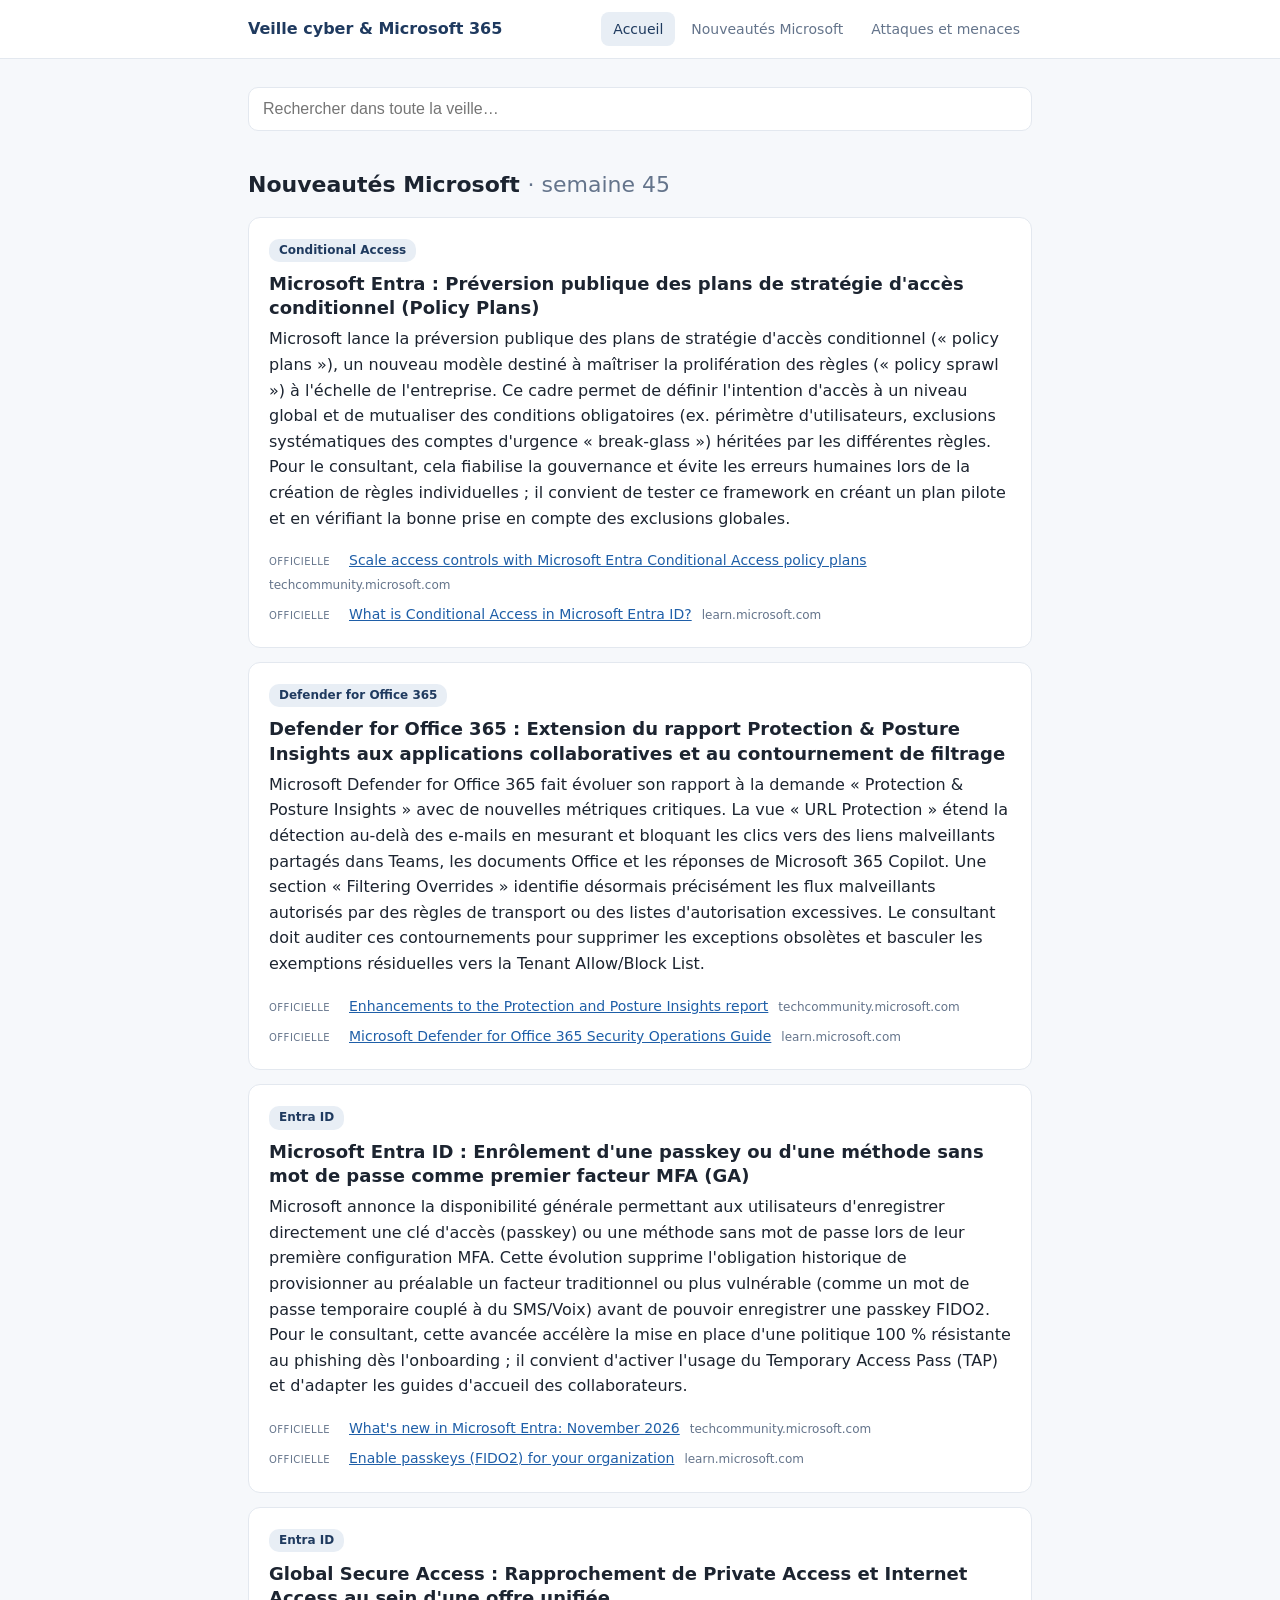
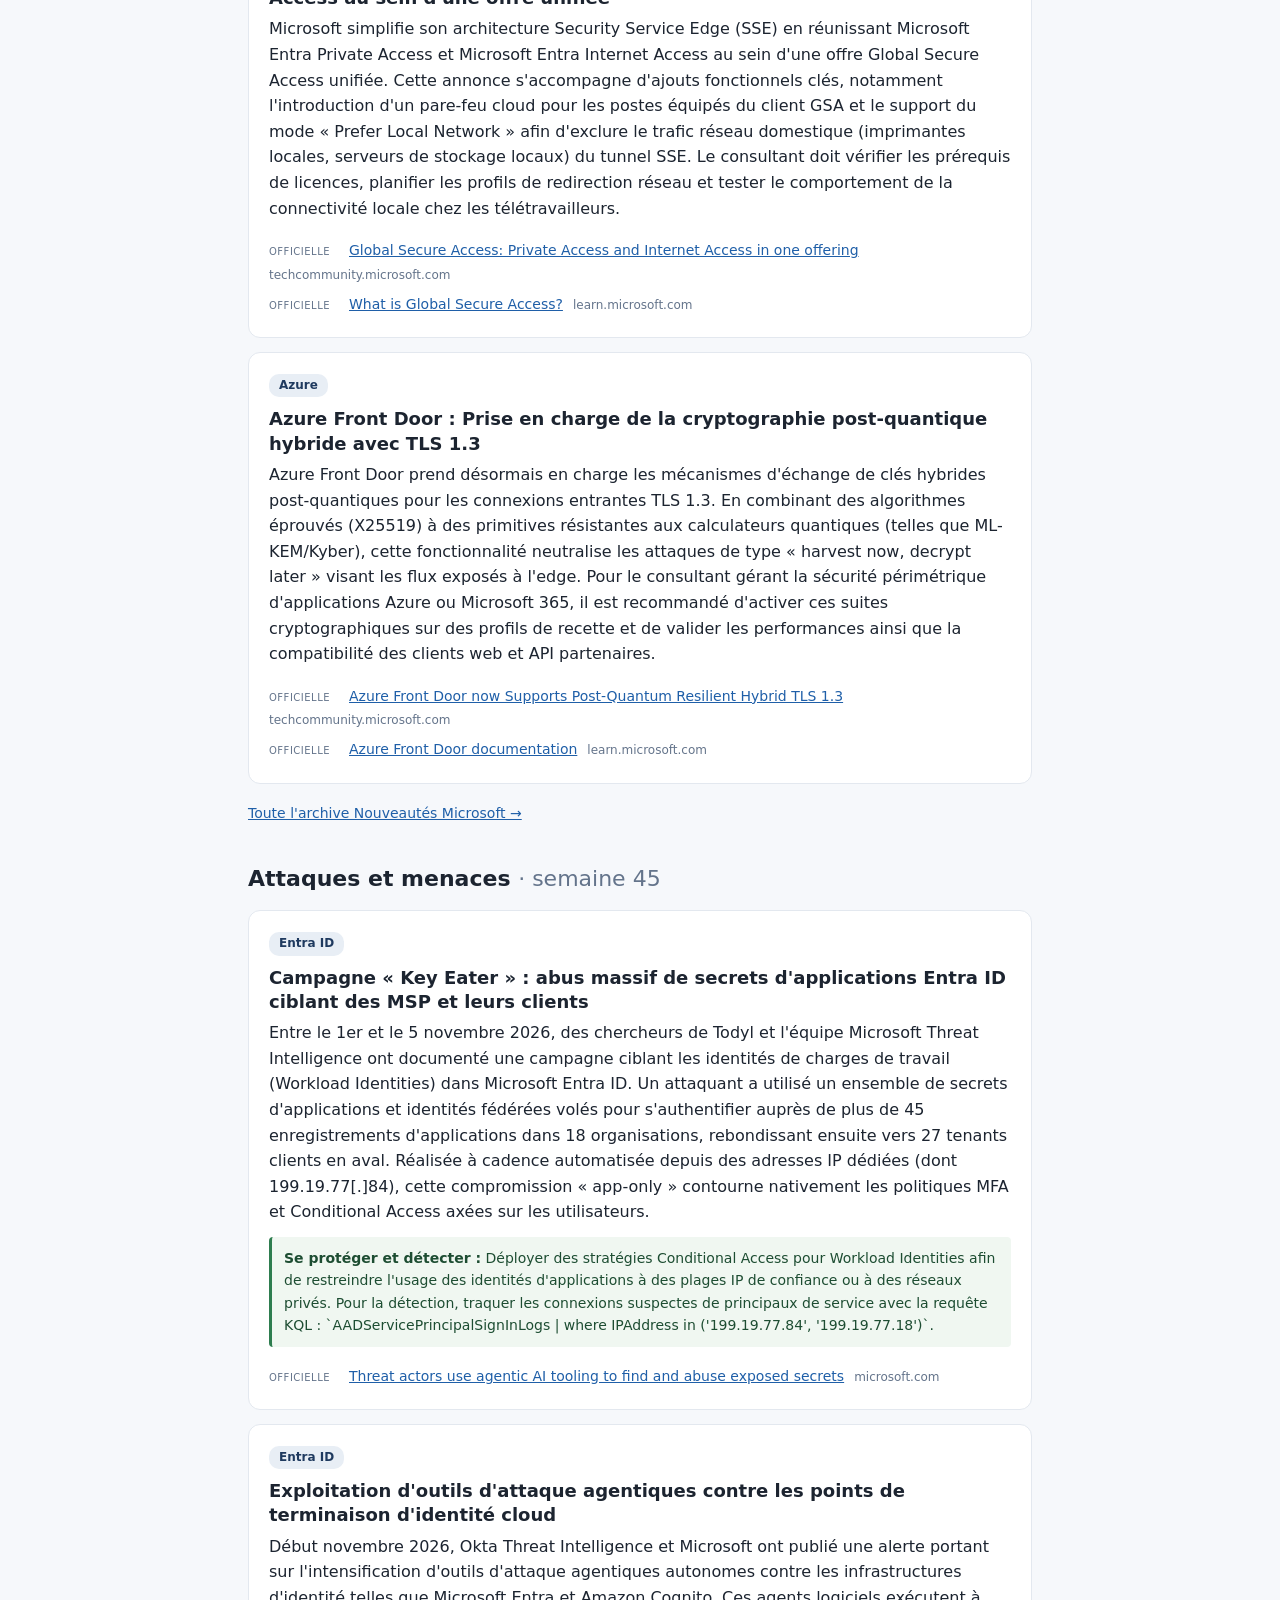
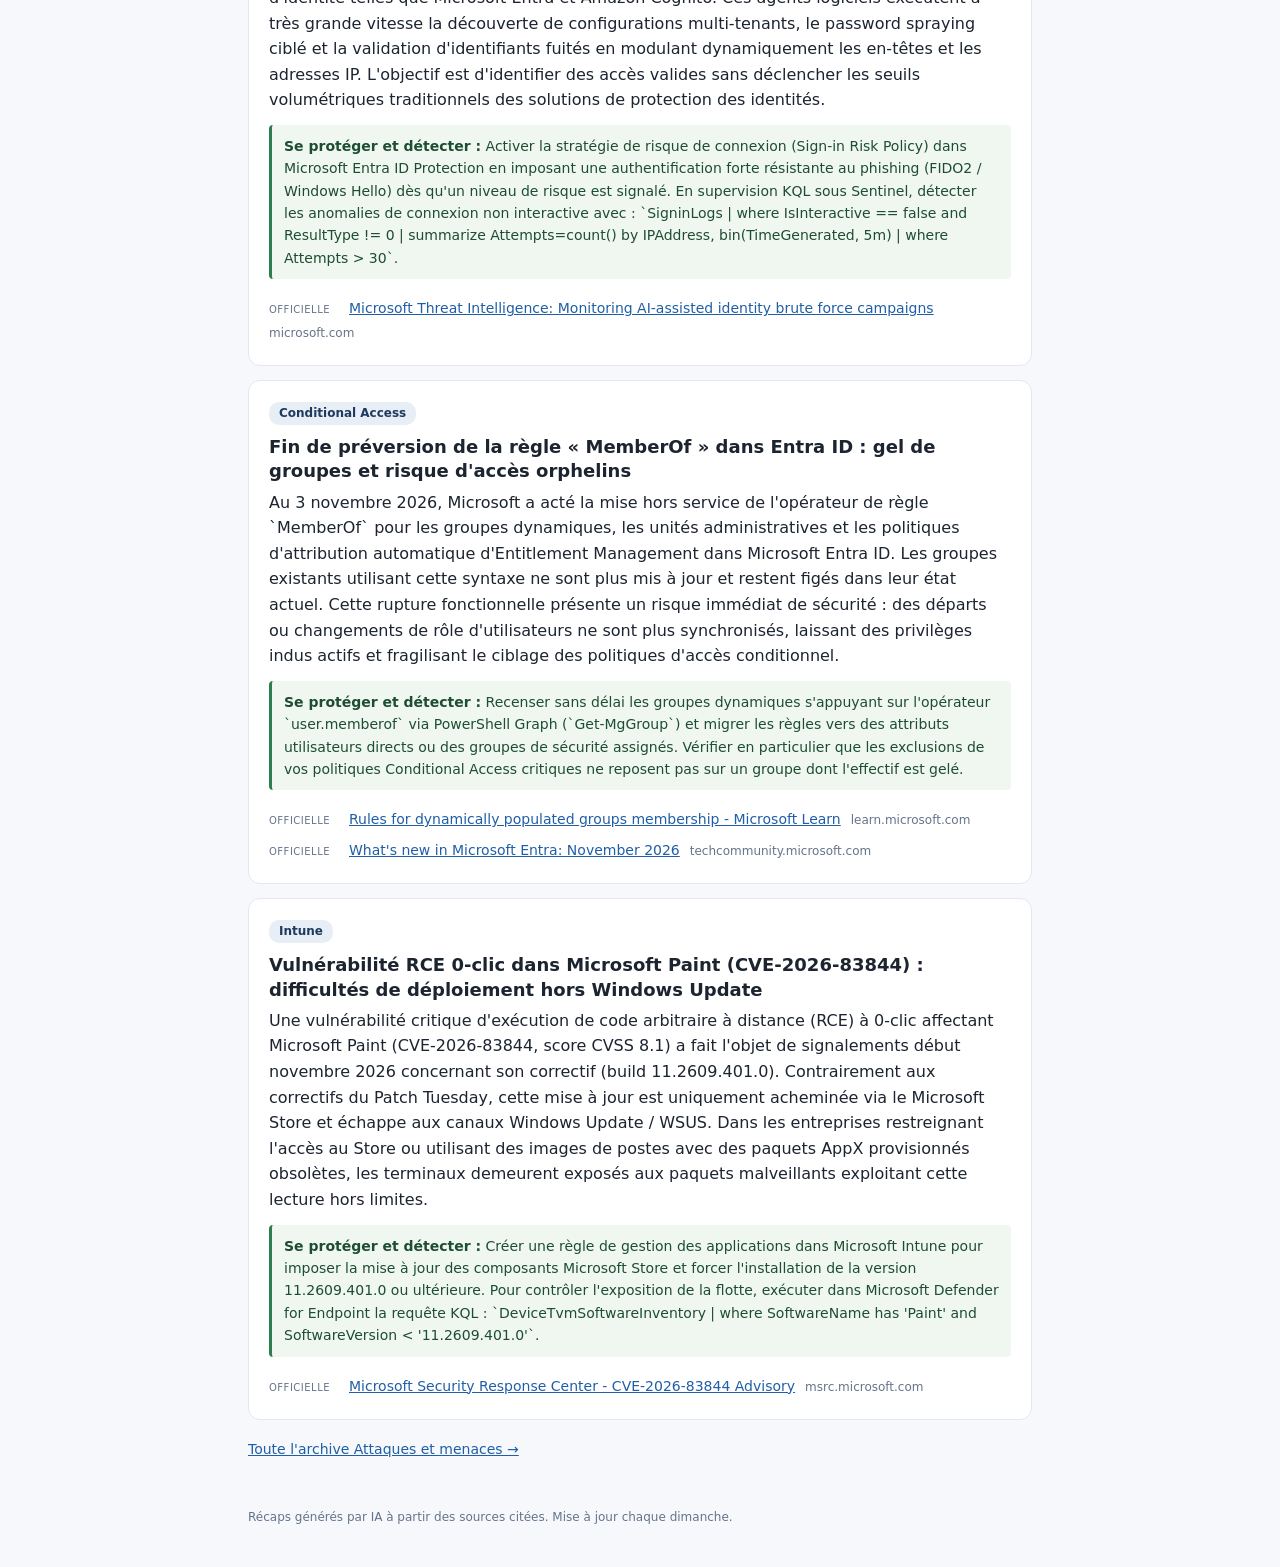
<file: docs/index.html>
<!doctype html>
<html lang="fr">
<head>
<meta charset="utf-8">
<meta name="viewport" content="width=device-width, initial-scale=1">
<meta http-equiv="Content-Security-Policy" content="default-src 'self'; script-src 'self'; style-src 'self'; img-src 'self' data:; connect-src 'self'; base-uri 'none'; form-action 'none'">
<meta name="referrer" content="no-referrer">
<title>Veille cyber &amp; Microsoft 365</title>
<link rel="stylesheet" href="assets/style.css">
</head>
<body>
<header class="top">
  <div class="wrap">
    <a class="brand" href="index.html">Veille cyber &amp; Microsoft 365</a>
    <nav>
      <a href="index.html" class="on">Accueil</a>
      <a href="microsoft/index.html" >Nouveautés Microsoft</a><a href="menaces/index.html" >Attaques et menaces</a>
    </nav>
  </div>
</header>
<main class="wrap">
<section class="search">
  <label for="q" class="sr">Rechercher dans la veille</label>
  <input id="q" type="search" placeholder="Rechercher dans toute la veille…" autocomplete="off">
  <ul id="results" class="results"></ul>
</section>

<section class="latest">
  <h2>Nouveautés Microsoft <span class="muted">· semaine 45</span></h2>
  <article class="item">
  <span class="tag">Conditional Access</span>
  <h3>Microsoft Entra : Préversion publique des plans de stratégie d&#39;accès conditionnel (Policy Plans)</h3>
  <p>Microsoft lance la préversion publique des plans de stratégie d&#39;accès conditionnel (« policy plans »), un nouveau modèle destiné à maîtriser la prolifération des règles (« policy sprawl ») à l&#39;échelle de l&#39;entreprise. Ce cadre permet de définir l&#39;intention d&#39;accès à un niveau global et de mutualiser des conditions obligatoires (ex. périmètre d&#39;utilisateurs, exclusions systématiques des comptes d&#39;urgence « break-glass ») héritées par les différentes règles. Pour le consultant, cela fiabilise la gouvernance et évite les erreurs humaines lors de la création de règles individuelles ; il convient de tester ce framework en créant un plan pilote et en vérifiant la bonne prise en compte des exclusions globales.</p>
  
  <ul class="sources">
    <li><span class="stype">officielle</span><a href="https://techcommunity.microsoft.com/blog/microsoft-entra-blog/scale-access-controls-with-microsoft-entra-conditional-access-policy-plans/4569647" target="_blank" rel="noopener noreferrer nofollow">Scale access controls with Microsoft Entra Conditional Access policy plans</a><span class="dom">techcommunity.microsoft.com</span></li><li><span class="stype">officielle</span><a href="https://learn.microsoft.com/en-us/entra/identity/conditional-access/overview" target="_blank" rel="noopener noreferrer nofollow">What is Conditional Access in Microsoft Entra ID?</a><span class="dom">learn.microsoft.com</span></li>
  </ul>
</article><article class="item">
  <span class="tag">Defender for Office 365</span>
  <h3>Defender for Office 365 : Extension du rapport Protection &amp; Posture Insights aux applications collaboratives et au contournement de filtrage</h3>
  <p>Microsoft Defender for Office 365 fait évoluer son rapport à la demande « Protection &amp; Posture Insights » avec de nouvelles métriques critiques. La vue « URL Protection » étend la détection au-delà des e-mails en mesurant et bloquant les clics vers des liens malveillants partagés dans Teams, les documents Office et les réponses de Microsoft 365 Copilot. Une section « Filtering Overrides » identifie désormais précisément les flux malveillants autorisés par des règles de transport ou des listes d&#39;autorisation excessives. Le consultant doit auditer ces contournements pour supprimer les exceptions obsolètes et basculer les exemptions résiduelles vers la Tenant Allow/Block List.</p>
  
  <ul class="sources">
    <li><span class="stype">officielle</span><a href="https://techcommunity.microsoft.com/blog/microsoftdefenderforoffice365blog/enhancements-to-the-protection-and-posture-insights-report/4568163" target="_blank" rel="noopener noreferrer nofollow">Enhancements to the Protection and Posture Insights report</a><span class="dom">techcommunity.microsoft.com</span></li><li><span class="stype">officielle</span><a href="https://learn.microsoft.com/en-us/defender-office-365/mdo-sec-ops-guide" target="_blank" rel="noopener noreferrer nofollow">Microsoft Defender for Office 365 Security Operations Guide</a><span class="dom">learn.microsoft.com</span></li>
  </ul>
</article><article class="item">
  <span class="tag">Entra ID</span>
  <h3>Microsoft Entra ID : Enrôlement d&#39;une passkey ou d&#39;une méthode sans mot de passe comme premier facteur MFA (GA)</h3>
  <p>Microsoft annonce la disponibilité générale permettant aux utilisateurs d&#39;enregistrer directement une clé d&#39;accès (passkey) ou une méthode sans mot de passe lors de leur première configuration MFA. Cette évolution supprime l&#39;obligation historique de provisionner au préalable un facteur traditionnel ou plus vulnérable (comme un mot de passe temporaire couplé à du SMS/Voix) avant de pouvoir enregistrer une passkey FIDO2. Pour le consultant, cette avancée accélère la mise en place d&#39;une politique 100 % résistante au phishing dès l&#39;onboarding ; il convient d&#39;activer l&#39;usage du Temporary Access Pass (TAP) et d&#39;adapter les guides d&#39;accueil des collaborateurs.</p>
  
  <ul class="sources">
    <li><span class="stype">officielle</span><a href="https://techcommunity.microsoft.com/blog/microsoft-entra-blog/what%E2%80%99s-new-in-microsoft-entra-november-2026/4556457" target="_blank" rel="noopener noreferrer nofollow">What&#39;s new in Microsoft Entra: November 2026</a><span class="dom">techcommunity.microsoft.com</span></li><li><span class="stype">officielle</span><a href="https://learn.microsoft.com/en-us/entra/identity/authentication/how-to-authentication-passkeys-fido2" target="_blank" rel="noopener noreferrer nofollow">Enable passkeys (FIDO2) for your organization</a><span class="dom">learn.microsoft.com</span></li>
  </ul>
</article><article class="item">
  <span class="tag">Entra ID</span>
  <h3>Global Secure Access : Rapprochement de Private Access et Internet Access au sein d&#39;une offre unifiée</h3>
  <p>Microsoft simplifie son architecture Security Service Edge (SSE) en réunissant Microsoft Entra Private Access et Microsoft Entra Internet Access au sein d&#39;une offre Global Secure Access unifiée. Cette annonce s&#39;accompagne d&#39;ajouts fonctionnels clés, notamment l&#39;introduction d&#39;un pare-feu cloud pour les postes équipés du client GSA et le support du mode « Prefer Local Network » afin d&#39;exclure le trafic réseau domestique (imprimantes locales, serveurs de stockage locaux) du tunnel SSE. Le consultant doit vérifier les prérequis de licences, planifier les profils de redirection réseau et tester le comportement de la connectivité locale chez les télétravailleurs.</p>
  
  <ul class="sources">
    <li><span class="stype">officielle</span><a href="https://techcommunity.microsoft.com/blog/microsoft-entra-blog/catch-microsoft-entra-at-ignite-2026/4513159" target="_blank" rel="noopener noreferrer nofollow">Global Secure Access: Private Access and Internet Access in one offering</a><span class="dom">techcommunity.microsoft.com</span></li><li><span class="stype">officielle</span><a href="https://learn.microsoft.com/en-us/entra/global-secure-access/overview-what-is-global-secure-access" target="_blank" rel="noopener noreferrer nofollow">What is Global Secure Access?</a><span class="dom">learn.microsoft.com</span></li>
  </ul>
</article><article class="item">
  <span class="tag">Azure</span>
  <h3>Azure Front Door : Prise en charge de la cryptographie post-quantique hybride avec TLS 1.3</h3>
  <p>Azure Front Door prend désormais en charge les mécanismes d&#39;échange de clés hybrides post-quantiques pour les connexions entrantes TLS 1.3. En combinant des algorithmes éprouvés (X25519) à des primitives résistantes aux calculateurs quantiques (telles que ML-KEM/Kyber), cette fonctionnalité neutralise les attaques de type « harvest now, decrypt later » visant les flux exposés à l&#39;edge. Pour le consultant gérant la sécurité périmétrique d&#39;applications Azure ou Microsoft 365, il est recommandé d&#39;activer ces suites cryptographiques sur des profils de recette et de valider les performances ainsi que la compatibilité des clients web et API partenaires.</p>
  
  <ul class="sources">
    <li><span class="stype">officielle</span><a href="https://techcommunity.microsoft.com/blog/post-quantum-crypto-tech-blog/azure-front-door-now-supports-post-quantum-resilient-hybrid-tls-1-3/4571081" target="_blank" rel="noopener noreferrer nofollow">Azure Front Door now Supports Post-Quantum Resilient Hybrid TLS 1.3</a><span class="dom">techcommunity.microsoft.com</span></li><li><span class="stype">officielle</span><a href="https://learn.microsoft.com/en-us/azure/frontdoor/front-door-overview" target="_blank" rel="noopener noreferrer nofollow">Azure Front Door documentation</a><span class="dom">learn.microsoft.com</span></li>
  </ul>
</article>
  <p><a class="more" href="microsoft/index.html">Toute l'archive Nouveautés Microsoft →</a></p>
</section>

<section class="latest">
  <h2>Attaques et menaces <span class="muted">· semaine 45</span></h2>
  <article class="item">
  <span class="tag">Entra ID</span>
  <h3>Campagne « Key Eater » : abus massif de secrets d&#39;applications Entra ID ciblant des MSP et leurs clients</h3>
  <p>Entre le 1er et le 5 novembre 2026, des chercheurs de Todyl et l&#39;équipe Microsoft Threat Intelligence ont documenté une campagne ciblant les identités de charges de travail (Workload Identities) dans Microsoft Entra ID. Un attaquant a utilisé un ensemble de secrets d&#39;applications et identités fédérées volés pour s&#39;authentifier auprès de plus de 45 enregistrements d&#39;applications dans 18 organisations, rebondissant ensuite vers 27 tenants clients en aval. Réalisée à cadence automatisée depuis des adresses IP dédiées (dont 199.19.77[.]84), cette compromission « app-only » contourne nativement les politiques MFA et Conditional Access axées sur les utilisateurs.</p>
  <div class="note"><strong>Se protéger et détecter :</strong> Déployer des stratégies Conditional Access pour Workload Identities afin de restreindre l&#39;usage des identités d&#39;applications à des plages IP de confiance ou à des réseaux privés. Pour la détection, traquer les connexions suspectes de principaux de service avec la requête KQL : `AADServicePrincipalSignInLogs | where IPAddress in (&#39;199.19.77.84&#39;, &#39;199.19.77.18&#39;)`.</div>
  <ul class="sources">
    <li><span class="stype">officielle</span><a href="https://www.microsoft.com/en-us/security/blog/" target="_blank" rel="noopener noreferrer nofollow">Threat actors use agentic AI tooling to find and abuse exposed secrets</a><span class="dom">microsoft.com</span></li>
  </ul>
</article><article class="item">
  <span class="tag">Entra ID</span>
  <h3>Exploitation d&#39;outils d&#39;attaque agentiques contre les points de terminaison d&#39;identité cloud</h3>
  <p>Début novembre 2026, Okta Threat Intelligence et Microsoft ont publié une alerte portant sur l&#39;intensification d&#39;outils d&#39;attaque agentiques autonomes contre les infrastructures d&#39;identité telles que Microsoft Entra et Amazon Cognito. Ces agents logiciels exécutent à très grande vitesse la découverte de configurations multi-tenants, le password spraying ciblé et la validation d&#39;identifiants fuités en modulant dynamiquement les en-têtes et les adresses IP. L&#39;objectif est d&#39;identifier des accès valides sans déclencher les seuils volumétriques traditionnels des solutions de protection des identités.</p>
  <div class="note"><strong>Se protéger et détecter :</strong> Activer la stratégie de risque de connexion (Sign-in Risk Policy) dans Microsoft Entra ID Protection en imposant une authentification forte résistante au phishing (FIDO2 / Windows Hello) dès qu&#39;un niveau de risque est signalé. En supervision KQL sous Sentinel, détecter les anomalies de connexion non interactive avec : `SigninLogs | where IsInteractive == false and ResultType != 0 | summarize Attempts=count() by IPAddress, bin(TimeGenerated, 5m) | where Attempts &gt; 30`.</div>
  <ul class="sources">
    <li><span class="stype">officielle</span><a href="https://www.microsoft.com/en-us/security/blog/" target="_blank" rel="noopener noreferrer nofollow">Microsoft Threat Intelligence: Monitoring AI-assisted identity brute force campaigns</a><span class="dom">microsoft.com</span></li>
  </ul>
</article><article class="item">
  <span class="tag">Conditional Access</span>
  <h3>Fin de préversion de la règle « MemberOf » dans Entra ID : gel de groupes et risque d&#39;accès orphelins</h3>
  <p>Au 3 novembre 2026, Microsoft a acté la mise hors service de l&#39;opérateur de règle `MemberOf` pour les groupes dynamiques, les unités administratives et les politiques d&#39;attribution automatique d&#39;Entitlement Management dans Microsoft Entra ID. Les groupes existants utilisant cette syntaxe ne sont plus mis à jour et restent figés dans leur état actuel. Cette rupture fonctionnelle présente un risque immédiat de sécurité : des départs ou changements de rôle d&#39;utilisateurs ne sont plus synchronisés, laissant des privilèges indus actifs et fragilisant le ciblage des politiques d&#39;accès conditionnel.</p>
  <div class="note"><strong>Se protéger et détecter :</strong> Recenser sans délai les groupes dynamiques s&#39;appuyant sur l&#39;opérateur `user.memberof` via PowerShell Graph (`Get-MgGroup`) et migrer les règles vers des attributs utilisateurs directs ou des groupes de sécurité assignés. Vérifier en particulier que les exclusions de vos politiques Conditional Access critiques ne reposent pas sur un groupe dont l&#39;effectif est gelé.</div>
  <ul class="sources">
    <li><span class="stype">officielle</span><a href="https://learn.microsoft.com/en-us/entra/identity/users/groups-dynamic-membership" target="_blank" rel="noopener noreferrer nofollow">Rules for dynamically populated groups membership - Microsoft Learn</a><span class="dom">learn.microsoft.com</span></li><li><span class="stype">officielle</span><a href="https://techcommunity.microsoft.com/blog/microsoft-security-blog/re-trusted-signing-is-now-open-for-individual-developers-to-sign-up-in-public-pr/4289000" target="_blank" rel="noopener noreferrer nofollow">What&#39;s new in Microsoft Entra: November 2026</a><span class="dom">techcommunity.microsoft.com</span></li>
  </ul>
</article><article class="item">
  <span class="tag">Intune</span>
  <h3>Vulnérabilité RCE 0-clic dans Microsoft Paint (CVE-2026-83844) : difficultés de déploiement hors Windows Update</h3>
  <p>Une vulnérabilité critique d&#39;exécution de code arbitraire à distance (RCE) à 0-clic affectant Microsoft Paint (CVE-2026-83844, score CVSS 8.1) a fait l&#39;objet de signalements début novembre 2026 concernant son correctif (build 11.2609.401.0). Contrairement aux correctifs du Patch Tuesday, cette mise à jour est uniquement acheminée via le Microsoft Store et échappe aux canaux Windows Update / WSUS. Dans les entreprises restreignant l&#39;accès au Store ou utilisant des images de postes avec des paquets AppX provisionnés obsolètes, les terminaux demeurent exposés aux paquets malveillants exploitant cette lecture hors limites.</p>
  <div class="note"><strong>Se protéger et détecter :</strong> Créer une règle de gestion des applications dans Microsoft Intune pour imposer la mise à jour des composants Microsoft Store et forcer l&#39;installation de la version 11.2609.401.0 ou ultérieure. Pour contrôler l&#39;exposition de la flotte, exécuter dans Microsoft Defender for Endpoint la requête KQL : `DeviceTvmSoftwareInventory | where SoftwareName has &#39;Paint&#39; and SoftwareVersion &lt; &#39;11.2609.401.0&#39;`.</div>
  <ul class="sources">
    <li><span class="stype">officielle</span><a href="https://msrc.microsoft.com/update-guide/vulnerability/CVE-2026-83844" target="_blank" rel="noopener noreferrer nofollow">Microsoft Security Response Center - CVE-2026-83844 Advisory</a><span class="dom">msrc.microsoft.com</span></li>
  </ul>
</article>
  <p><a class="more" href="menaces/index.html">Toute l'archive Attaques et menaces →</a></p>
</section>

</main>
<footer class="wrap foot">Récaps générés par IA à partir des sources citées. Mise à jour chaque dimanche.</footer>
<script src="assets/search.js" defer></script>
</body>
</html>
</file>
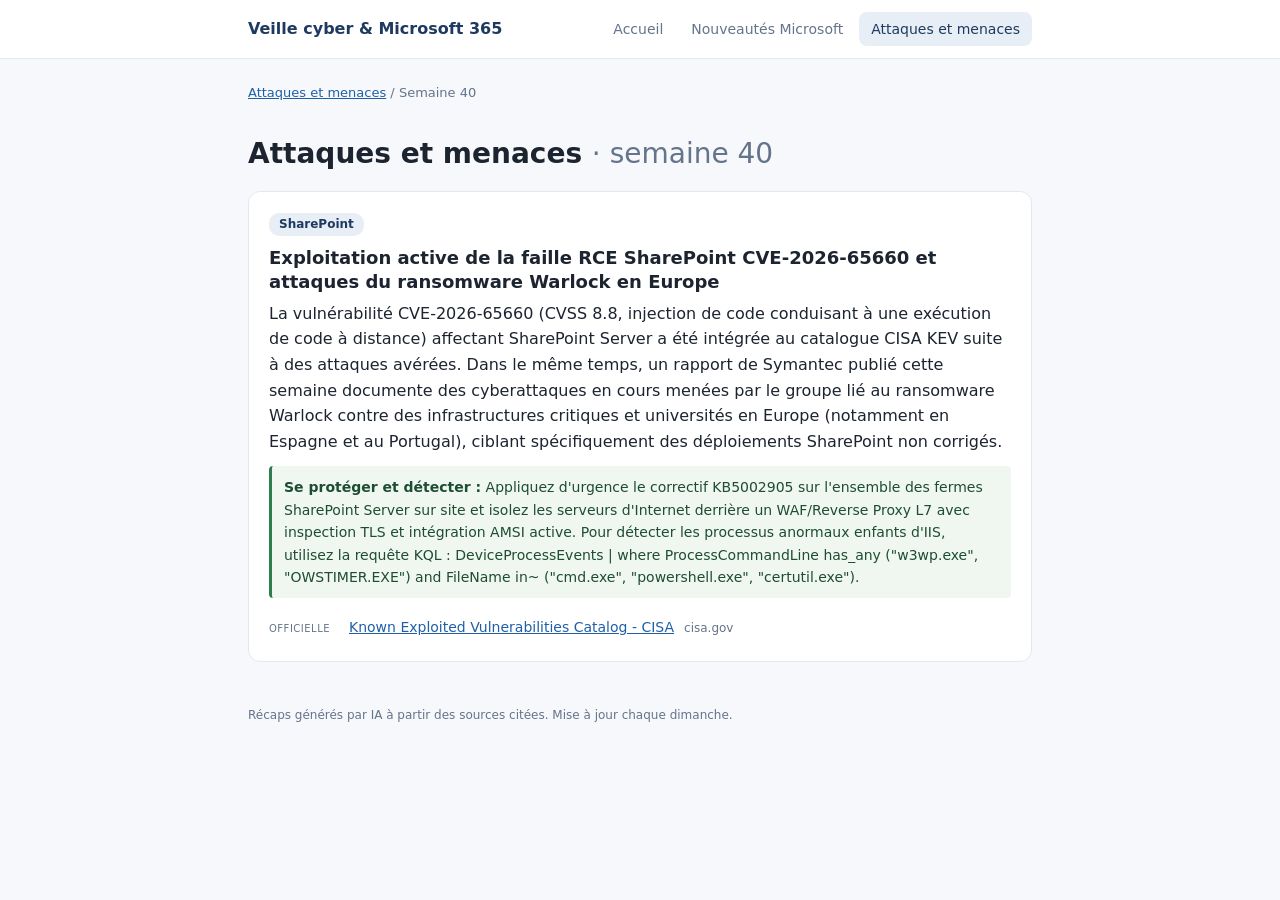
<file: docs/menaces/2026-W40.html>
<!doctype html>
<html lang="fr">
<head>
<meta charset="utf-8">
<meta name="viewport" content="width=device-width, initial-scale=1">
<meta http-equiv="Content-Security-Policy" content="default-src 'self'; script-src 'self'; style-src 'self'; img-src 'self' data:; connect-src 'self'; base-uri 'none'; form-action 'none'">
<meta name="referrer" content="no-referrer">
<title>Attaques et menaces – 2026-W40 · Veille cyber &amp; Microsoft 365</title>
<link rel="stylesheet" href="../assets/style.css">
</head>
<body>
<header class="top">
  <div class="wrap">
    <a class="brand" href="../index.html">Veille cyber &amp; Microsoft 365</a>
    <nav>
      <a href="../index.html" >Accueil</a>
      <a href="../microsoft/index.html" >Nouveautés Microsoft</a><a href="../menaces/index.html" class="on">Attaques et menaces</a>
    </nav>
  </div>
</header>
<main class="wrap">
<p class="crumb"><a href="index.html">Attaques et menaces</a> / Semaine 40</p>
<h1>Attaques et menaces <span class="muted">· semaine 40</span></h1>

<article class="item">
  <span class="tag">SharePoint</span>
  <h3>Exploitation active de la faille RCE SharePoint CVE-2026-65660 et attaques du ransomware Warlock en Europe</h3>
  <p>La vulnérabilité CVE-2026-65660 (CVSS 8.8, injection de code conduisant à une exécution de code à distance) affectant SharePoint Server a été intégrée au catalogue CISA KEV suite à des attaques avérées. Dans le même temps, un rapport de Symantec publié cette semaine documente des cyberattaques en cours menées par le groupe lié au ransomware Warlock contre des infrastructures critiques et universités en Europe (notamment en Espagne et au Portugal), ciblant spécifiquement des déploiements SharePoint non corrigés.</p>
  <div class="note"><strong>Se protéger et détecter :</strong> Appliquez d&#39;urgence le correctif KB5002905 sur l&#39;ensemble des fermes SharePoint Server sur site et isolez les serveurs d&#39;Internet derrière un WAF/Reverse Proxy L7 avec inspection TLS et intégration AMSI active. Pour détecter les processus anormaux enfants d&#39;IIS, utilisez la requête KQL : DeviceProcessEvents | where ProcessCommandLine has_any (&#34;w3wp.exe&#34;, &#34;OWSTIMER.EXE&#34;) and FileName in~ (&#34;cmd.exe&#34;, &#34;powershell.exe&#34;, &#34;certutil.exe&#34;).</div>
  <ul class="sources">
    <li><span class="stype">officielle</span><a href="https://www.cisa.gov/known-exploited-vulnerabilities-catalog" target="_blank" rel="noopener noreferrer nofollow">Known Exploited Vulnerabilities Catalog - CISA</a><span class="dom">cisa.gov</span></li>
  </ul>
</article>
</main>
<footer class="wrap foot">Récaps générés par IA à partir des sources citées. Mise à jour chaque dimanche.</footer>

</body>
</html>
</file>
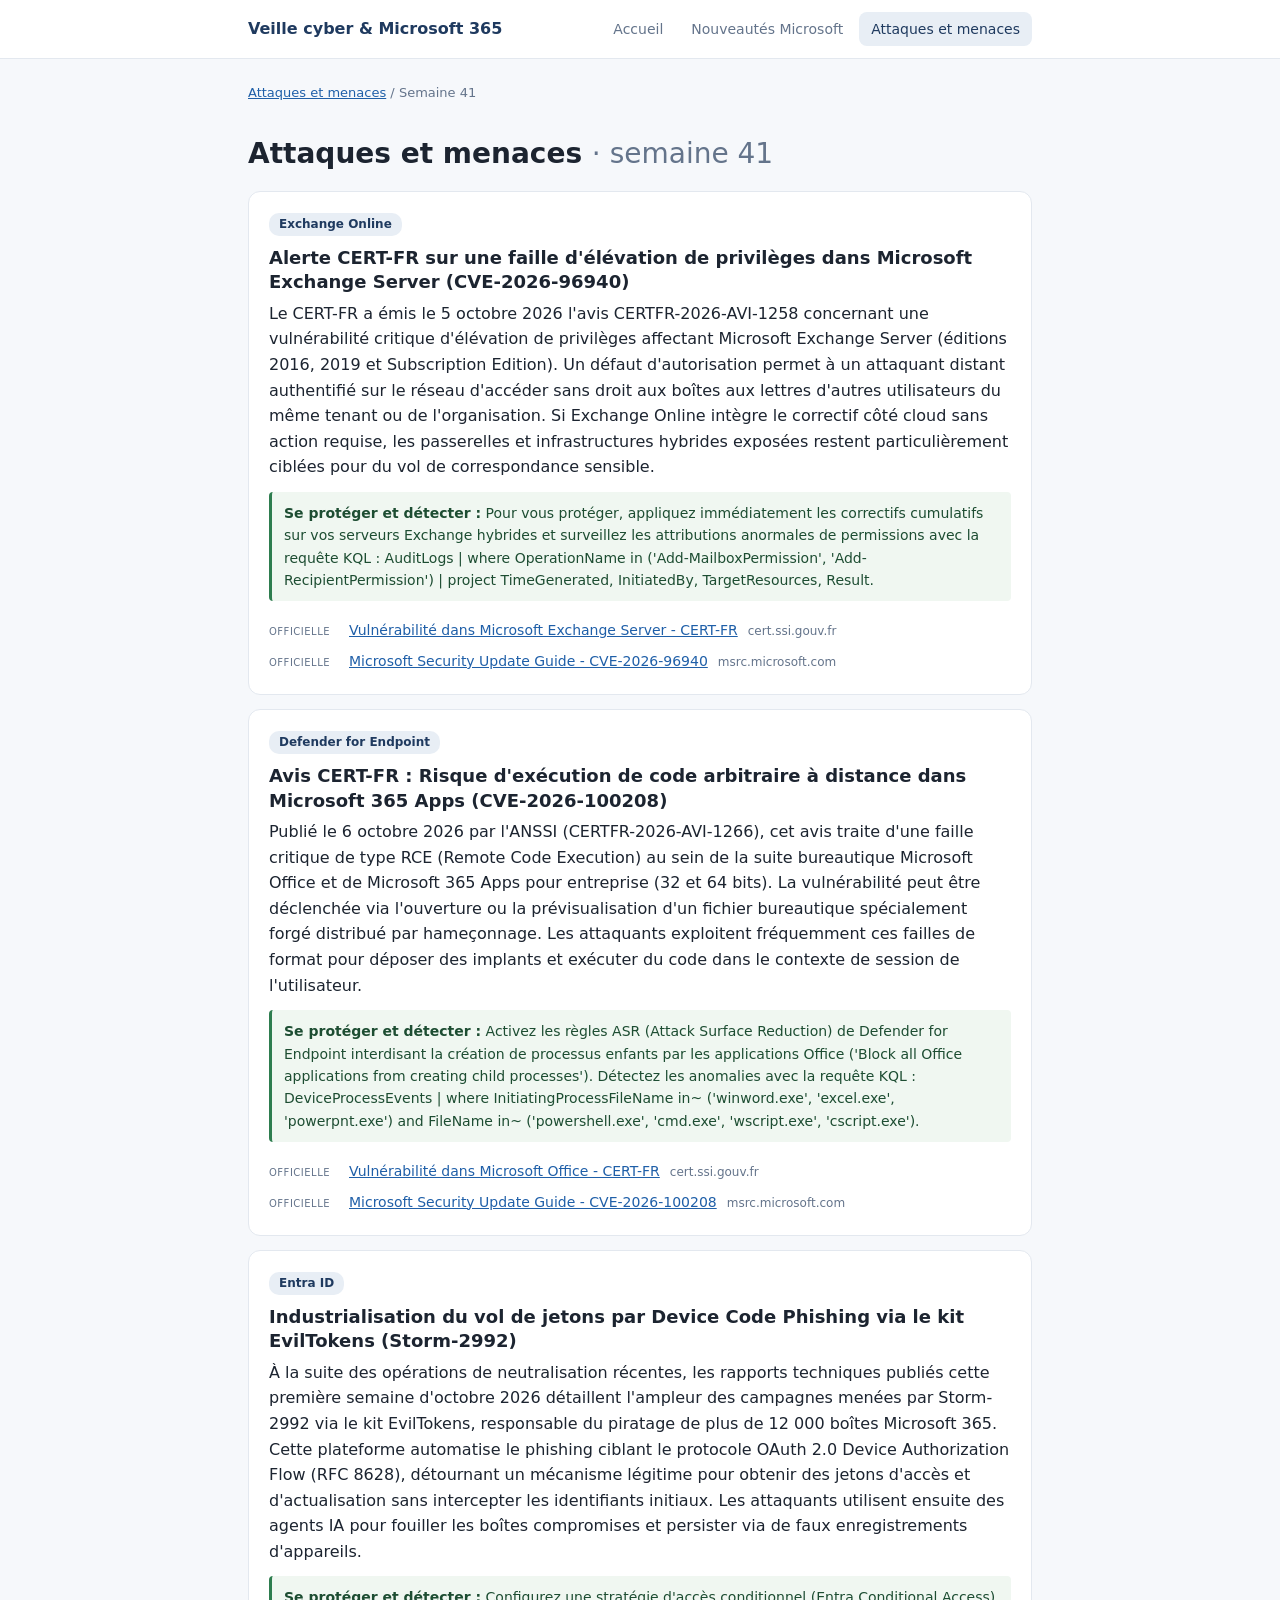
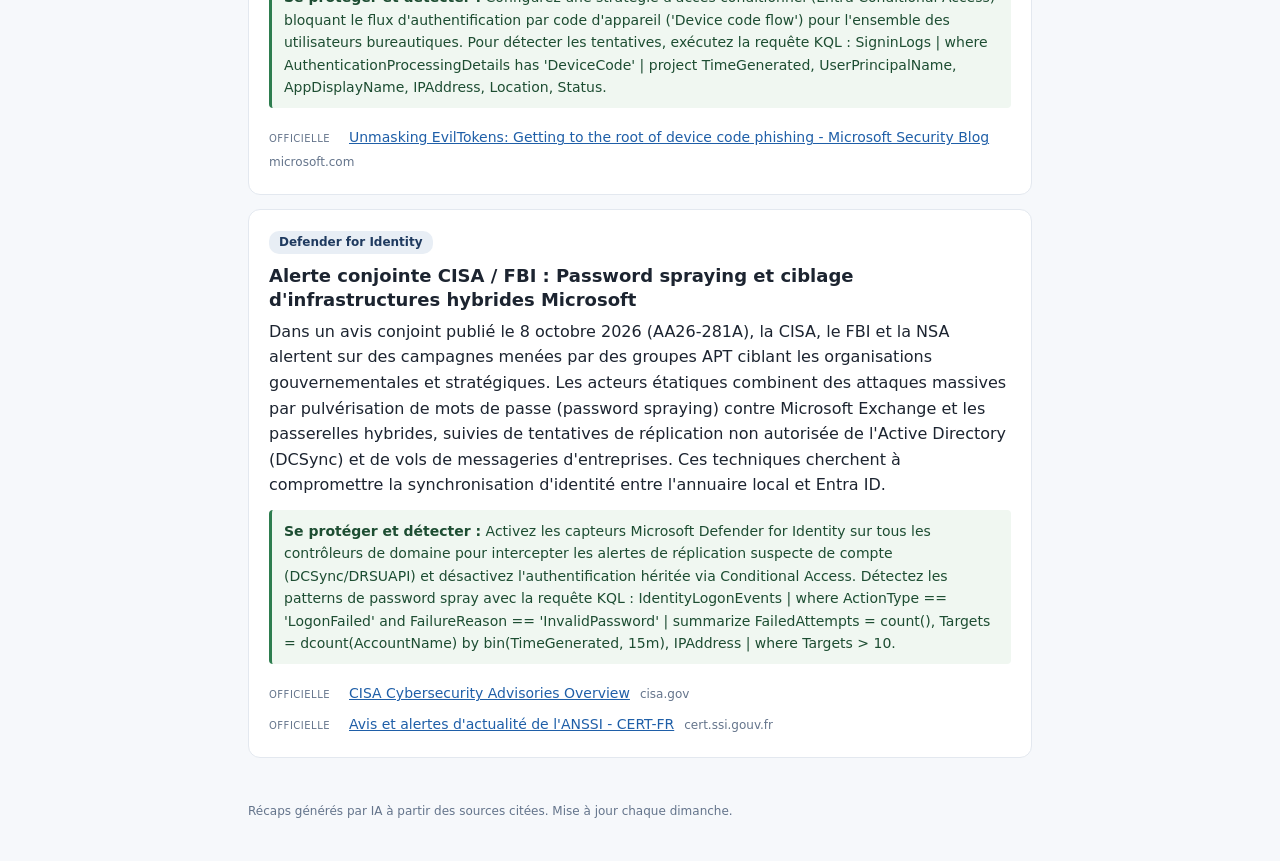
<file: docs/menaces/2026-W41.html>
<!doctype html>
<html lang="fr">
<head>
<meta charset="utf-8">
<meta name="viewport" content="width=device-width, initial-scale=1">
<meta http-equiv="Content-Security-Policy" content="default-src 'self'; script-src 'self'; style-src 'self'; img-src 'self' data:; connect-src 'self'; base-uri 'none'; form-action 'none'">
<meta name="referrer" content="no-referrer">
<title>Attaques et menaces – 2026-W41 · Veille cyber &amp; Microsoft 365</title>
<link rel="stylesheet" href="../assets/style.css">
</head>
<body>
<header class="top">
  <div class="wrap">
    <a class="brand" href="../index.html">Veille cyber &amp; Microsoft 365</a>
    <nav>
      <a href="../index.html" >Accueil</a>
      <a href="../microsoft/index.html" >Nouveautés Microsoft</a><a href="../menaces/index.html" class="on">Attaques et menaces</a>
    </nav>
  </div>
</header>
<main class="wrap">
<p class="crumb"><a href="index.html">Attaques et menaces</a> / Semaine 41</p>
<h1>Attaques et menaces <span class="muted">· semaine 41</span></h1>

<article class="item">
  <span class="tag">Exchange Online</span>
  <h3>Alerte CERT-FR sur une faille d&#39;élévation de privilèges dans Microsoft Exchange Server (CVE-2026-96940)</h3>
  <p>Le CERT-FR a émis le 5 octobre 2026 l&#39;avis CERTFR-2026-AVI-1258 concernant une vulnérabilité critique d&#39;élévation de privilèges affectant Microsoft Exchange Server (éditions 2016, 2019 et Subscription Edition). Un défaut d&#39;autorisation permet à un attaquant distant authentifié sur le réseau d&#39;accéder sans droit aux boîtes aux lettres d&#39;autres utilisateurs du même tenant ou de l&#39;organisation. Si Exchange Online intègre le correctif côté cloud sans action requise, les passerelles et infrastructures hybrides exposées restent particulièrement ciblées pour du vol de correspondance sensible.</p>
  <div class="note"><strong>Se protéger et détecter :</strong> Pour vous protéger, appliquez immédiatement les correctifs cumulatifs sur vos serveurs Exchange hybrides et surveillez les attributions anormales de permissions avec la requête KQL : AuditLogs | where OperationName in (&#39;Add-MailboxPermission&#39;, &#39;Add-RecipientPermission&#39;) | project TimeGenerated, InitiatedBy, TargetResources, Result.</div>
  <ul class="sources">
    <li><span class="stype">officielle</span><a href="https://www.cert.ssi.gouv.fr/avis/CERTFR-2026-AVI-1258/" target="_blank" rel="noopener noreferrer nofollow">Vulnérabilité dans Microsoft Exchange Server - CERT-FR</a><span class="dom">cert.ssi.gouv.fr</span></li><li><span class="stype">officielle</span><a href="https://msrc.microsoft.com/update-guide/vulnerability/CVE-2026-96940" target="_blank" rel="noopener noreferrer nofollow">Microsoft Security Update Guide - CVE-2026-96940</a><span class="dom">msrc.microsoft.com</span></li>
  </ul>
</article><article class="item">
  <span class="tag">Defender for Endpoint</span>
  <h3>Avis CERT-FR : Risque d&#39;exécution de code arbitraire à distance dans Microsoft 365 Apps (CVE-2026-100208)</h3>
  <p>Publié le 6 octobre 2026 par l&#39;ANSSI (CERTFR-2026-AVI-1266), cet avis traite d&#39;une faille critique de type RCE (Remote Code Execution) au sein de la suite bureautique Microsoft Office et de Microsoft 365 Apps pour entreprise (32 et 64 bits). La vulnérabilité peut être déclenchée via l&#39;ouverture ou la prévisualisation d&#39;un fichier bureautique spécialement forgé distribué par hameçonnage. Les attaquants exploitent fréquemment ces failles de format pour déposer des implants et exécuter du code dans le contexte de session de l&#39;utilisateur.</p>
  <div class="note"><strong>Se protéger et détecter :</strong> Activez les règles ASR (Attack Surface Reduction) de Defender for Endpoint interdisant la création de processus enfants par les applications Office (&#39;Block all Office applications from creating child processes&#39;). Détectez les anomalies avec la requête KQL : DeviceProcessEvents | where InitiatingProcessFileName in~ (&#39;winword.exe&#39;, &#39;excel.exe&#39;, &#39;powerpnt.exe&#39;) and FileName in~ (&#39;powershell.exe&#39;, &#39;cmd.exe&#39;, &#39;wscript.exe&#39;, &#39;cscript.exe&#39;).</div>
  <ul class="sources">
    <li><span class="stype">officielle</span><a href="https://www.cert.ssi.gouv.fr/avis/CERTFR-2026-AVI-1266/" target="_blank" rel="noopener noreferrer nofollow">Vulnérabilité dans Microsoft Office - CERT-FR</a><span class="dom">cert.ssi.gouv.fr</span></li><li><span class="stype">officielle</span><a href="https://msrc.microsoft.com/update-guide/vulnerability/CVE-2026-100208" target="_blank" rel="noopener noreferrer nofollow">Microsoft Security Update Guide - CVE-2026-100208</a><span class="dom">msrc.microsoft.com</span></li>
  </ul>
</article><article class="item">
  <span class="tag">Entra ID</span>
  <h3>Industrialisation du vol de jetons par Device Code Phishing via le kit EvilTokens (Storm-2992)</h3>
  <p>À la suite des opérations de neutralisation récentes, les rapports techniques publiés cette première semaine d&#39;octobre 2026 détaillent l&#39;ampleur des campagnes menées par Storm-2992 via le kit EvilTokens, responsable du piratage de plus de 12 000 boîtes Microsoft 365. Cette plateforme automatise le phishing ciblant le protocole OAuth 2.0 Device Authorization Flow (RFC 8628), détournant un mécanisme légitime pour obtenir des jetons d&#39;accès et d&#39;actualisation sans intercepter les identifiants initiaux. Les attaquants utilisent ensuite des agents IA pour fouiller les boîtes compromises et persister via de faux enregistrements d&#39;appareils.</p>
  <div class="note"><strong>Se protéger et détecter :</strong> Configurez une stratégie d&#39;accès conditionnel (Entra Conditional Access) bloquant le flux d&#39;authentification par code d&#39;appareil (&#39;Device code flow&#39;) pour l&#39;ensemble des utilisateurs bureautiques. Pour détecter les tentatives, exécutez la requête KQL : SigninLogs | where AuthenticationProcessingDetails has &#39;DeviceCode&#39; | project TimeGenerated, UserPrincipalName, AppDisplayName, IPAddress, Location, Status.</div>
  <ul class="sources">
    <li><span class="stype">officielle</span><a href="https://www.microsoft.com/en-us/security/blog/2026/09/22/unmasking-eviltokens-getting-to-the-root-of-device-code-phishing/" target="_blank" rel="noopener noreferrer nofollow">Unmasking EvilTokens: Getting to the root of device code phishing - Microsoft Security Blog</a><span class="dom">microsoft.com</span></li>
  </ul>
</article><article class="item">
  <span class="tag">Defender for Identity</span>
  <h3>Alerte conjointe CISA / FBI : Password spraying et ciblage d&#39;infrastructures hybrides Microsoft</h3>
  <p>Dans un avis conjoint publié le 8 octobre 2026 (AA26-281A), la CISA, le FBI et la NSA alertent sur des campagnes menées par des groupes APT ciblant les organisations gouvernementales et stratégiques. Les acteurs étatiques combinent des attaques massives par pulvérisation de mots de passe (password spraying) contre Microsoft Exchange et les passerelles hybrides, suivies de tentatives de réplication non autorisée de l&#39;Active Directory (DCSync) et de vols de messageries d&#39;entreprises. Ces techniques cherchent à compromettre la synchronisation d&#39;identité entre l&#39;annuaire local et Entra ID.</p>
  <div class="note"><strong>Se protéger et détecter :</strong> Activez les capteurs Microsoft Defender for Identity sur tous les contrôleurs de domaine pour intercepter les alertes de réplication suspecte de compte (DCSync/DRSUAPI) et désactivez l&#39;authentification héritée via Conditional Access. Détectez les patterns de password spray avec la requête KQL : IdentityLogonEvents | where ActionType == &#39;LogonFailed&#39; and FailureReason == &#39;InvalidPassword&#39; | summarize FailedAttempts = count(), Targets = dcount(AccountName) by bin(TimeGenerated, 15m), IPAddress | where Targets &gt; 10.</div>
  <ul class="sources">
    <li><span class="stype">officielle</span><a href="https://www.cisa.gov/news-events/cybersecurity-advisories" target="_blank" rel="noopener noreferrer nofollow">CISA Cybersecurity Advisories Overview</a><span class="dom">cisa.gov</span></li><li><span class="stype">officielle</span><a href="https://www.cert.ssi.gouv.fr/" target="_blank" rel="noopener noreferrer nofollow">Avis et alertes d&#39;actualité de l&#39;ANSSI - CERT-FR</a><span class="dom">cert.ssi.gouv.fr</span></li>
  </ul>
</article>
</main>
<footer class="wrap foot">Récaps générés par IA à partir des sources citées. Mise à jour chaque dimanche.</footer>

</body>
</html>
</file>
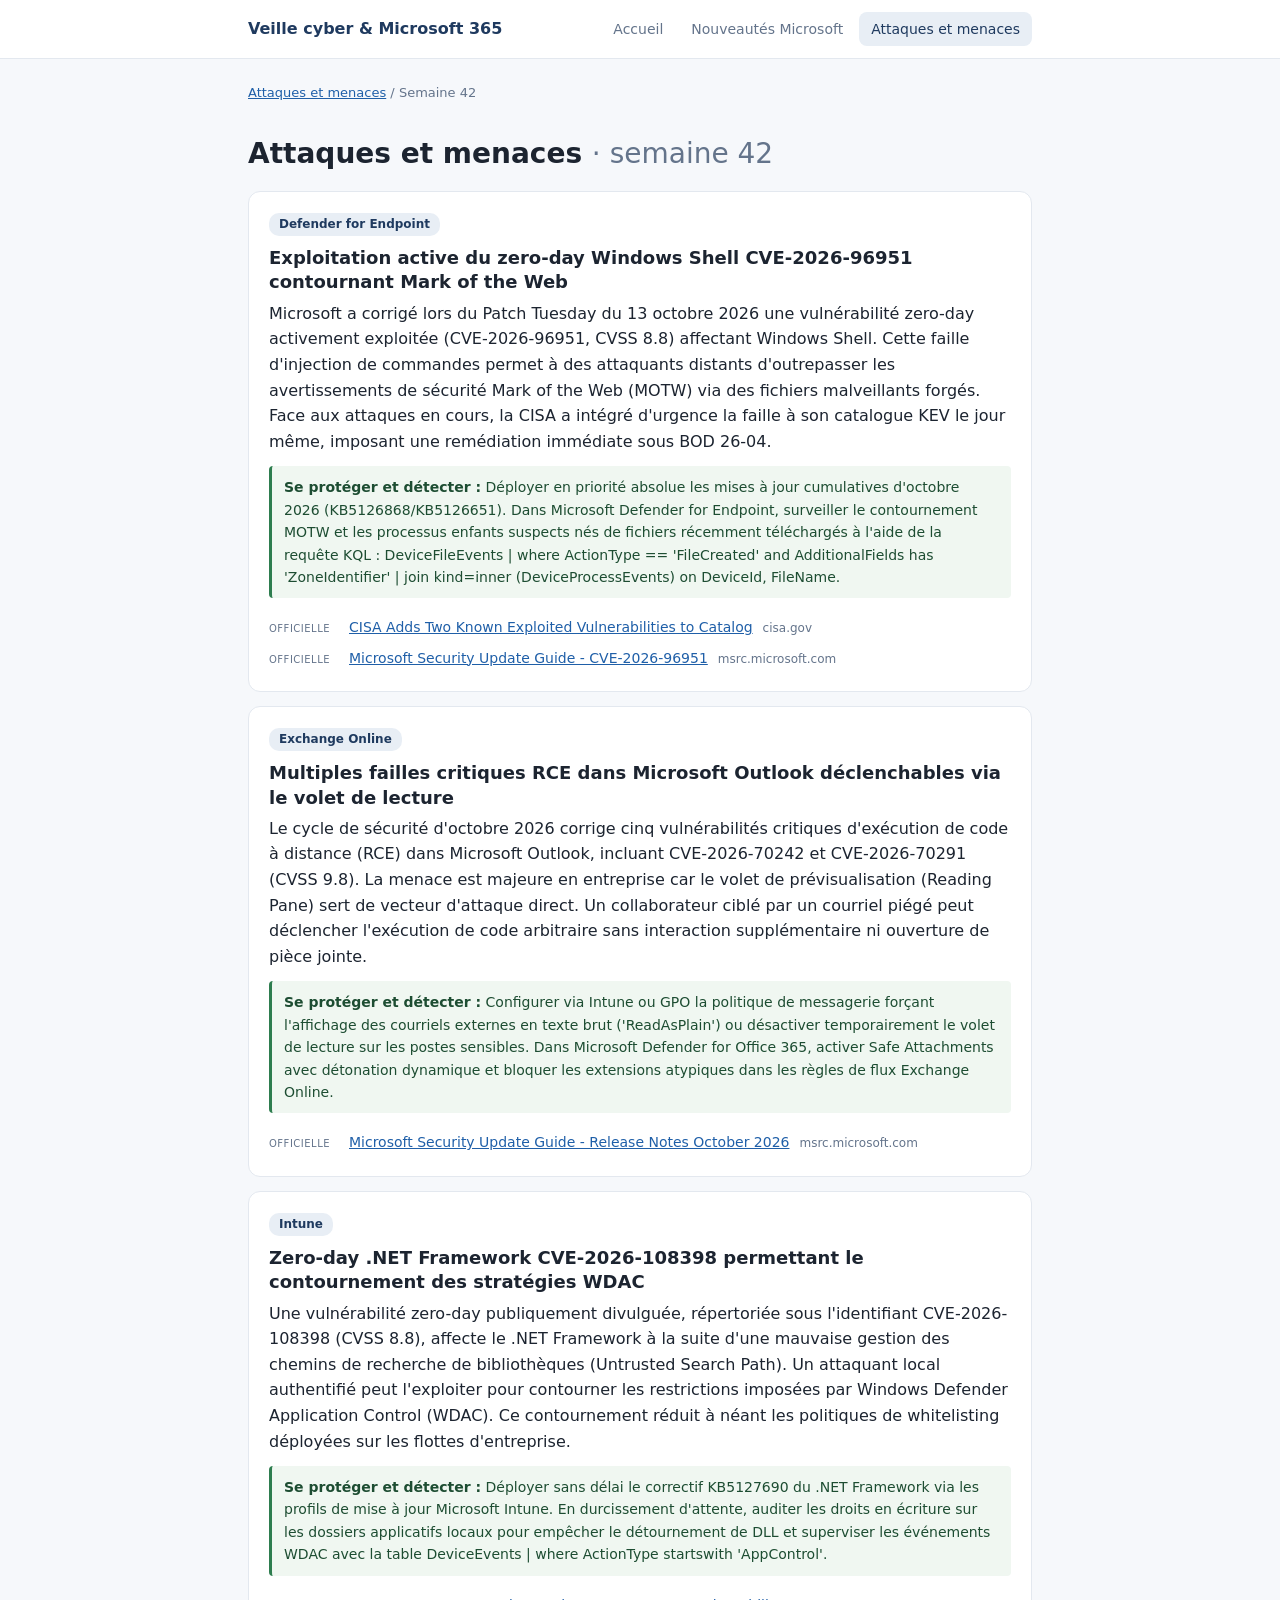
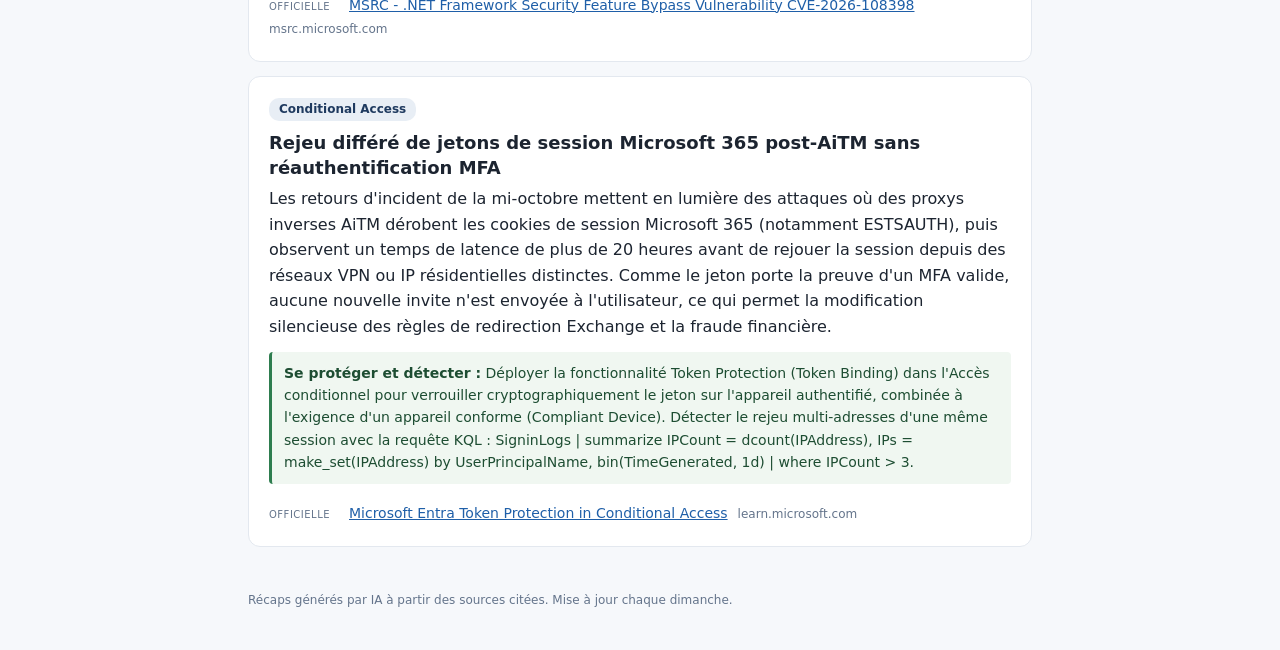
<file: docs/menaces/2026-W42.html>
<!doctype html>
<html lang="fr">
<head>
<meta charset="utf-8">
<meta name="viewport" content="width=device-width, initial-scale=1">
<meta http-equiv="Content-Security-Policy" content="default-src 'self'; script-src 'self'; style-src 'self'; img-src 'self' data:; connect-src 'self'; base-uri 'none'; form-action 'none'">
<meta name="referrer" content="no-referrer">
<title>Attaques et menaces – 2026-W42 · Veille cyber &amp; Microsoft 365</title>
<link rel="stylesheet" href="../assets/style.css">
</head>
<body>
<header class="top">
  <div class="wrap">
    <a class="brand" href="../index.html">Veille cyber &amp; Microsoft 365</a>
    <nav>
      <a href="../index.html" >Accueil</a>
      <a href="../microsoft/index.html" >Nouveautés Microsoft</a><a href="../menaces/index.html" class="on">Attaques et menaces</a>
    </nav>
  </div>
</header>
<main class="wrap">
<p class="crumb"><a href="index.html">Attaques et menaces</a> / Semaine 42</p>
<h1>Attaques et menaces <span class="muted">· semaine 42</span></h1>

<article class="item">
  <span class="tag">Defender for Endpoint</span>
  <h3>Exploitation active du zero-day Windows Shell CVE-2026-96951 contournant Mark of the Web</h3>
  <p>Microsoft a corrigé lors du Patch Tuesday du 13 octobre 2026 une vulnérabilité zero-day activement exploitée (CVE-2026-96951, CVSS 8.8) affectant Windows Shell. Cette faille d&#39;injection de commandes permet à des attaquants distants d&#39;outrepasser les avertissements de sécurité Mark of the Web (MOTW) via des fichiers malveillants forgés. Face aux attaques en cours, la CISA a intégré d&#39;urgence la faille à son catalogue KEV le jour même, imposant une remédiation immédiate sous BOD 26-04.</p>
  <div class="note"><strong>Se protéger et détecter :</strong> Déployer en priorité absolue les mises à jour cumulatives d&#39;octobre 2026 (KB5126868/KB5126651). Dans Microsoft Defender for Endpoint, surveiller le contournement MOTW et les processus enfants suspects nés de fichiers récemment téléchargés à l&#39;aide de la requête KQL : DeviceFileEvents | where ActionType == &#39;FileCreated&#39; and AdditionalFields has &#39;ZoneIdentifier&#39; | join kind=inner (DeviceProcessEvents) on DeviceId, FileName.</div>
  <ul class="sources">
    <li><span class="stype">officielle</span><a href="https://www.cisa.gov/known-exploited-vulnerabilities-catalog" target="_blank" rel="noopener noreferrer nofollow">CISA Adds Two Known Exploited Vulnerabilities to Catalog</a><span class="dom">cisa.gov</span></li><li><span class="stype">officielle</span><a href="https://msrc.microsoft.com/update-guide/vulnerability/CVE-2026-96951" target="_blank" rel="noopener noreferrer nofollow">Microsoft Security Update Guide - CVE-2026-96951</a><span class="dom">msrc.microsoft.com</span></li>
  </ul>
</article><article class="item">
  <span class="tag">Exchange Online</span>
  <h3>Multiples failles critiques RCE dans Microsoft Outlook déclenchables via le volet de lecture</h3>
  <p>Le cycle de sécurité d&#39;octobre 2026 corrige cinq vulnérabilités critiques d&#39;exécution de code à distance (RCE) dans Microsoft Outlook, incluant CVE-2026-70242 et CVE-2026-70291 (CVSS 9.8). La menace est majeure en entreprise car le volet de prévisualisation (Reading Pane) sert de vecteur d&#39;attaque direct. Un collaborateur ciblé par un courriel piégé peut déclencher l&#39;exécution de code arbitraire sans interaction supplémentaire ni ouverture de pièce jointe.</p>
  <div class="note"><strong>Se protéger et détecter :</strong> Configurer via Intune ou GPO la politique de messagerie forçant l&#39;affichage des courriels externes en texte brut (&#39;ReadAsPlain&#39;) ou désactiver temporairement le volet de lecture sur les postes sensibles. Dans Microsoft Defender for Office 365, activer Safe Attachments avec détonation dynamique et bloquer les extensions atypiques dans les règles de flux Exchange Online.</div>
  <ul class="sources">
    <li><span class="stype">officielle</span><a href="https://msrc.microsoft.com/update-guide/releaseNote/2026-Oct" target="_blank" rel="noopener noreferrer nofollow">Microsoft Security Update Guide - Release Notes October 2026</a><span class="dom">msrc.microsoft.com</span></li>
  </ul>
</article><article class="item">
  <span class="tag">Intune</span>
  <h3>Zero-day .NET Framework CVE-2026-108398 permettant le contournement des stratégies WDAC</h3>
  <p>Une vulnérabilité zero-day publiquement divulguée, répertoriée sous l&#39;identifiant CVE-2026-108398 (CVSS 8.8), affecte le .NET Framework à la suite d&#39;une mauvaise gestion des chemins de recherche de bibliothèques (Untrusted Search Path). Un attaquant local authentifié peut l&#39;exploiter pour contourner les restrictions imposées par Windows Defender Application Control (WDAC). Ce contournement réduit à néant les politiques de whitelisting déployées sur les flottes d&#39;entreprise.</p>
  <div class="note"><strong>Se protéger et détecter :</strong> Déployer sans délai le correctif KB5127690 du .NET Framework via les profils de mise à jour Microsoft Intune. En durcissement d&#39;attente, auditer les droits en écriture sur les dossiers applicatifs locaux pour empêcher le détournement de DLL et superviser les événements WDAC avec la table DeviceEvents | where ActionType startswith &#39;AppControl&#39;.</div>
  <ul class="sources">
    <li><span class="stype">officielle</span><a href="https://msrc.microsoft.com/update-guide/vulnerability/CVE-2026-108398" target="_blank" rel="noopener noreferrer nofollow">MSRC - .NET Framework Security Feature Bypass Vulnerability CVE-2026-108398</a><span class="dom">msrc.microsoft.com</span></li>
  </ul>
</article><article class="item">
  <span class="tag">Conditional Access</span>
  <h3>Rejeu différé de jetons de session Microsoft 365 post-AiTM sans réauthentification MFA</h3>
  <p>Les retours d&#39;incident de la mi-octobre mettent en lumière des attaques où des proxys inverses AiTM dérobent les cookies de session Microsoft 365 (notamment ESTSAUTH), puis observent un temps de latence de plus de 20 heures avant de rejouer la session depuis des réseaux VPN ou IP résidentielles distinctes. Comme le jeton porte la preuve d&#39;un MFA valide, aucune nouvelle invite n&#39;est envoyée à l&#39;utilisateur, ce qui permet la modification silencieuse des règles de redirection Exchange et la fraude financière.</p>
  <div class="note"><strong>Se protéger et détecter :</strong> Déployer la fonctionnalité Token Protection (Token Binding) dans l&#39;Accès conditionnel pour verrouiller cryptographiquement le jeton sur l&#39;appareil authentifié, combinée à l&#39;exigence d&#39;un appareil conforme (Compliant Device). Détecter le rejeu multi-adresses d&#39;une même session avec la requête KQL : SigninLogs | summarize IPCount = dcount(IPAddress), IPs = make_set(IPAddress) by UserPrincipalName, bin(TimeGenerated, 1d) | where IPCount &gt; 3.</div>
  <ul class="sources">
    <li><span class="stype">officielle</span><a href="https://learn.microsoft.com/en-us/entra/identity/conditional-access/concept-token-protection" target="_blank" rel="noopener noreferrer nofollow">Microsoft Entra Token Protection in Conditional Access</a><span class="dom">learn.microsoft.com</span></li>
  </ul>
</article>
</main>
<footer class="wrap foot">Récaps générés par IA à partir des sources citées. Mise à jour chaque dimanche.</footer>

</body>
</html>
</file>
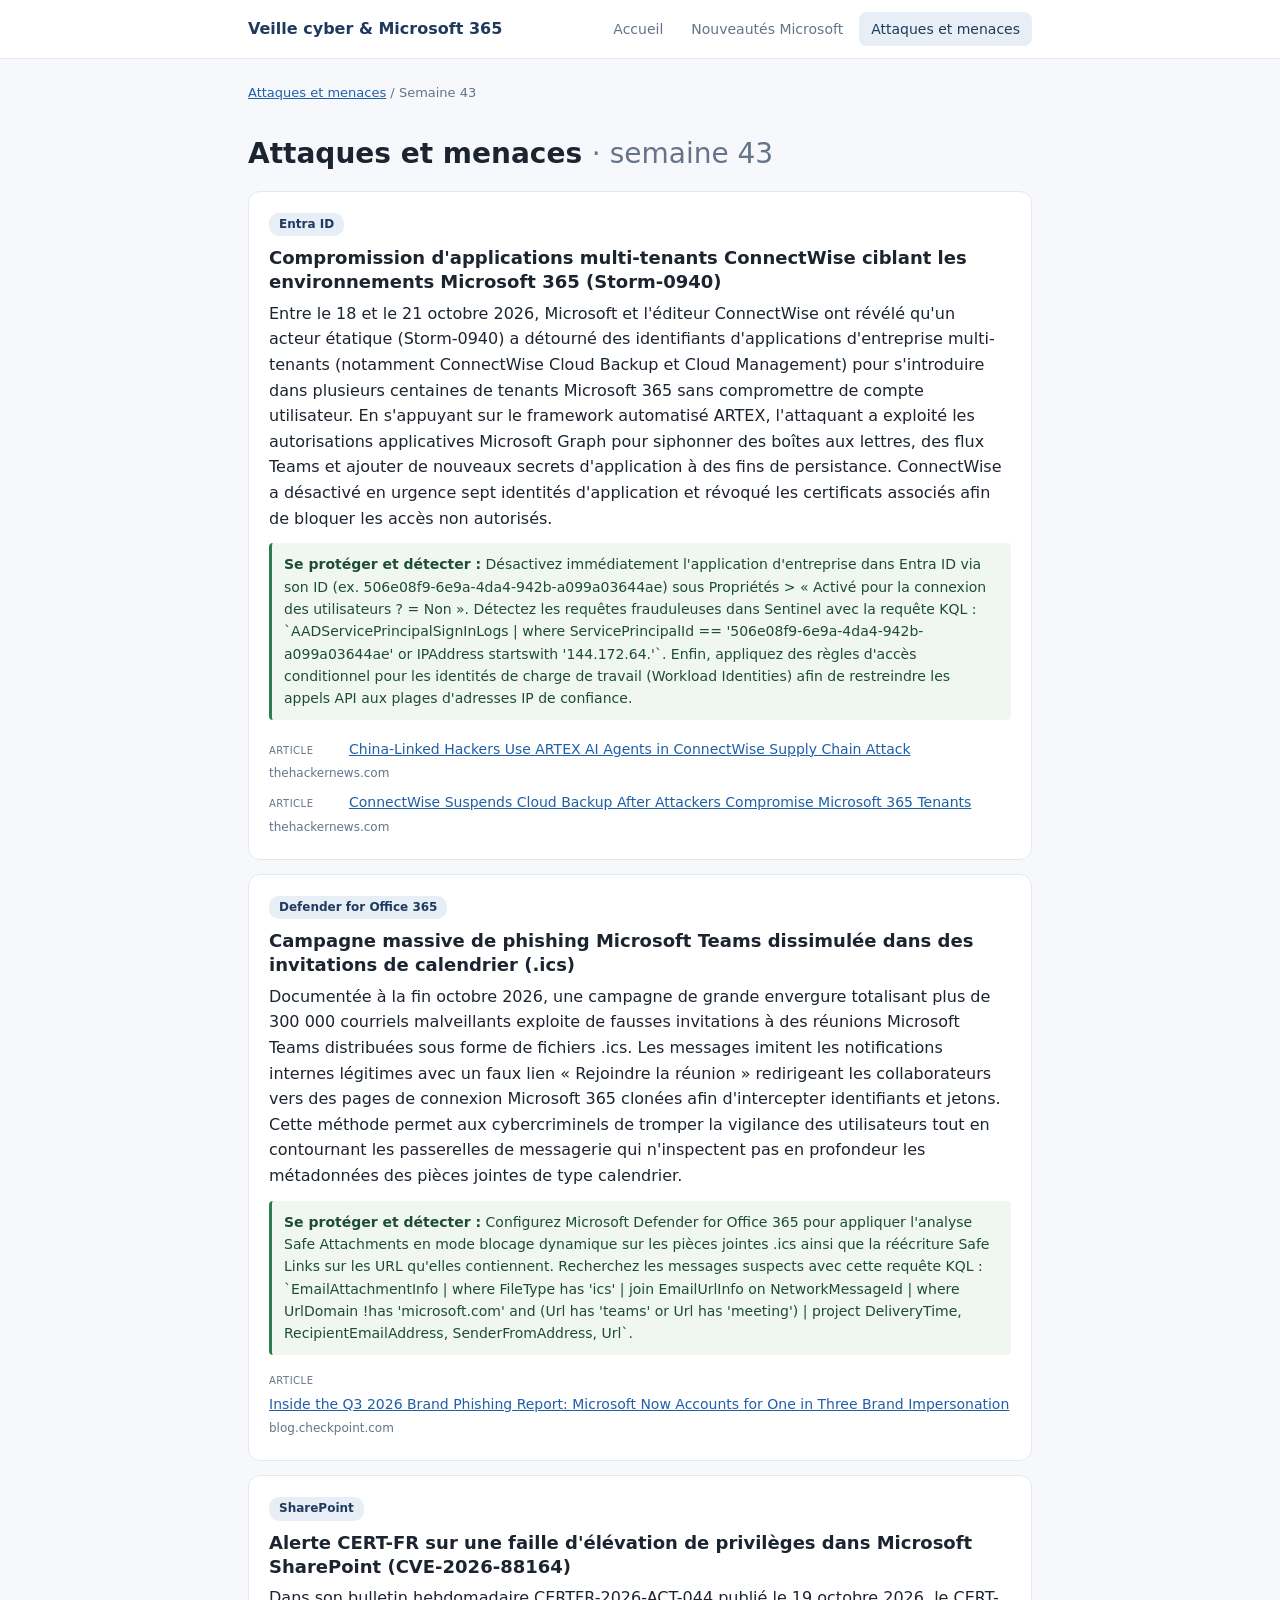
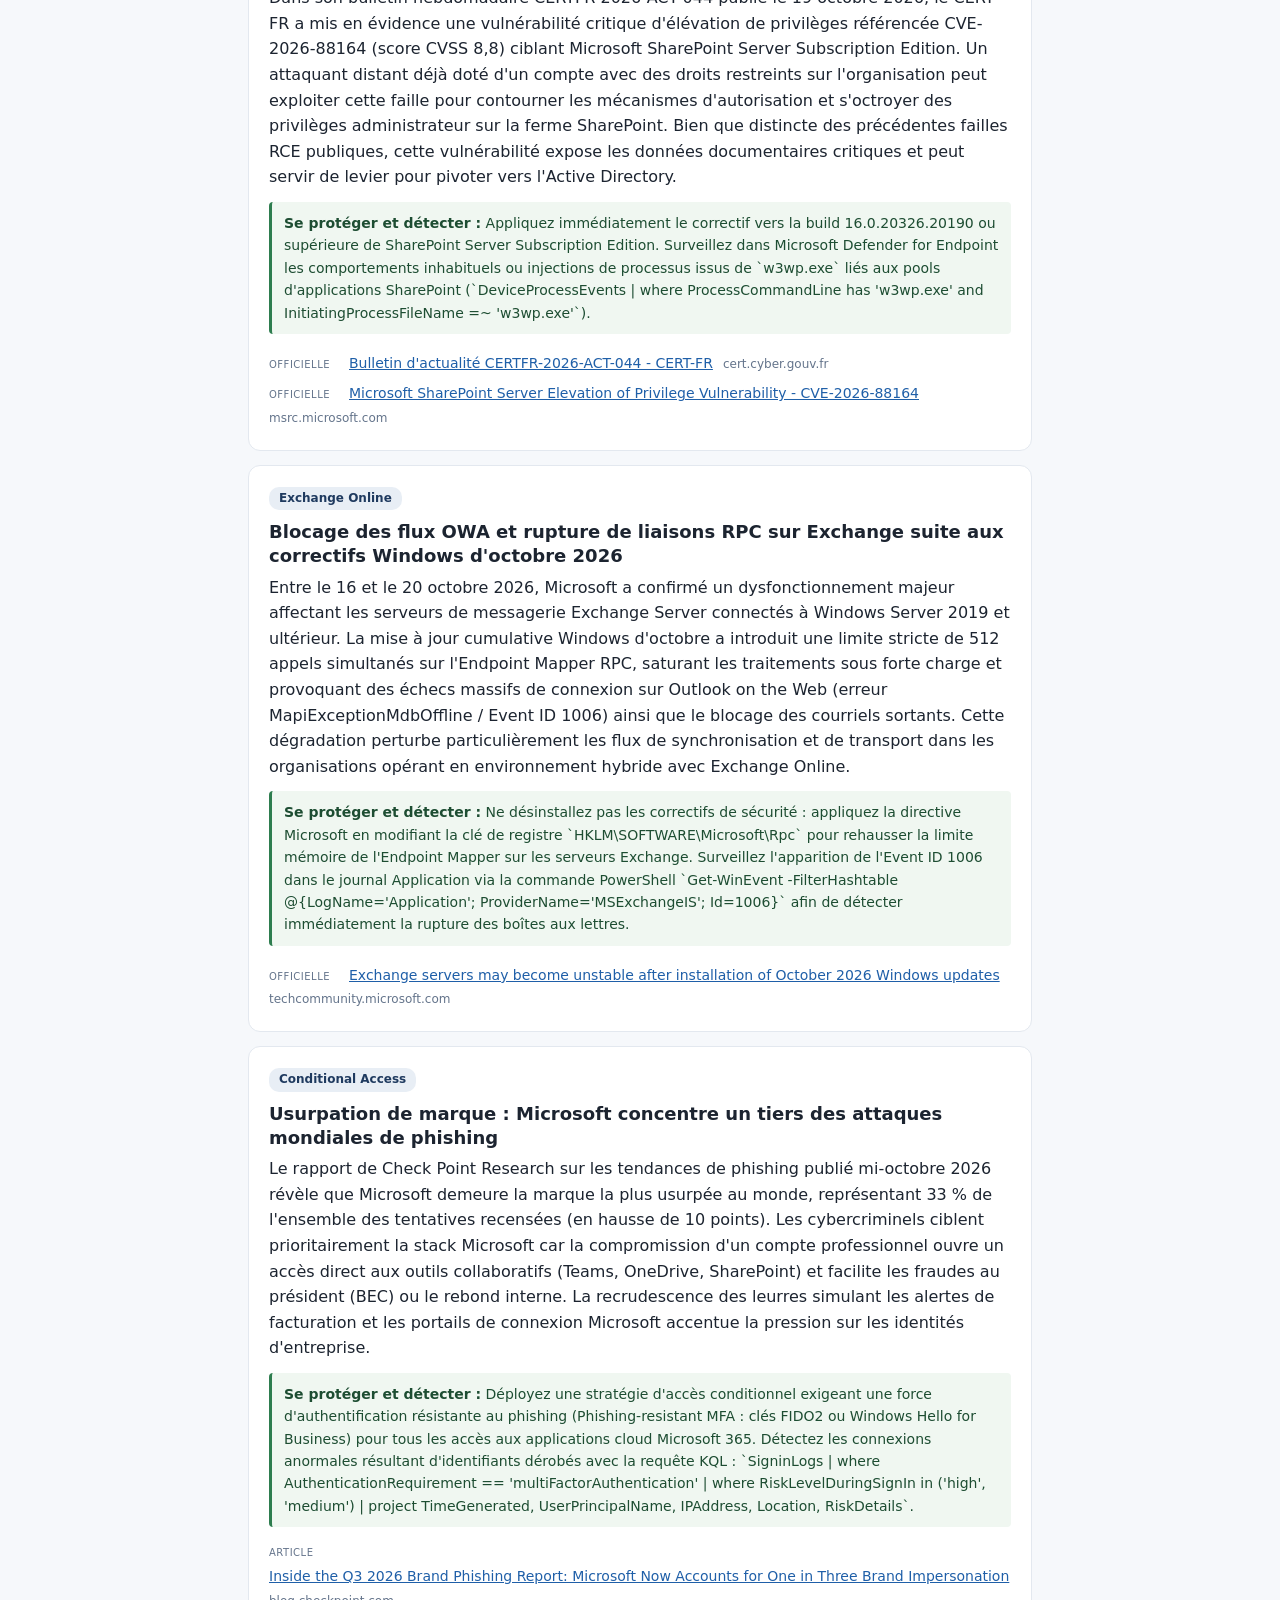
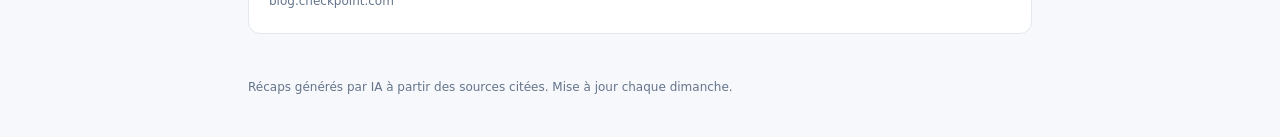
<file: docs/menaces/2026-W43.html>
<!doctype html>
<html lang="fr">
<head>
<meta charset="utf-8">
<meta name="viewport" content="width=device-width, initial-scale=1">
<meta http-equiv="Content-Security-Policy" content="default-src 'self'; script-src 'self'; style-src 'self'; img-src 'self' data:; connect-src 'self'; base-uri 'none'; form-action 'none'">
<meta name="referrer" content="no-referrer">
<title>Attaques et menaces – 2026-W43 · Veille cyber &amp; Microsoft 365</title>
<link rel="stylesheet" href="../assets/style.css">
</head>
<body>
<header class="top">
  <div class="wrap">
    <a class="brand" href="../index.html">Veille cyber &amp; Microsoft 365</a>
    <nav>
      <a href="../index.html" >Accueil</a>
      <a href="../microsoft/index.html" >Nouveautés Microsoft</a><a href="../menaces/index.html" class="on">Attaques et menaces</a>
    </nav>
  </div>
</header>
<main class="wrap">
<p class="crumb"><a href="index.html">Attaques et menaces</a> / Semaine 43</p>
<h1>Attaques et menaces <span class="muted">· semaine 43</span></h1>

<article class="item">
  <span class="tag">Entra ID</span>
  <h3>Compromission d&#39;applications multi-tenants ConnectWise ciblant les environnements Microsoft 365 (Storm-0940)</h3>
  <p>Entre le 18 et le 21 octobre 2026, Microsoft et l&#39;éditeur ConnectWise ont révélé qu&#39;un acteur étatique (Storm-0940) a détourné des identifiants d&#39;applications d&#39;entreprise multi-tenants (notamment ConnectWise Cloud Backup et Cloud Management) pour s&#39;introduire dans plusieurs centaines de tenants Microsoft 365 sans compromettre de compte utilisateur. En s&#39;appuyant sur le framework automatisé ARTEX, l&#39;attaquant a exploité les autorisations applicatives Microsoft Graph pour siphonner des boîtes aux lettres, des flux Teams et ajouter de nouveaux secrets d&#39;application à des fins de persistance. ConnectWise a désactivé en urgence sept identités d&#39;application et révoqué les certificats associés afin de bloquer les accès non autorisés.</p>
  <div class="note"><strong>Se protéger et détecter :</strong> Désactivez immédiatement l&#39;application d&#39;entreprise dans Entra ID via son ID (ex. 506e08f9-6e9a-4da4-942b-a099a03644ae) sous Propriétés &gt; « Activé pour la connexion des utilisateurs ? = Non ». Détectez les requêtes frauduleuses dans Sentinel avec la requête KQL : `AADServicePrincipalSignInLogs | where ServicePrincipalId == &#39;506e08f9-6e9a-4da4-942b-a099a03644ae&#39; or IPAddress startswith &#39;144.172.64.&#39;`. Enfin, appliquez des règles d&#39;accès conditionnel pour les identités de charge de travail (Workload Identities) afin de restreindre les appels API aux plages d&#39;adresses IP de confiance.</div>
  <ul class="sources">
    <li><span class="stype">article</span><a href="https://thehackernews.com/2026/10/china-linked-hackers-use-artex-ai.html" target="_blank" rel="noopener noreferrer nofollow">China-Linked Hackers Use ARTEX AI Agents in ConnectWise Supply Chain Attack</a><span class="dom">thehackernews.com</span></li><li><span class="stype">article</span><a href="https://thehackernews.com/2026/10/connectwise-suspends-cloud-backup-after.html" target="_blank" rel="noopener noreferrer nofollow">ConnectWise Suspends Cloud Backup After Attackers Compromise Microsoft 365 Tenants</a><span class="dom">thehackernews.com</span></li>
  </ul>
</article><article class="item">
  <span class="tag">Defender for Office 365</span>
  <h3>Campagne massive de phishing Microsoft Teams dissimulée dans des invitations de calendrier (.ics)</h3>
  <p>Documentée à la fin octobre 2026, une campagne de grande envergure totalisant plus de 300 000 courriels malveillants exploite de fausses invitations à des réunions Microsoft Teams distribuées sous forme de fichiers .ics. Les messages imitent les notifications internes légitimes avec un faux lien « Rejoindre la réunion » redirigeant les collaborateurs vers des pages de connexion Microsoft 365 clonées afin d&#39;intercepter identifiants et jetons. Cette méthode permet aux cybercriminels de tromper la vigilance des utilisateurs tout en contournant les passerelles de messagerie qui n&#39;inspectent pas en profondeur les métadonnées des pièces jointes de type calendrier.</p>
  <div class="note"><strong>Se protéger et détecter :</strong> Configurez Microsoft Defender for Office 365 pour appliquer l&#39;analyse Safe Attachments en mode blocage dynamique sur les pièces jointes .ics ainsi que la réécriture Safe Links sur les URL qu&#39;elles contiennent. Recherchez les messages suspects avec cette requête KQL : `EmailAttachmentInfo | where FileType has &#39;ics&#39; | join EmailUrlInfo on NetworkMessageId | where UrlDomain !has &#39;microsoft.com&#39; and (Url has &#39;teams&#39; or Url has &#39;meeting&#39;) | project DeliveryTime, RecipientEmailAddress, SenderFromAddress, Url`.</div>
  <ul class="sources">
    <li><span class="stype">article</span><a href="https://blog.checkpoint.com/security/inside-the-q3-2026-brand-phishing-report-microsoft-now-accounts-for-one-in-three-brand-impersonation/" target="_blank" rel="noopener noreferrer nofollow">Inside the Q3 2026 Brand Phishing Report: Microsoft Now Accounts for One in Three Brand Impersonation</a><span class="dom">blog.checkpoint.com</span></li>
  </ul>
</article><article class="item">
  <span class="tag">SharePoint</span>
  <h3>Alerte CERT-FR sur une faille d&#39;élévation de privilèges dans Microsoft SharePoint (CVE-2026-88164)</h3>
  <p>Dans son bulletin hebdomadaire CERTFR-2026-ACT-044 publié le 19 octobre 2026, le CERT-FR a mis en évidence une vulnérabilité critique d&#39;élévation de privilèges référencée CVE-2026-88164 (score CVSS 8,8) ciblant Microsoft SharePoint Server Subscription Edition. Un attaquant distant déjà doté d&#39;un compte avec des droits restreints sur l&#39;organisation peut exploiter cette faille pour contourner les mécanismes d&#39;autorisation et s&#39;octroyer des privilèges administrateur sur la ferme SharePoint. Bien que distincte des précédentes failles RCE publiques, cette vulnérabilité expose les données documentaires critiques et peut servir de levier pour pivoter vers l&#39;Active Directory.</p>
  <div class="note"><strong>Se protéger et détecter :</strong> Appliquez immédiatement le correctif vers la build 16.0.20326.20190 ou supérieure de SharePoint Server Subscription Edition. Surveillez dans Microsoft Defender for Endpoint les comportements inhabituels ou injections de processus issus de `w3wp.exe` liés aux pools d&#39;applications SharePoint (`DeviceProcessEvents | where ProcessCommandLine has &#39;w3wp.exe&#39; and InitiatingProcessFileName =~ &#39;w3wp.exe&#39;`).</div>
  <ul class="sources">
    <li><span class="stype">officielle</span><a href="https://cert.cyber.gouv.fr/actualite/CERTFR-2026-ACT-044/" target="_blank" rel="noopener noreferrer nofollow">Bulletin d&#39;actualité CERTFR-2026-ACT-044 - CERT-FR</a><span class="dom">cert.cyber.gouv.fr</span></li><li><span class="stype">officielle</span><a href="https://msrc.microsoft.com/update-guide/vulnerability/CVE-2026-88164" target="_blank" rel="noopener noreferrer nofollow">Microsoft SharePoint Server Elevation of Privilege Vulnerability - CVE-2026-88164</a><span class="dom">msrc.microsoft.com</span></li>
  </ul>
</article><article class="item">
  <span class="tag">Exchange Online</span>
  <h3>Blocage des flux OWA et rupture de liaisons RPC sur Exchange suite aux correctifs Windows d&#39;octobre 2026</h3>
  <p>Entre le 16 et le 20 octobre 2026, Microsoft a confirmé un dysfonctionnement majeur affectant les serveurs de messagerie Exchange Server connectés à Windows Server 2019 et ultérieur. La mise à jour cumulative Windows d&#39;octobre a introduit une limite stricte de 512 appels simultanés sur l&#39;Endpoint Mapper RPC, saturant les traitements sous forte charge et provoquant des échecs massifs de connexion sur Outlook on the Web (erreur MapiExceptionMdbOffline / Event ID 1006) ainsi que le blocage des courriels sortants. Cette dégradation perturbe particulièrement les flux de synchronisation et de transport dans les organisations opérant en environnement hybride avec Exchange Online.</p>
  <div class="note"><strong>Se protéger et détecter :</strong> Ne désinstallez pas les correctifs de sécurité : appliquez la directive Microsoft en modifiant la clé de registre `HKLM\SOFTWARE\Microsoft\Rpc` pour rehausser la limite mémoire de l&#39;Endpoint Mapper sur les serveurs Exchange. Surveillez l&#39;apparition de l&#39;Event ID 1006 dans le journal Application via la commande PowerShell `Get-WinEvent -FilterHashtable @{LogName=&#39;Application&#39;; ProviderName=&#39;MSExchangeIS&#39;; Id=1006}` afin de détecter immédiatement la rupture des boîtes aux lettres.</div>
  <ul class="sources">
    <li><span class="stype">officielle</span><a href="https://techcommunity.microsoft.com/blog/exchange/exchange-servers-may-become-unstable-after-installation-of-october-2026-windows-/4565382" target="_blank" rel="noopener noreferrer nofollow">Exchange servers may become unstable after installation of October 2026 Windows updates</a><span class="dom">techcommunity.microsoft.com</span></li>
  </ul>
</article><article class="item">
  <span class="tag">Conditional Access</span>
  <h3>Usurpation de marque : Microsoft concentre un tiers des attaques mondiales de phishing</h3>
  <p>Le rapport de Check Point Research sur les tendances de phishing publié mi-octobre 2026 révèle que Microsoft demeure la marque la plus usurpée au monde, représentant 33 % de l&#39;ensemble des tentatives recensées (en hausse de 10 points). Les cybercriminels ciblent prioritairement la stack Microsoft car la compromission d&#39;un compte professionnel ouvre un accès direct aux outils collaboratifs (Teams, OneDrive, SharePoint) et facilite les fraudes au président (BEC) ou le rebond interne. La recrudescence des leurres simulant les alertes de facturation et les portails de connexion Microsoft accentue la pression sur les identités d&#39;entreprise.</p>
  <div class="note"><strong>Se protéger et détecter :</strong> Déployez une stratégie d&#39;accès conditionnel exigeant une force d&#39;authentification résistante au phishing (Phishing-resistant MFA : clés FIDO2 ou Windows Hello for Business) pour tous les accès aux applications cloud Microsoft 365. Détectez les connexions anormales résultant d&#39;identifiants dérobés avec la requête KQL : `SigninLogs | where AuthenticationRequirement == &#39;multiFactorAuthentication&#39; | where RiskLevelDuringSignIn in (&#39;high&#39;, &#39;medium&#39;) | project TimeGenerated, UserPrincipalName, IPAddress, Location, RiskDetails`.</div>
  <ul class="sources">
    <li><span class="stype">article</span><a href="https://blog.checkpoint.com/security/inside-the-q3-2026-brand-phishing-report-microsoft-now-accounts-for-one-in-three-brand-impersonation/" target="_blank" rel="noopener noreferrer nofollow">Inside the Q3 2026 Brand Phishing Report: Microsoft Now Accounts for One in Three Brand Impersonation</a><span class="dom">blog.checkpoint.com</span></li>
  </ul>
</article>
</main>
<footer class="wrap foot">Récaps générés par IA à partir des sources citées. Mise à jour chaque dimanche.</footer>

</body>
</html>
</file>
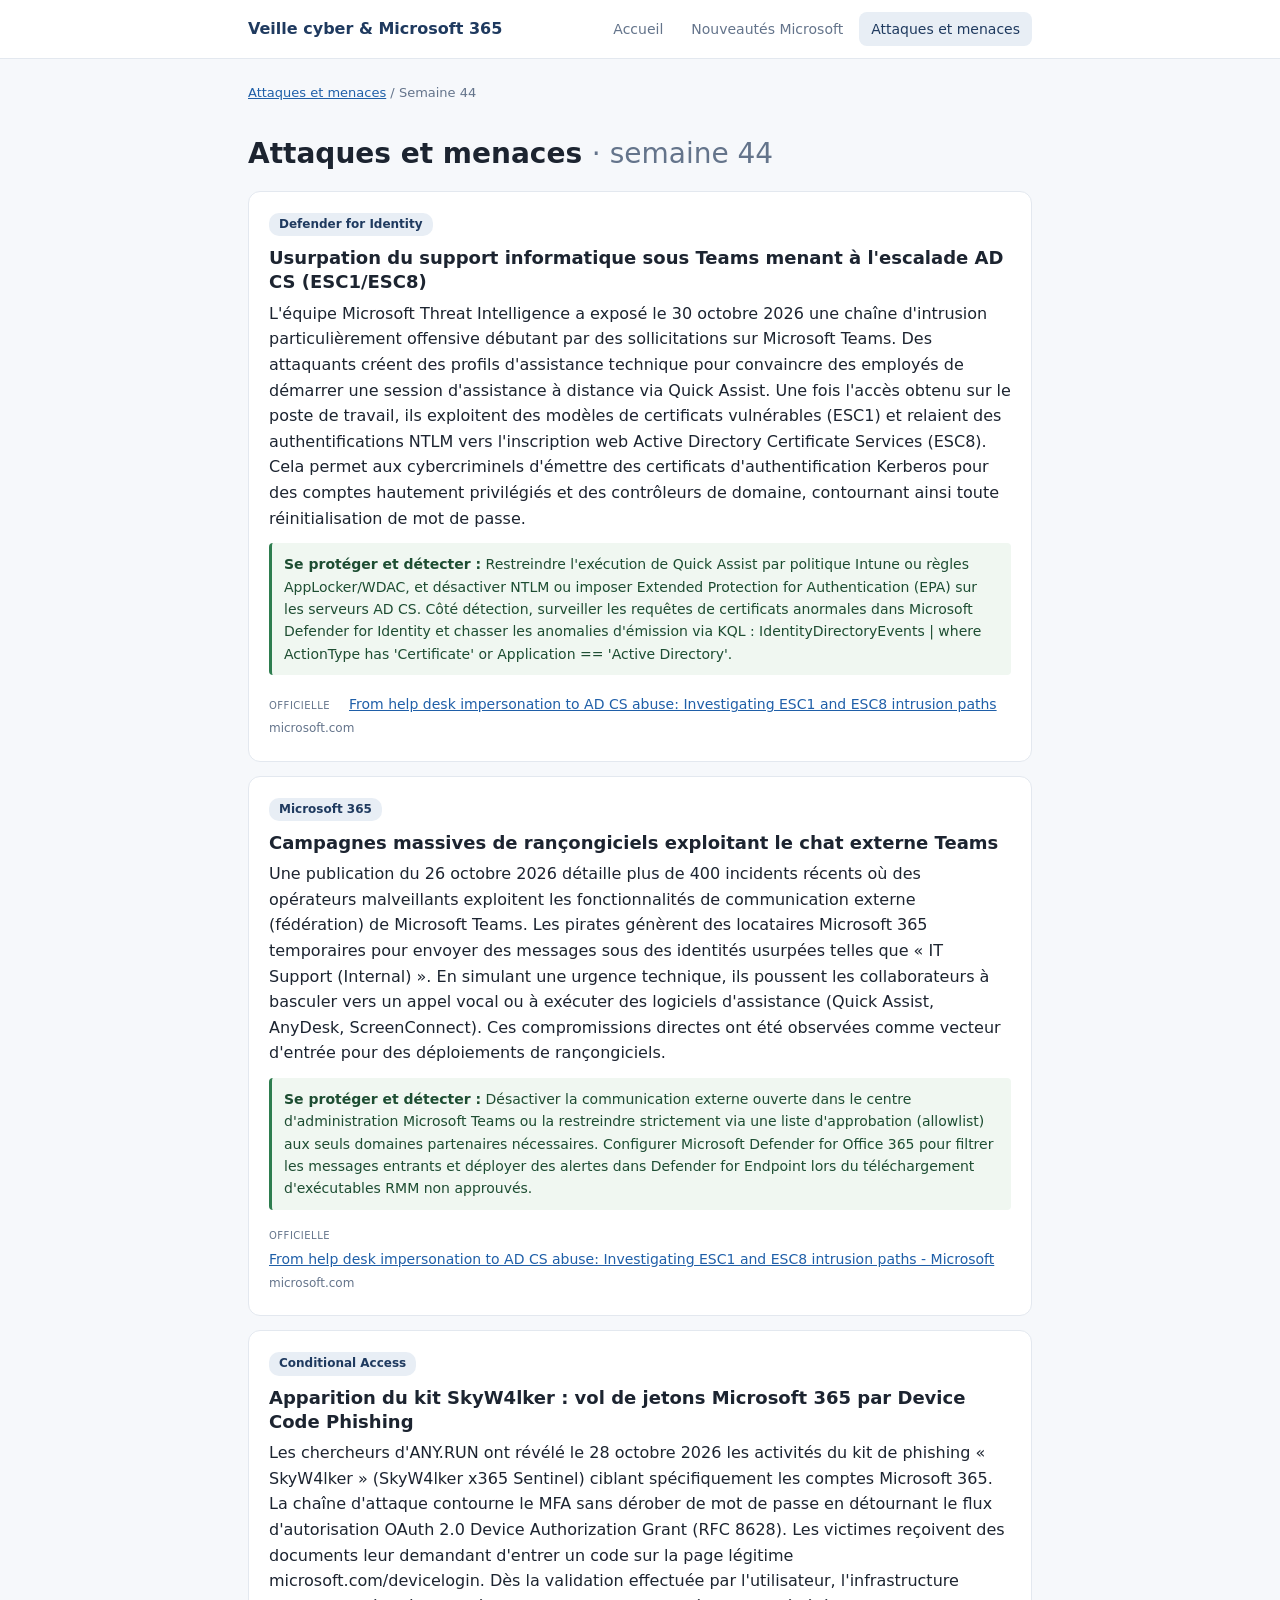
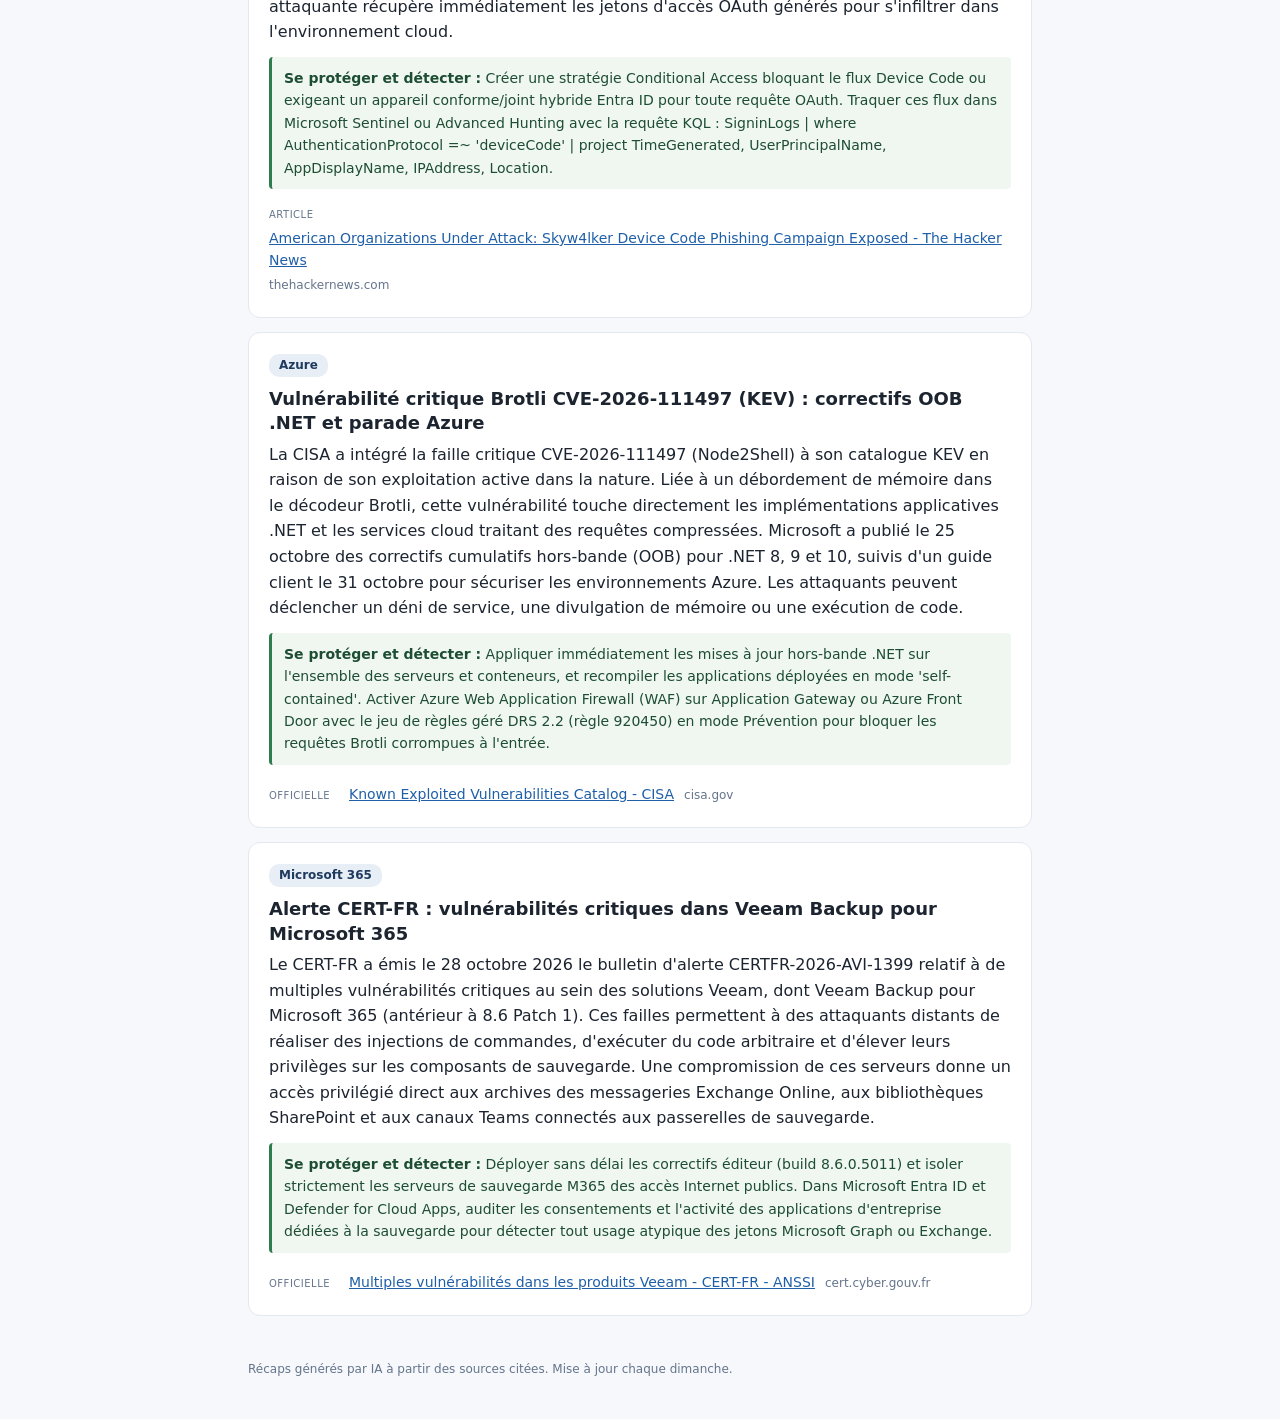
<file: docs/menaces/2026-W44.html>
<!doctype html>
<html lang="fr">
<head>
<meta charset="utf-8">
<meta name="viewport" content="width=device-width, initial-scale=1">
<meta http-equiv="Content-Security-Policy" content="default-src 'self'; script-src 'self'; style-src 'self'; img-src 'self' data:; connect-src 'self'; base-uri 'none'; form-action 'none'">
<meta name="referrer" content="no-referrer">
<title>Attaques et menaces – 2026-W44 · Veille cyber &amp; Microsoft 365</title>
<link rel="stylesheet" href="../assets/style.css">
</head>
<body>
<header class="top">
  <div class="wrap">
    <a class="brand" href="../index.html">Veille cyber &amp; Microsoft 365</a>
    <nav>
      <a href="../index.html" >Accueil</a>
      <a href="../microsoft/index.html" >Nouveautés Microsoft</a><a href="../menaces/index.html" class="on">Attaques et menaces</a>
    </nav>
  </div>
</header>
<main class="wrap">
<p class="crumb"><a href="index.html">Attaques et menaces</a> / Semaine 44</p>
<h1>Attaques et menaces <span class="muted">· semaine 44</span></h1>

<article class="item">
  <span class="tag">Defender for Identity</span>
  <h3>Usurpation du support informatique sous Teams menant à l&#39;escalade AD CS (ESC1/ESC8)</h3>
  <p>L&#39;équipe Microsoft Threat Intelligence a exposé le 30 octobre 2026 une chaîne d&#39;intrusion particulièrement offensive débutant par des sollicitations sur Microsoft Teams. Des attaquants créent des profils d&#39;assistance technique pour convaincre des employés de démarrer une session d&#39;assistance à distance via Quick Assist. Une fois l&#39;accès obtenu sur le poste de travail, ils exploitent des modèles de certificats vulnérables (ESC1) et relaient des authentifications NTLM vers l&#39;inscription web Active Directory Certificate Services (ESC8). Cela permet aux cybercriminels d&#39;émettre des certificats d&#39;authentification Kerberos pour des comptes hautement privilégiés et des contrôleurs de domaine, contournant ainsi toute réinitialisation de mot de passe.</p>
  <div class="note"><strong>Se protéger et détecter :</strong> Restreindre l&#39;exécution de Quick Assist par politique Intune ou règles AppLocker/WDAC, et désactiver NTLM ou imposer Extended Protection for Authentication (EPA) sur les serveurs AD CS. Côté détection, surveiller les requêtes de certificats anormales dans Microsoft Defender for Identity et chasser les anomalies d&#39;émission via KQL : IdentityDirectoryEvents | where ActionType has &#39;Certificate&#39; or Application == &#39;Active Directory&#39;.</div>
  <ul class="sources">
    <li><span class="stype">officielle</span><a href="https://www.microsoft.com/en-us/security/blog/2026/10/30/help-desk-impersonation-ad-cs-abuse-investigating-esc1-esc8-intrusion-paths/" target="_blank" rel="noopener noreferrer nofollow">From help desk impersonation to AD CS abuse: Investigating ESC1 and ESC8 intrusion paths</a><span class="dom">microsoft.com</span></li>
  </ul>
</article><article class="item">
  <span class="tag">Microsoft 365</span>
  <h3>Campagnes massives de rançongiciels exploitant le chat externe Teams</h3>
  <p>Une publication du 26 octobre 2026 détaille plus de 400 incidents récents où des opérateurs malveillants exploitent les fonctionnalités de communication externe (fédération) de Microsoft Teams. Les pirates génèrent des locataires Microsoft 365 temporaires pour envoyer des messages sous des identités usurpées telles que « IT Support (Internal) ». En simulant une urgence technique, ils poussent les collaborateurs à basculer vers un appel vocal ou à exécuter des logiciels d&#39;assistance (Quick Assist, AnyDesk, ScreenConnect). Ces compromissions directes ont été observées comme vecteur d&#39;entrée pour des déploiements de rançongiciels.</p>
  <div class="note"><strong>Se protéger et détecter :</strong> Désactiver la communication externe ouverte dans le centre d&#39;administration Microsoft Teams ou la restreindre strictement via une liste d&#39;approbation (allowlist) aux seuls domaines partenaires nécessaires. Configurer Microsoft Defender for Office 365 pour filtrer les messages entrants et déployer des alertes dans Defender for Endpoint lors du téléchargement d&#39;exécutables RMM non approuvés.</div>
  <ul class="sources">
    <li><span class="stype">officielle</span><a href="https://www.microsoft.com/en-us/security/blog/2026/10/30/help-desk-impersonation-ad-cs-abuse-investigating-esc1-esc8-intrusion-paths/" target="_blank" rel="noopener noreferrer nofollow">From help desk impersonation to AD CS abuse: Investigating ESC1 and ESC8 intrusion paths - Microsoft</a><span class="dom">microsoft.com</span></li>
  </ul>
</article><article class="item">
  <span class="tag">Conditional Access</span>
  <h3>Apparition du kit SkyW4lker : vol de jetons Microsoft 365 par Device Code Phishing</h3>
  <p>Les chercheurs d&#39;ANY.RUN ont révélé le 28 octobre 2026 les activités du kit de phishing « SkyW4lker » (SkyW4lker x365 Sentinel) ciblant spécifiquement les comptes Microsoft 365. La chaîne d&#39;attaque contourne le MFA sans dérober de mot de passe en détournant le flux d&#39;autorisation OAuth 2.0 Device Authorization Grant (RFC 8628). Les victimes reçoivent des documents leur demandant d&#39;entrer un code sur la page légitime microsoft.com/devicelogin. Dès la validation effectuée par l&#39;utilisateur, l&#39;infrastructure attaquante récupère immédiatement les jetons d&#39;accès OAuth générés pour s&#39;infiltrer dans l&#39;environnement cloud.</p>
  <div class="note"><strong>Se protéger et détecter :</strong> Créer une stratégie Conditional Access bloquant le flux Device Code ou exigeant un appareil conforme/joint hybride Entra ID pour toute requête OAuth. Traquer ces flux dans Microsoft Sentinel ou Advanced Hunting avec la requête KQL : SigninLogs | where AuthenticationProtocol =~ &#39;deviceCode&#39; | project TimeGenerated, UserPrincipalName, AppDisplayName, IPAddress, Location.</div>
  <ul class="sources">
    <li><span class="stype">article</span><a href="https://thehackernews.com/2026/10/american-organizations-under-attack.html" target="_blank" rel="noopener noreferrer nofollow">American Organizations Under Attack: Skyw4lker Device Code Phishing Campaign Exposed - The Hacker News</a><span class="dom">thehackernews.com</span></li>
  </ul>
</article><article class="item">
  <span class="tag">Azure</span>
  <h3>Vulnérabilité critique Brotli CVE-2026-111497 (KEV) : correctifs OOB .NET et parade Azure</h3>
  <p>La CISA a intégré la faille critique CVE-2026-111497 (Node2Shell) à son catalogue KEV en raison de son exploitation active dans la nature. Liée à un débordement de mémoire dans le décodeur Brotli, cette vulnérabilité touche directement les implémentations applicatives .NET et les services cloud traitant des requêtes compressées. Microsoft a publié le 25 octobre des correctifs cumulatifs hors-bande (OOB) pour .NET 8, 9 et 10, suivis d&#39;un guide client le 31 octobre pour sécuriser les environnements Azure. Les attaquants peuvent déclencher un déni de service, une divulgation de mémoire ou une exécution de code.</p>
  <div class="note"><strong>Se protéger et détecter :</strong> Appliquer immédiatement les mises à jour hors-bande .NET sur l&#39;ensemble des serveurs et conteneurs, et recompiler les applications déployées en mode &#39;self-contained&#39;. Activer Azure Web Application Firewall (WAF) sur Application Gateway ou Azure Front Door avec le jeu de règles géré DRS 2.2 (règle 920450) en mode Prévention pour bloquer les requêtes Brotli corrompues à l&#39;entrée.</div>
  <ul class="sources">
    <li><span class="stype">officielle</span><a href="https://www.cisa.gov/known-exploited-vulnerabilities-catalog" target="_blank" rel="noopener noreferrer nofollow">Known Exploited Vulnerabilities Catalog - CISA</a><span class="dom">cisa.gov</span></li>
  </ul>
</article><article class="item">
  <span class="tag">Microsoft 365</span>
  <h3>Alerte CERT-FR : vulnérabilités critiques dans Veeam Backup pour Microsoft 365</h3>
  <p>Le CERT-FR a émis le 28 octobre 2026 le bulletin d&#39;alerte CERTFR-2026-AVI-1399 relatif à de multiples vulnérabilités critiques au sein des solutions Veeam, dont Veeam Backup pour Microsoft 365 (antérieur à 8.6 Patch 1). Ces failles permettent à des attaquants distants de réaliser des injections de commandes, d&#39;exécuter du code arbitraire et d&#39;élever leurs privilèges sur les composants de sauvegarde. Une compromission de ces serveurs donne un accès privilégié direct aux archives des messageries Exchange Online, aux bibliothèques SharePoint et aux canaux Teams connectés aux passerelles de sauvegarde.</p>
  <div class="note"><strong>Se protéger et détecter :</strong> Déployer sans délai les correctifs éditeur (build 8.6.0.5011) et isoler strictement les serveurs de sauvegarde M365 des accès Internet publics. Dans Microsoft Entra ID et Defender for Cloud Apps, auditer les consentements et l&#39;activité des applications d&#39;entreprise dédiées à la sauvegarde pour détecter tout usage atypique des jetons Microsoft Graph ou Exchange.</div>
  <ul class="sources">
    <li><span class="stype">officielle</span><a href="https://cert.cyber.gouv.fr/avis/CERTFR-2026-AVI-1399/" target="_blank" rel="noopener noreferrer nofollow">Multiples vulnérabilités dans les produits Veeam - CERT-FR - ANSSI</a><span class="dom">cert.cyber.gouv.fr</span></li>
  </ul>
</article>
</main>
<footer class="wrap foot">Récaps générés par IA à partir des sources citées. Mise à jour chaque dimanche.</footer>

</body>
</html>
</file>
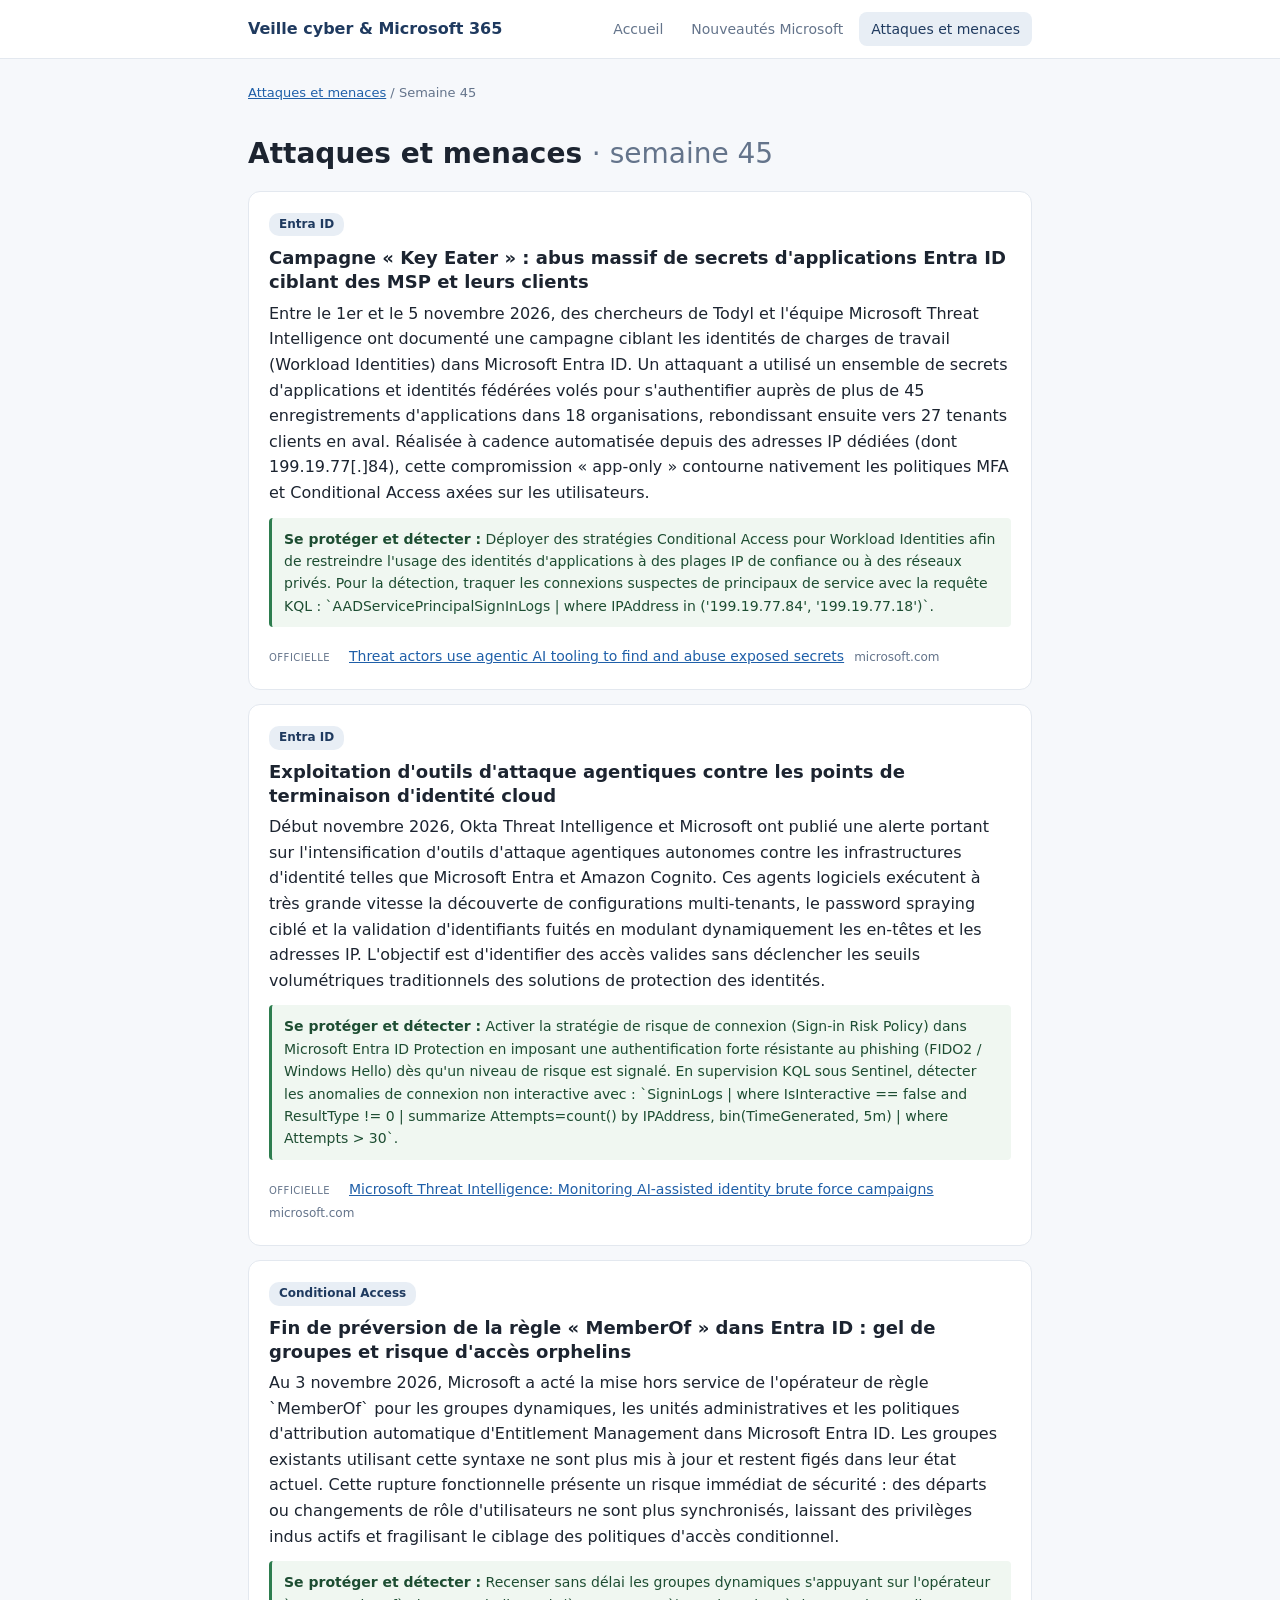
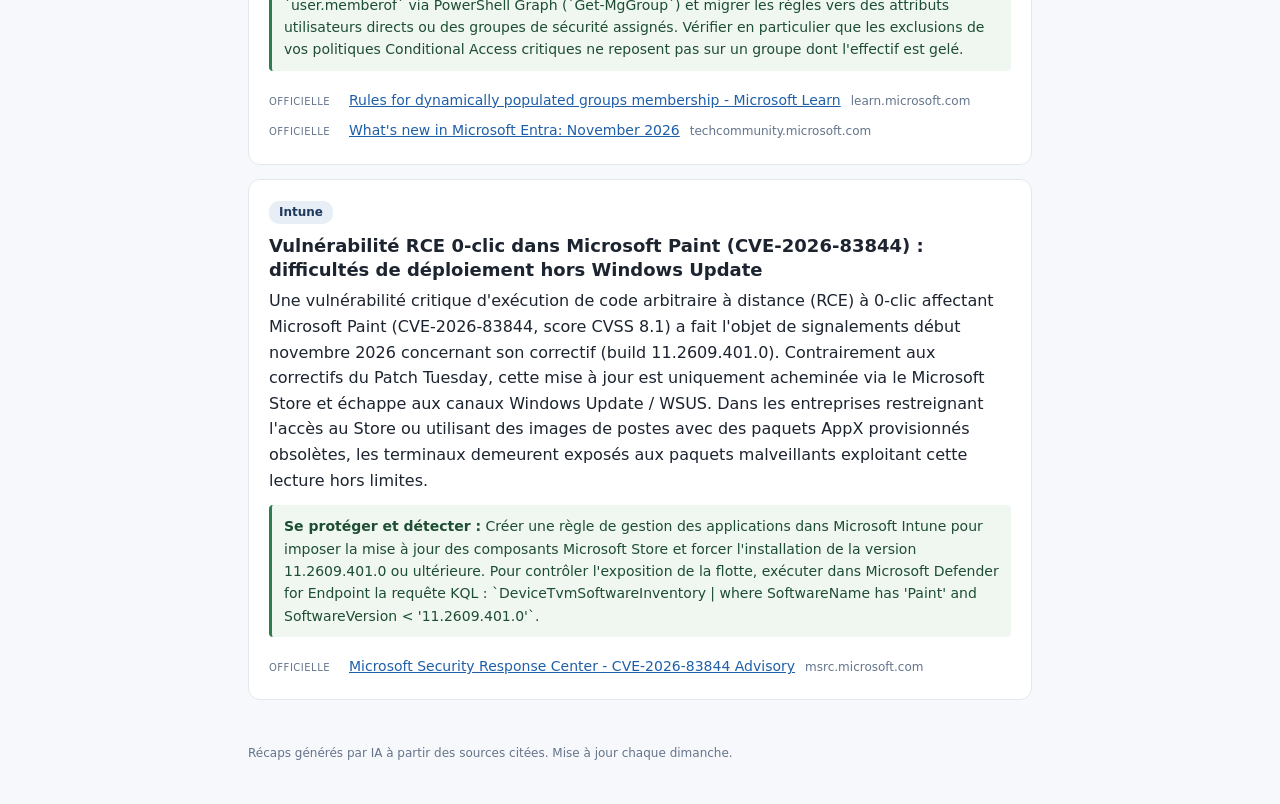
<file: docs/menaces/2026-W45.html>
<!doctype html>
<html lang="fr">
<head>
<meta charset="utf-8">
<meta name="viewport" content="width=device-width, initial-scale=1">
<meta http-equiv="Content-Security-Policy" content="default-src 'self'; script-src 'self'; style-src 'self'; img-src 'self' data:; connect-src 'self'; base-uri 'none'; form-action 'none'">
<meta name="referrer" content="no-referrer">
<title>Attaques et menaces – 2026-W45 · Veille cyber &amp; Microsoft 365</title>
<link rel="stylesheet" href="../assets/style.css">
</head>
<body>
<header class="top">
  <div class="wrap">
    <a class="brand" href="../index.html">Veille cyber &amp; Microsoft 365</a>
    <nav>
      <a href="../index.html" >Accueil</a>
      <a href="../microsoft/index.html" >Nouveautés Microsoft</a><a href="../menaces/index.html" class="on">Attaques et menaces</a>
    </nav>
  </div>
</header>
<main class="wrap">
<p class="crumb"><a href="index.html">Attaques et menaces</a> / Semaine 45</p>
<h1>Attaques et menaces <span class="muted">· semaine 45</span></h1>

<article class="item">
  <span class="tag">Entra ID</span>
  <h3>Campagne « Key Eater » : abus massif de secrets d&#39;applications Entra ID ciblant des MSP et leurs clients</h3>
  <p>Entre le 1er et le 5 novembre 2026, des chercheurs de Todyl et l&#39;équipe Microsoft Threat Intelligence ont documenté une campagne ciblant les identités de charges de travail (Workload Identities) dans Microsoft Entra ID. Un attaquant a utilisé un ensemble de secrets d&#39;applications et identités fédérées volés pour s&#39;authentifier auprès de plus de 45 enregistrements d&#39;applications dans 18 organisations, rebondissant ensuite vers 27 tenants clients en aval. Réalisée à cadence automatisée depuis des adresses IP dédiées (dont 199.19.77[.]84), cette compromission « app-only » contourne nativement les politiques MFA et Conditional Access axées sur les utilisateurs.</p>
  <div class="note"><strong>Se protéger et détecter :</strong> Déployer des stratégies Conditional Access pour Workload Identities afin de restreindre l&#39;usage des identités d&#39;applications à des plages IP de confiance ou à des réseaux privés. Pour la détection, traquer les connexions suspectes de principaux de service avec la requête KQL : `AADServicePrincipalSignInLogs | where IPAddress in (&#39;199.19.77.84&#39;, &#39;199.19.77.18&#39;)`.</div>
  <ul class="sources">
    <li><span class="stype">officielle</span><a href="https://www.microsoft.com/en-us/security/blog/" target="_blank" rel="noopener noreferrer nofollow">Threat actors use agentic AI tooling to find and abuse exposed secrets</a><span class="dom">microsoft.com</span></li>
  </ul>
</article><article class="item">
  <span class="tag">Entra ID</span>
  <h3>Exploitation d&#39;outils d&#39;attaque agentiques contre les points de terminaison d&#39;identité cloud</h3>
  <p>Début novembre 2026, Okta Threat Intelligence et Microsoft ont publié une alerte portant sur l&#39;intensification d&#39;outils d&#39;attaque agentiques autonomes contre les infrastructures d&#39;identité telles que Microsoft Entra et Amazon Cognito. Ces agents logiciels exécutent à très grande vitesse la découverte de configurations multi-tenants, le password spraying ciblé et la validation d&#39;identifiants fuités en modulant dynamiquement les en-têtes et les adresses IP. L&#39;objectif est d&#39;identifier des accès valides sans déclencher les seuils volumétriques traditionnels des solutions de protection des identités.</p>
  <div class="note"><strong>Se protéger et détecter :</strong> Activer la stratégie de risque de connexion (Sign-in Risk Policy) dans Microsoft Entra ID Protection en imposant une authentification forte résistante au phishing (FIDO2 / Windows Hello) dès qu&#39;un niveau de risque est signalé. En supervision KQL sous Sentinel, détecter les anomalies de connexion non interactive avec : `SigninLogs | where IsInteractive == false and ResultType != 0 | summarize Attempts=count() by IPAddress, bin(TimeGenerated, 5m) | where Attempts &gt; 30`.</div>
  <ul class="sources">
    <li><span class="stype">officielle</span><a href="https://www.microsoft.com/en-us/security/blog/" target="_blank" rel="noopener noreferrer nofollow">Microsoft Threat Intelligence: Monitoring AI-assisted identity brute force campaigns</a><span class="dom">microsoft.com</span></li>
  </ul>
</article><article class="item">
  <span class="tag">Conditional Access</span>
  <h3>Fin de préversion de la règle « MemberOf » dans Entra ID : gel de groupes et risque d&#39;accès orphelins</h3>
  <p>Au 3 novembre 2026, Microsoft a acté la mise hors service de l&#39;opérateur de règle `MemberOf` pour les groupes dynamiques, les unités administratives et les politiques d&#39;attribution automatique d&#39;Entitlement Management dans Microsoft Entra ID. Les groupes existants utilisant cette syntaxe ne sont plus mis à jour et restent figés dans leur état actuel. Cette rupture fonctionnelle présente un risque immédiat de sécurité : des départs ou changements de rôle d&#39;utilisateurs ne sont plus synchronisés, laissant des privilèges indus actifs et fragilisant le ciblage des politiques d&#39;accès conditionnel.</p>
  <div class="note"><strong>Se protéger et détecter :</strong> Recenser sans délai les groupes dynamiques s&#39;appuyant sur l&#39;opérateur `user.memberof` via PowerShell Graph (`Get-MgGroup`) et migrer les règles vers des attributs utilisateurs directs ou des groupes de sécurité assignés. Vérifier en particulier que les exclusions de vos politiques Conditional Access critiques ne reposent pas sur un groupe dont l&#39;effectif est gelé.</div>
  <ul class="sources">
    <li><span class="stype">officielle</span><a href="https://learn.microsoft.com/en-us/entra/identity/users/groups-dynamic-membership" target="_blank" rel="noopener noreferrer nofollow">Rules for dynamically populated groups membership - Microsoft Learn</a><span class="dom">learn.microsoft.com</span></li><li><span class="stype">officielle</span><a href="https://techcommunity.microsoft.com/blog/microsoft-security-blog/re-trusted-signing-is-now-open-for-individual-developers-to-sign-up-in-public-pr/4289000" target="_blank" rel="noopener noreferrer nofollow">What&#39;s new in Microsoft Entra: November 2026</a><span class="dom">techcommunity.microsoft.com</span></li>
  </ul>
</article><article class="item">
  <span class="tag">Intune</span>
  <h3>Vulnérabilité RCE 0-clic dans Microsoft Paint (CVE-2026-83844) : difficultés de déploiement hors Windows Update</h3>
  <p>Une vulnérabilité critique d&#39;exécution de code arbitraire à distance (RCE) à 0-clic affectant Microsoft Paint (CVE-2026-83844, score CVSS 8.1) a fait l&#39;objet de signalements début novembre 2026 concernant son correctif (build 11.2609.401.0). Contrairement aux correctifs du Patch Tuesday, cette mise à jour est uniquement acheminée via le Microsoft Store et échappe aux canaux Windows Update / WSUS. Dans les entreprises restreignant l&#39;accès au Store ou utilisant des images de postes avec des paquets AppX provisionnés obsolètes, les terminaux demeurent exposés aux paquets malveillants exploitant cette lecture hors limites.</p>
  <div class="note"><strong>Se protéger et détecter :</strong> Créer une règle de gestion des applications dans Microsoft Intune pour imposer la mise à jour des composants Microsoft Store et forcer l&#39;installation de la version 11.2609.401.0 ou ultérieure. Pour contrôler l&#39;exposition de la flotte, exécuter dans Microsoft Defender for Endpoint la requête KQL : `DeviceTvmSoftwareInventory | where SoftwareName has &#39;Paint&#39; and SoftwareVersion &lt; &#39;11.2609.401.0&#39;`.</div>
  <ul class="sources">
    <li><span class="stype">officielle</span><a href="https://msrc.microsoft.com/update-guide/vulnerability/CVE-2026-83844" target="_blank" rel="noopener noreferrer nofollow">Microsoft Security Response Center - CVE-2026-83844 Advisory</a><span class="dom">msrc.microsoft.com</span></li>
  </ul>
</article>
</main>
<footer class="wrap foot">Récaps générés par IA à partir des sources citées. Mise à jour chaque dimanche.</footer>

</body>
</html>
</file>
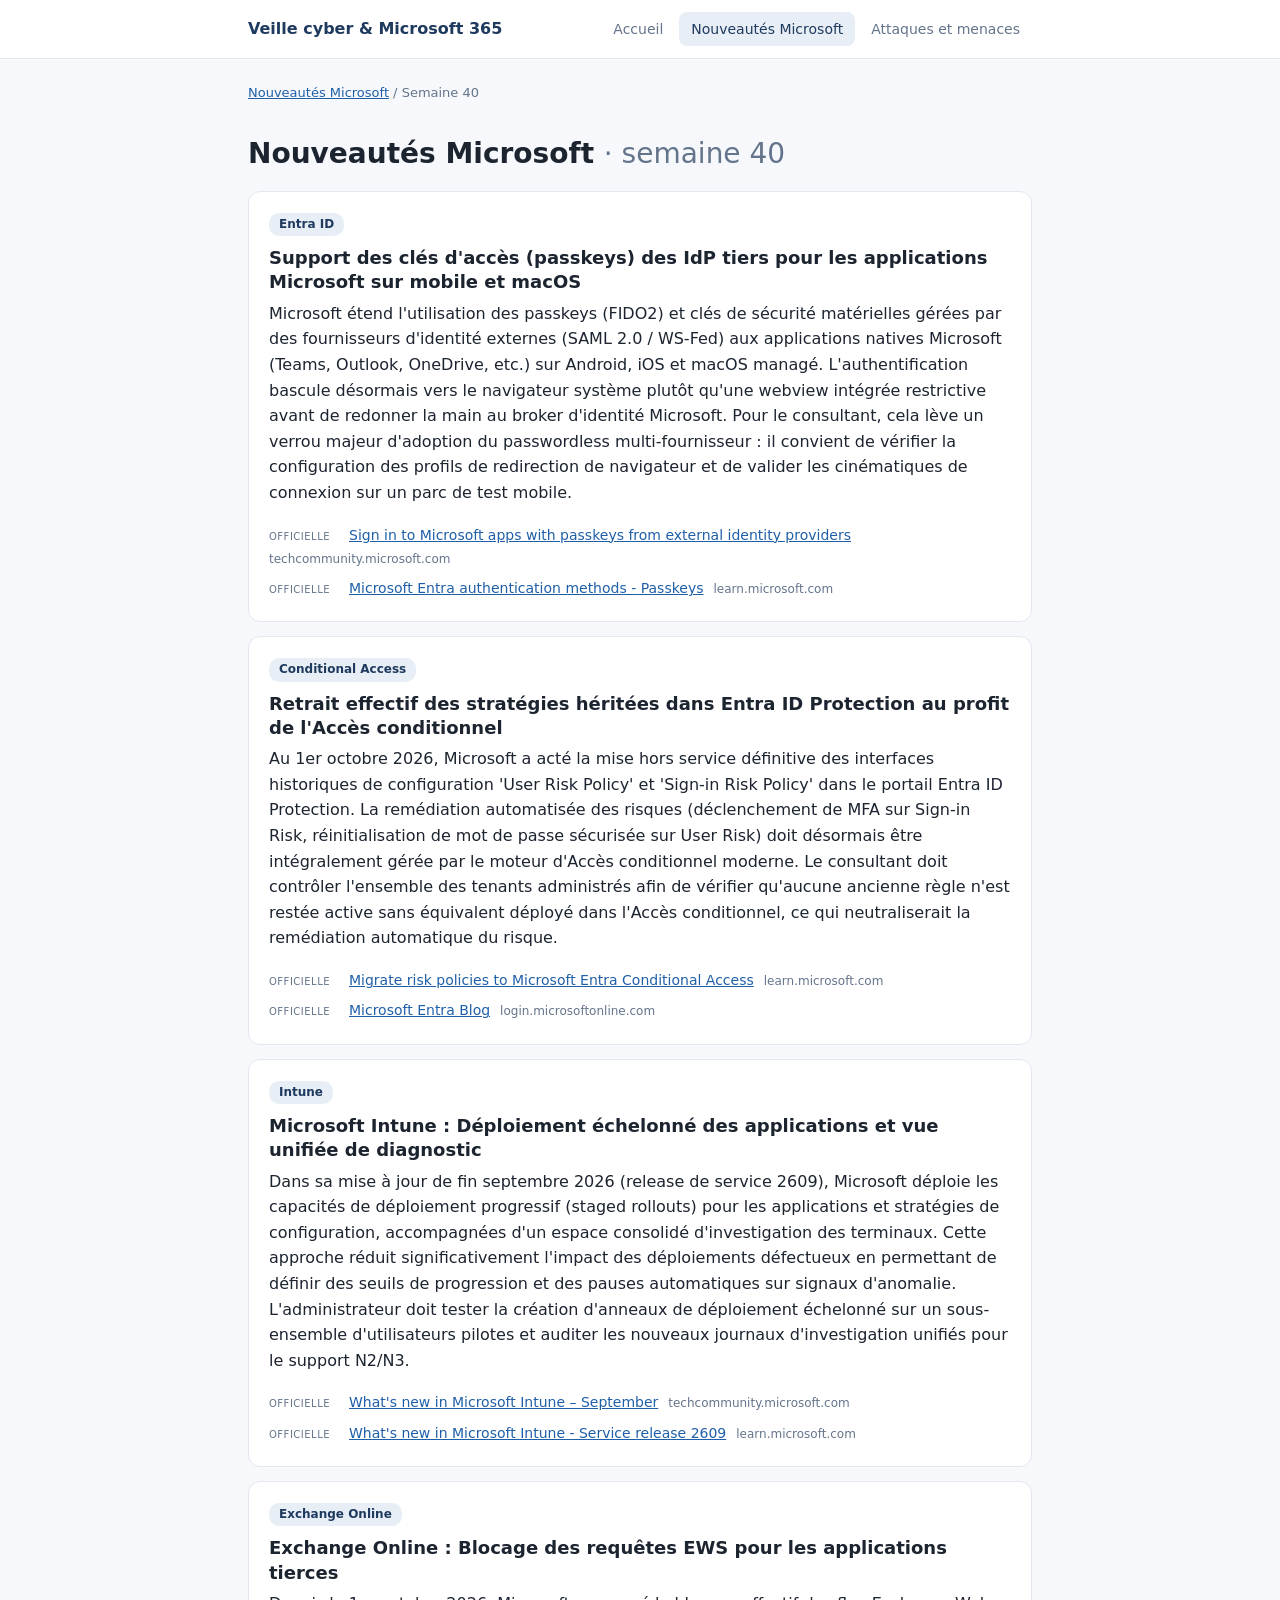
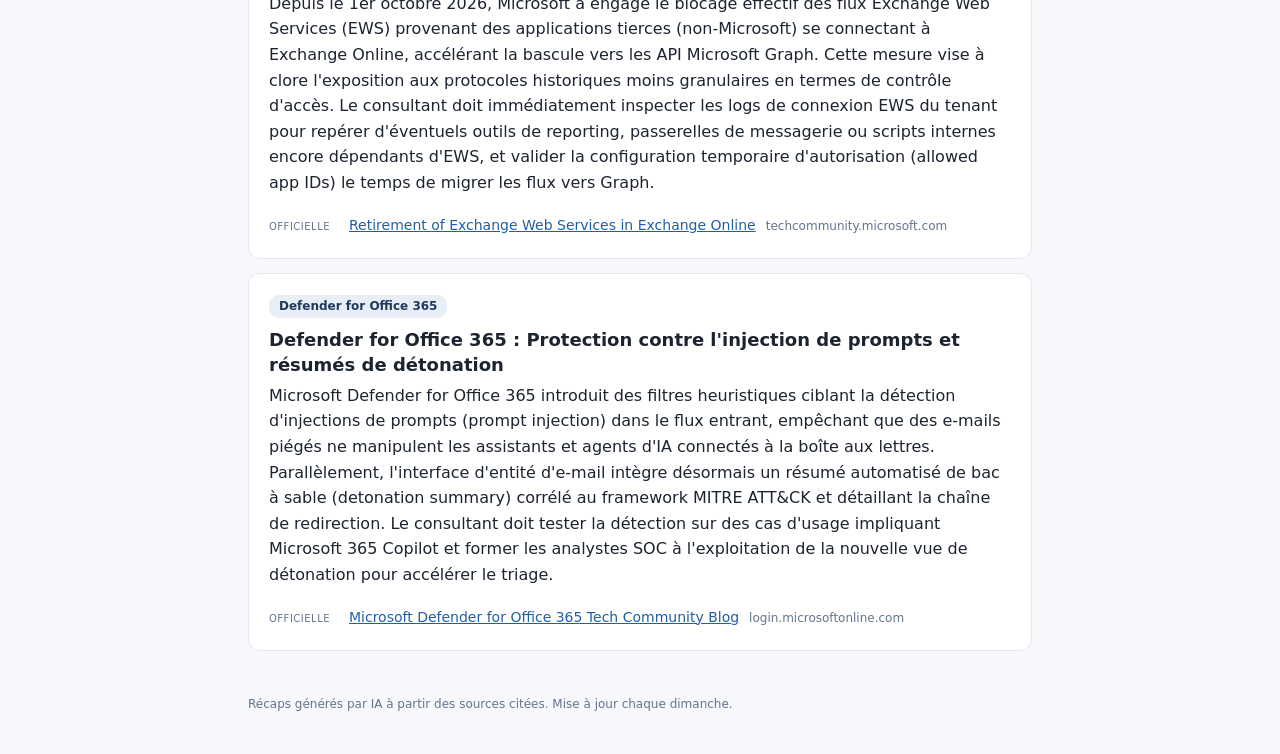
<file: docs/microsoft/2026-W40.html>
<!doctype html>
<html lang="fr">
<head>
<meta charset="utf-8">
<meta name="viewport" content="width=device-width, initial-scale=1">
<meta http-equiv="Content-Security-Policy" content="default-src 'self'; script-src 'self'; style-src 'self'; img-src 'self' data:; connect-src 'self'; base-uri 'none'; form-action 'none'">
<meta name="referrer" content="no-referrer">
<title>Nouveautés Microsoft – 2026-W40 · Veille cyber &amp; Microsoft 365</title>
<link rel="stylesheet" href="../assets/style.css">
</head>
<body>
<header class="top">
  <div class="wrap">
    <a class="brand" href="../index.html">Veille cyber &amp; Microsoft 365</a>
    <nav>
      <a href="../index.html" >Accueil</a>
      <a href="../microsoft/index.html" class="on">Nouveautés Microsoft</a><a href="../menaces/index.html" >Attaques et menaces</a>
    </nav>
  </div>
</header>
<main class="wrap">
<p class="crumb"><a href="index.html">Nouveautés Microsoft</a> / Semaine 40</p>
<h1>Nouveautés Microsoft <span class="muted">· semaine 40</span></h1>

<article class="item">
  <span class="tag">Entra ID</span>
  <h3>Support des clés d&#39;accès (passkeys) des IdP tiers pour les applications Microsoft sur mobile et macOS</h3>
  <p>Microsoft étend l&#39;utilisation des passkeys (FIDO2) et clés de sécurité matérielles gérées par des fournisseurs d&#39;identité externes (SAML 2.0 / WS-Fed) aux applications natives Microsoft (Teams, Outlook, OneDrive, etc.) sur Android, iOS et macOS managé. L&#39;authentification bascule désormais vers le navigateur système plutôt qu&#39;une webview intégrée restrictive avant de redonner la main au broker d&#39;identité Microsoft. Pour le consultant, cela lève un verrou majeur d&#39;adoption du passwordless multi-fournisseur : il convient de vérifier la configuration des profils de redirection de navigateur et de valider les cinématiques de connexion sur un parc de test mobile.</p>
  
  <ul class="sources">
    <li><span class="stype">officielle</span><a href="https://techcommunity.microsoft.com/blog/microsoft-entra-blog/sign-in-to-microsoft-apps-with-passkeys-from-external-identity-providers/4556448" target="_blank" rel="noopener noreferrer nofollow">Sign in to Microsoft apps with passkeys from external identity providers</a><span class="dom">techcommunity.microsoft.com</span></li><li><span class="stype">officielle</span><a href="https://learn.microsoft.com/en-us/entra/identity/authentication/overview-authentication" target="_blank" rel="noopener noreferrer nofollow">Microsoft Entra authentication methods - Passkeys</a><span class="dom">learn.microsoft.com</span></li>
  </ul>
</article><article class="item">
  <span class="tag">Conditional Access</span>
  <h3>Retrait effectif des stratégies héritées dans Entra ID Protection au profit de l&#39;Accès conditionnel</h3>
  <p>Au 1er octobre 2026, Microsoft a acté la mise hors service définitive des interfaces historiques de configuration &#39;User Risk Policy&#39; et &#39;Sign-in Risk Policy&#39; dans le portail Entra ID Protection. La remédiation automatisée des risques (déclenchement de MFA sur Sign-in Risk, réinitialisation de mot de passe sécurisée sur User Risk) doit désormais être intégralement gérée par le moteur d&#39;Accès conditionnel moderne. Le consultant doit contrôler l&#39;ensemble des tenants administrés afin de vérifier qu&#39;aucune ancienne règle n&#39;est restée active sans équivalent déployé dans l&#39;Accès conditionnel, ce qui neutraliserait la remédiation automatique du risque.</p>
  
  <ul class="sources">
    <li><span class="stype">officielle</span><a href="https://learn.microsoft.com/en-us/entra/id-protection/concept-identity-protection-policies" target="_blank" rel="noopener noreferrer nofollow">Migrate risk policies to Microsoft Entra Conditional Access</a><span class="dom">learn.microsoft.com</span></li><li><span class="stype">officielle</span><a href="https://login.microsoftonline.com/common/oauth2/v2.0/authorize?client_id=09213cdc-9f30-4e82-aa6f-9b6e8d82dab3&amp;redirect_uri=https%3A%2F%2Ftechcommunity.microsoft.com%2Ft5%2Fs%2Fauth%2Foauth2callback%2Fproviderid%2Fdefault&amp;response_type=code&amp;state=ORJK6zy1SViNRX0FUdb6jx3uOqd7Ta_6lNxvyjHmk0vDu-CBhdDUJeMu6YF2upIr4WzXgqJjG63rcr8AOKkHNR-CGF7KiUpNR9AinlnoHM9iE3dQpwLrXYmg3VY4_glg0TwPPA3bscnnzLA9r9tqPBkcRvrvXHgCn9ZOblbUQQOdFXK13vToCPpUvK2P6RWg&amp;scope=User.Read+openid+email+profile+offline_access&amp;referer=https%3A%2F%2Ftechcommunity.microsoft.com%2Fcategory%2Fcommunities%2Fblog%2Fidentity" target="_blank" rel="noopener noreferrer nofollow">Microsoft Entra Blog</a><span class="dom">login.microsoftonline.com</span></li>
  </ul>
</article><article class="item">
  <span class="tag">Intune</span>
  <h3>Microsoft Intune : Déploiement échelonné des applications et vue unifiée de diagnostic</h3>
  <p>Dans sa mise à jour de fin septembre 2026 (release de service 2609), Microsoft déploie les capacités de déploiement progressif (staged rollouts) pour les applications et stratégies de configuration, accompagnées d&#39;un espace consolidé d&#39;investigation des terminaux. Cette approche réduit significativement l&#39;impact des déploiements défectueux en permettant de définir des seuils de progression et des pauses automatiques sur signaux d&#39;anomalie. L&#39;administrateur doit tester la création d&#39;anneaux de déploiement échelonné sur un sous-ensemble d&#39;utilisateurs pilotes et auditer les nouveaux journaux d&#39;investigation unifiés pour le support N2/N3.</p>
  
  <ul class="sources">
    <li><span class="stype">officielle</span><a href="https://techcommunity.microsoft.com/blog/microsoftintuneblog/what%E2%80%99s-new-in-microsoft-intune-%E2%80%93-september/4537394" target="_blank" rel="noopener noreferrer nofollow">What&#39;s new in Microsoft Intune – September</a><span class="dom">techcommunity.microsoft.com</span></li><li><span class="stype">officielle</span><a href="https://learn.microsoft.com/en-us/intune/whats-new/" target="_blank" rel="noopener noreferrer nofollow">What&#39;s new in Microsoft Intune - Service release 2609</a><span class="dom">learn.microsoft.com</span></li>
  </ul>
</article><article class="item">
  <span class="tag">Exchange Online</span>
  <h3>Exchange Online : Blocage des requêtes EWS pour les applications tierces</h3>
  <p>Depuis le 1er octobre 2026, Microsoft a engagé le blocage effectif des flux Exchange Web Services (EWS) provenant des applications tierces (non-Microsoft) se connectant à Exchange Online, accélérant la bascule vers les API Microsoft Graph. Cette mesure vise à clore l&#39;exposition aux protocoles historiques moins granulaires en termes de contrôle d&#39;accès. Le consultant doit immédiatement inspecter les logs de connexion EWS du tenant pour repérer d&#39;éventuels outils de reporting, passerelles de messagerie ou scripts internes encore dépendants d&#39;EWS, et valider la configuration temporaire d&#39;autorisation (allowed app IDs) le temps de migrer les flux vers Graph.</p>
  
  <ul class="sources">
    <li><span class="stype">officielle</span><a href="https://techcommunity.microsoft.com/blog/exchange/retirement-of-exchange-web-services-in-exchange-online/3932822" target="_blank" rel="noopener noreferrer nofollow">Retirement of Exchange Web Services in Exchange Online</a><span class="dom">techcommunity.microsoft.com</span></li>
  </ul>
</article><article class="item">
  <span class="tag">Defender for Office 365</span>
  <h3>Defender for Office 365 : Protection contre l&#39;injection de prompts et résumés de détonation</h3>
  <p>Microsoft Defender for Office 365 introduit des filtres heuristiques ciblant la détection d&#39;injections de prompts (prompt injection) dans le flux entrant, empêchant que des e-mails piégés ne manipulent les assistants et agents d&#39;IA connectés à la boîte aux lettres. Parallèlement, l&#39;interface d&#39;entité d&#39;e-mail intègre désormais un résumé automatisé de bac à sable (detonation summary) corrélé au framework MITRE ATT&amp;CK et détaillant la chaîne de redirection. Le consultant doit tester la détection sur des cas d&#39;usage impliquant Microsoft 365 Copilot et former les analystes SOC à l&#39;exploitation de la nouvelle vue de détonation pour accélérer le triage.</p>
  
  <ul class="sources">
    <li><span class="stype">officielle</span><a href="https://login.microsoftonline.com/common/oauth2/v2.0/authorize?client_id=09213cdc-9f30-4e82-aa6f-9b6e8d82dab3&amp;redirect_uri=https%3A%2F%2Ftechcommunity.microsoft.com%2Ft5%2Fs%2Fauth%2Foauth2callback%2Fproviderid%2Fdefault&amp;response_type=code&amp;state=[base64]&amp;scope=User.Read+openid+email+profile+offline_access&amp;referer=https%3A%2F%2Ftechcommunity.microsoft.com%2Fblog%2Fmicrosoft-defender-for-office-365-blog%2Fbg-p%2FMicrosoftDefenderforOffice365Blog" target="_blank" rel="noopener noreferrer nofollow">Microsoft Defender for Office 365 Tech Community Blog</a><span class="dom">login.microsoftonline.com</span></li>
  </ul>
</article>
</main>
<footer class="wrap foot">Récaps générés par IA à partir des sources citées. Mise à jour chaque dimanche.</footer>

</body>
</html>
</file>
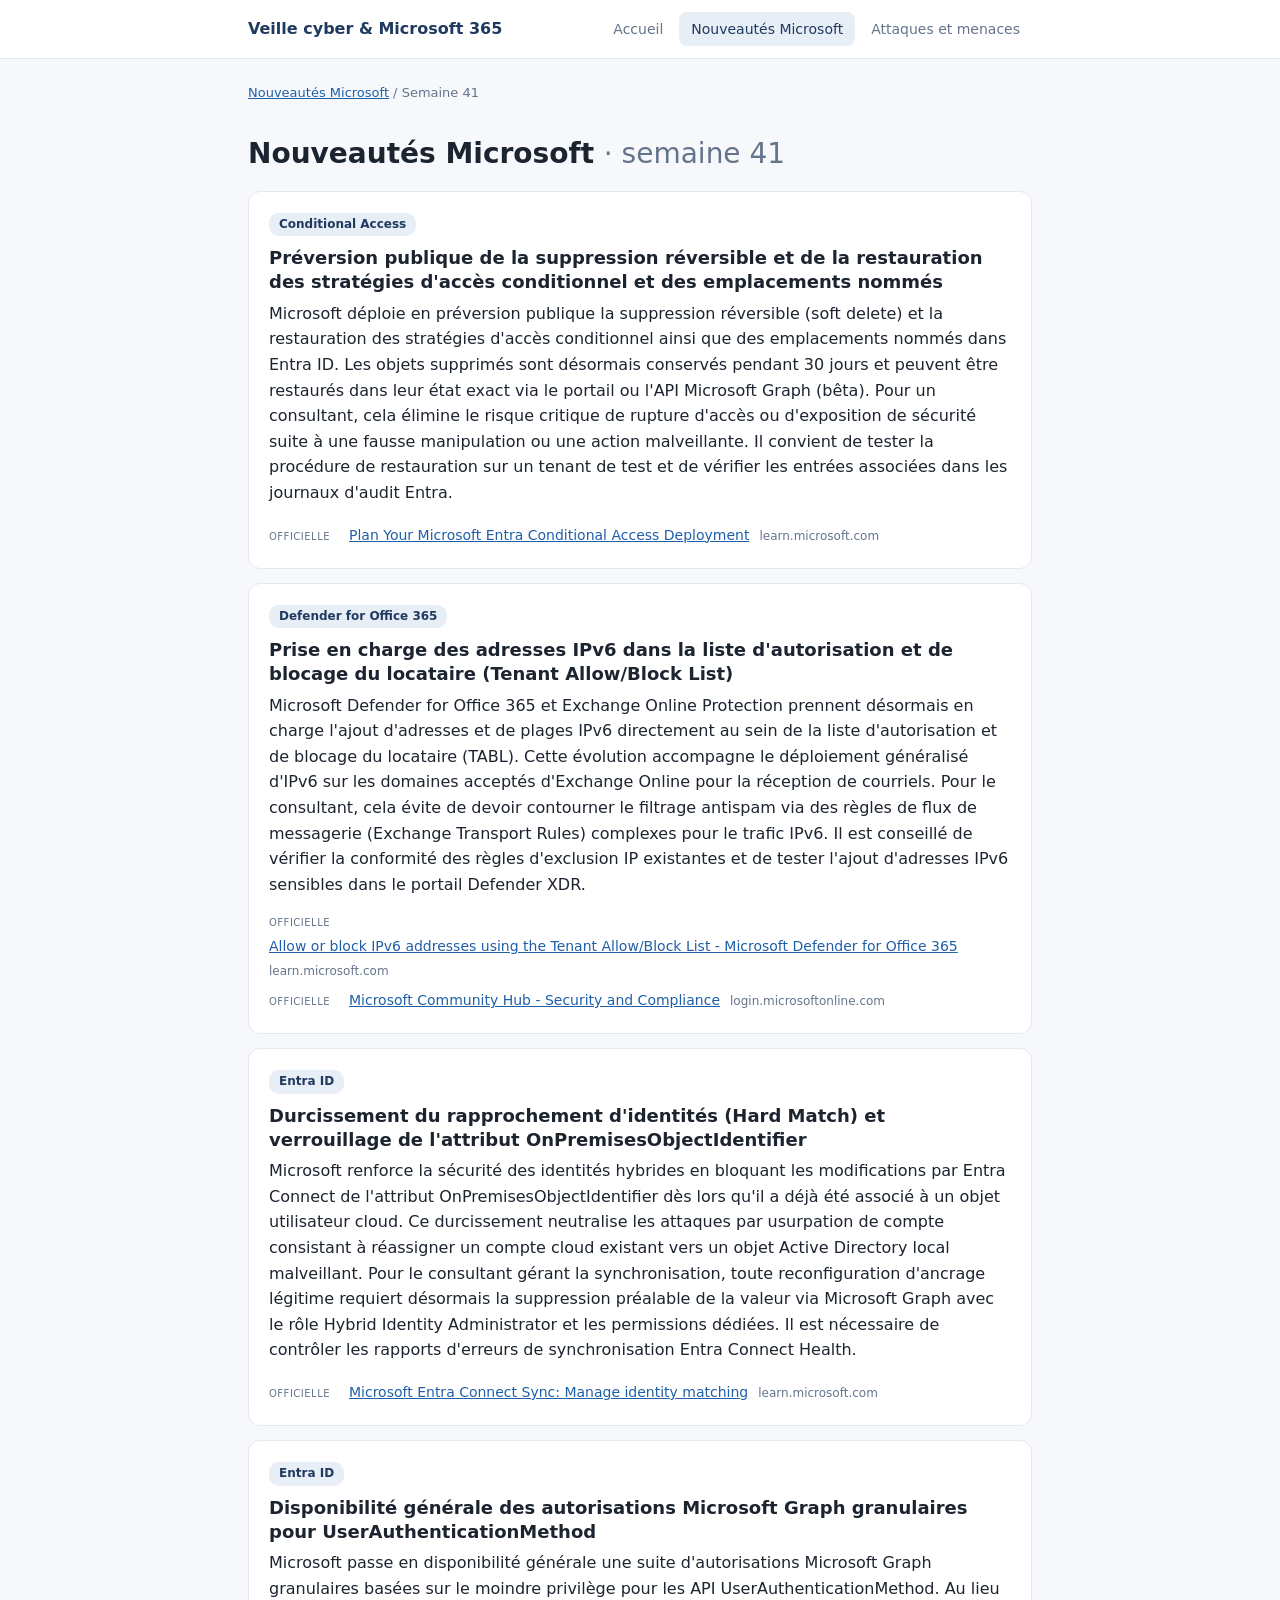
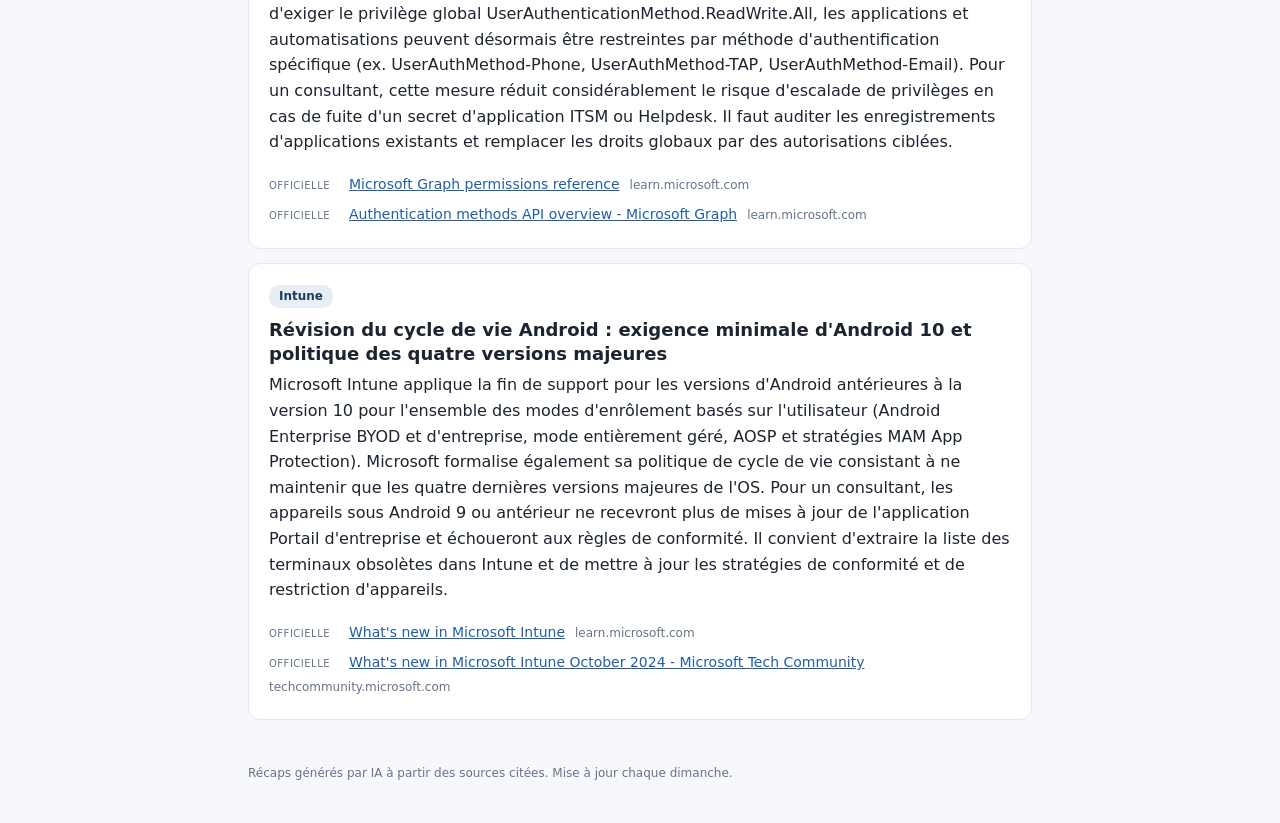
<file: docs/microsoft/2026-W41.html>
<!doctype html>
<html lang="fr">
<head>
<meta charset="utf-8">
<meta name="viewport" content="width=device-width, initial-scale=1">
<meta http-equiv="Content-Security-Policy" content="default-src 'self'; script-src 'self'; style-src 'self'; img-src 'self' data:; connect-src 'self'; base-uri 'none'; form-action 'none'">
<meta name="referrer" content="no-referrer">
<title>Nouveautés Microsoft – 2026-W41 · Veille cyber &amp; Microsoft 365</title>
<link rel="stylesheet" href="../assets/style.css">
</head>
<body>
<header class="top">
  <div class="wrap">
    <a class="brand" href="../index.html">Veille cyber &amp; Microsoft 365</a>
    <nav>
      <a href="../index.html" >Accueil</a>
      <a href="../microsoft/index.html" class="on">Nouveautés Microsoft</a><a href="../menaces/index.html" >Attaques et menaces</a>
    </nav>
  </div>
</header>
<main class="wrap">
<p class="crumb"><a href="index.html">Nouveautés Microsoft</a> / Semaine 41</p>
<h1>Nouveautés Microsoft <span class="muted">· semaine 41</span></h1>

<article class="item">
  <span class="tag">Conditional Access</span>
  <h3>Préversion publique de la suppression réversible et de la restauration des stratégies d&#39;accès conditionnel et des emplacements nommés</h3>
  <p>Microsoft déploie en préversion publique la suppression réversible (soft delete) et la restauration des stratégies d&#39;accès conditionnel ainsi que des emplacements nommés dans Entra ID. Les objets supprimés sont désormais conservés pendant 30 jours et peuvent être restaurés dans leur état exact via le portail ou l&#39;API Microsoft Graph (bêta). Pour un consultant, cela élimine le risque critique de rupture d&#39;accès ou d&#39;exposition de sécurité suite à une fausse manipulation ou une action malveillante. Il convient de tester la procédure de restauration sur un tenant de test et de vérifier les entrées associées dans les journaux d&#39;audit Entra.</p>
  
  <ul class="sources">
    <li><span class="stype">officielle</span><a href="https://learn.microsoft.com/en-us/entra/identity/conditional-access/plan-conditional-access" target="_blank" rel="noopener noreferrer nofollow">Plan Your Microsoft Entra Conditional Access Deployment</a><span class="dom">learn.microsoft.com</span></li>
  </ul>
</article><article class="item">
  <span class="tag">Defender for Office 365</span>
  <h3>Prise en charge des adresses IPv6 dans la liste d&#39;autorisation et de blocage du locataire (Tenant Allow/Block List)</h3>
  <p>Microsoft Defender for Office 365 et Exchange Online Protection prennent désormais en charge l&#39;ajout d&#39;adresses et de plages IPv6 directement au sein de la liste d&#39;autorisation et de blocage du locataire (TABL). Cette évolution accompagne le déploiement généralisé d&#39;IPv6 sur les domaines acceptés d&#39;Exchange Online pour la réception de courriels. Pour le consultant, cela évite de devoir contourner le filtrage antispam via des règles de flux de messagerie (Exchange Transport Rules) complexes pour le trafic IPv6. Il est conseillé de vérifier la conformité des règles d&#39;exclusion IP existantes et de tester l&#39;ajout d&#39;adresses IPv6 sensibles dans le portail Defender XDR.</p>
  
  <ul class="sources">
    <li><span class="stype">officielle</span><a href="https://learn.microsoft.com/en-us/defender-office-365/tenant-allow-block-list-ip-addresses-configure" target="_blank" rel="noopener noreferrer nofollow">Allow or block IPv6 addresses using the Tenant Allow/Block List - Microsoft Defender for Office 365</a><span class="dom">learn.microsoft.com</span></li><li><span class="stype">officielle</span><a href="https://login.microsoftonline.com/common/oauth2/v2.0/authorize?client_id=09213cdc-9f30-4e82-aa6f-9b6e8d82dab3&amp;redirect_uri=https%3A%2F%2Ftechcommunity.microsoft.com%2Ft5%2Fs%2Fauth%2Foauth2callback%2Fproviderid%2Fdefault&amp;response_type=code&amp;state=[base64]&amp;scope=User.Read+openid+email+profile+offline_access&amp;referer=https%3A%2F%2Ftechcommunity.microsoft.com%2Fcategory%2Fcommunities%2Fdiscussions%2Fsecurityandcompliance" target="_blank" rel="noopener noreferrer nofollow">Microsoft Community Hub - Security and Compliance</a><span class="dom">login.microsoftonline.com</span></li>
  </ul>
</article><article class="item">
  <span class="tag">Entra ID</span>
  <h3>Durcissement du rapprochement d&#39;identités (Hard Match) et verrouillage de l&#39;attribut OnPremisesObjectIdentifier</h3>
  <p>Microsoft renforce la sécurité des identités hybrides en bloquant les modifications par Entra Connect de l&#39;attribut OnPremisesObjectIdentifier dès lors qu&#39;il a déjà été associé à un objet utilisateur cloud. Ce durcissement neutralise les attaques par usurpation de compte consistant à réassigner un compte cloud existant vers un objet Active Directory local malveillant. Pour le consultant gérant la synchronisation, toute reconfiguration d&#39;ancrage légitime requiert désormais la suppression préalable de la valeur via Microsoft Graph avec le rôle Hybrid Identity Administrator et les permissions dédiées. Il est nécessaire de contrôler les rapports d&#39;erreurs de synchronisation Entra Connect Health.</p>
  
  <ul class="sources">
    <li><span class="stype">officielle</span><a href="https://learn.microsoft.com/en-us/entra/identity/hybrid/connect/how-to-connect-sync-service-manager-ui-connectors" target="_blank" rel="noopener noreferrer nofollow">Microsoft Entra Connect Sync: Manage identity matching</a><span class="dom">learn.microsoft.com</span></li>
  </ul>
</article><article class="item">
  <span class="tag">Entra ID</span>
  <h3>Disponibilité générale des autorisations Microsoft Graph granulaires pour UserAuthenticationMethod</h3>
  <p>Microsoft passe en disponibilité générale une suite d&#39;autorisations Microsoft Graph granulaires basées sur le moindre privilège pour les API UserAuthenticationMethod. Au lieu d&#39;exiger le privilège global UserAuthenticationMethod.ReadWrite.All, les applications et automatisations peuvent désormais être restreintes par méthode d&#39;authentification spécifique (ex. UserAuthMethod-Phone, UserAuthMethod-TAP, UserAuthMethod-Email). Pour un consultant, cette mesure réduit considérablement le risque d&#39;escalade de privilèges en cas de fuite d&#39;un secret d&#39;application ITSM ou Helpdesk. Il faut auditer les enregistrements d&#39;applications existants et remplacer les droits globaux par des autorisations ciblées.</p>
  
  <ul class="sources">
    <li><span class="stype">officielle</span><a href="https://learn.microsoft.com/en-us/graph/permissions-reference" target="_blank" rel="noopener noreferrer nofollow">Microsoft Graph permissions reference</a><span class="dom">learn.microsoft.com</span></li><li><span class="stype">officielle</span><a href="https://learn.microsoft.com/en-us/graph/api/resources/authenticationmethods-overview?view=graph-rest-1.0" target="_blank" rel="noopener noreferrer nofollow">Authentication methods API overview - Microsoft Graph</a><span class="dom">learn.microsoft.com</span></li>
  </ul>
</article><article class="item">
  <span class="tag">Intune</span>
  <h3>Révision du cycle de vie Android : exigence minimale d&#39;Android 10 et politique des quatre versions majeures</h3>
  <p>Microsoft Intune applique la fin de support pour les versions d&#39;Android antérieures à la version 10 pour l&#39;ensemble des modes d&#39;enrôlement basés sur l&#39;utilisateur (Android Enterprise BYOD et d&#39;entreprise, mode entièrement géré, AOSP et stratégies MAM App Protection). Microsoft formalise également sa politique de cycle de vie consistant à ne maintenir que les quatre dernières versions majeures de l&#39;OS. Pour un consultant, les appareils sous Android 9 ou antérieur ne recevront plus de mises à jour de l&#39;application Portail d&#39;entreprise et échoueront aux règles de conformité. Il convient d&#39;extraire la liste des terminaux obsolètes dans Intune et de mettre à jour les stratégies de conformité et de restriction d&#39;appareils.</p>
  
  <ul class="sources">
    <li><span class="stype">officielle</span><a href="https://learn.microsoft.com/en-us/intune/whats-new/" target="_blank" rel="noopener noreferrer nofollow">What&#39;s new in Microsoft Intune</a><span class="dom">learn.microsoft.com</span></li><li><span class="stype">officielle</span><a href="https://techcommunity.microsoft.com/blog/microsoftintuneblog/whats-new-in-microsoft-intune-october-2024/4273353" target="_blank" rel="noopener noreferrer nofollow">What&#39;s new in Microsoft Intune October 2024 - Microsoft Tech Community</a><span class="dom">techcommunity.microsoft.com</span></li>
  </ul>
</article>
</main>
<footer class="wrap foot">Récaps générés par IA à partir des sources citées. Mise à jour chaque dimanche.</footer>

</body>
</html>
</file>
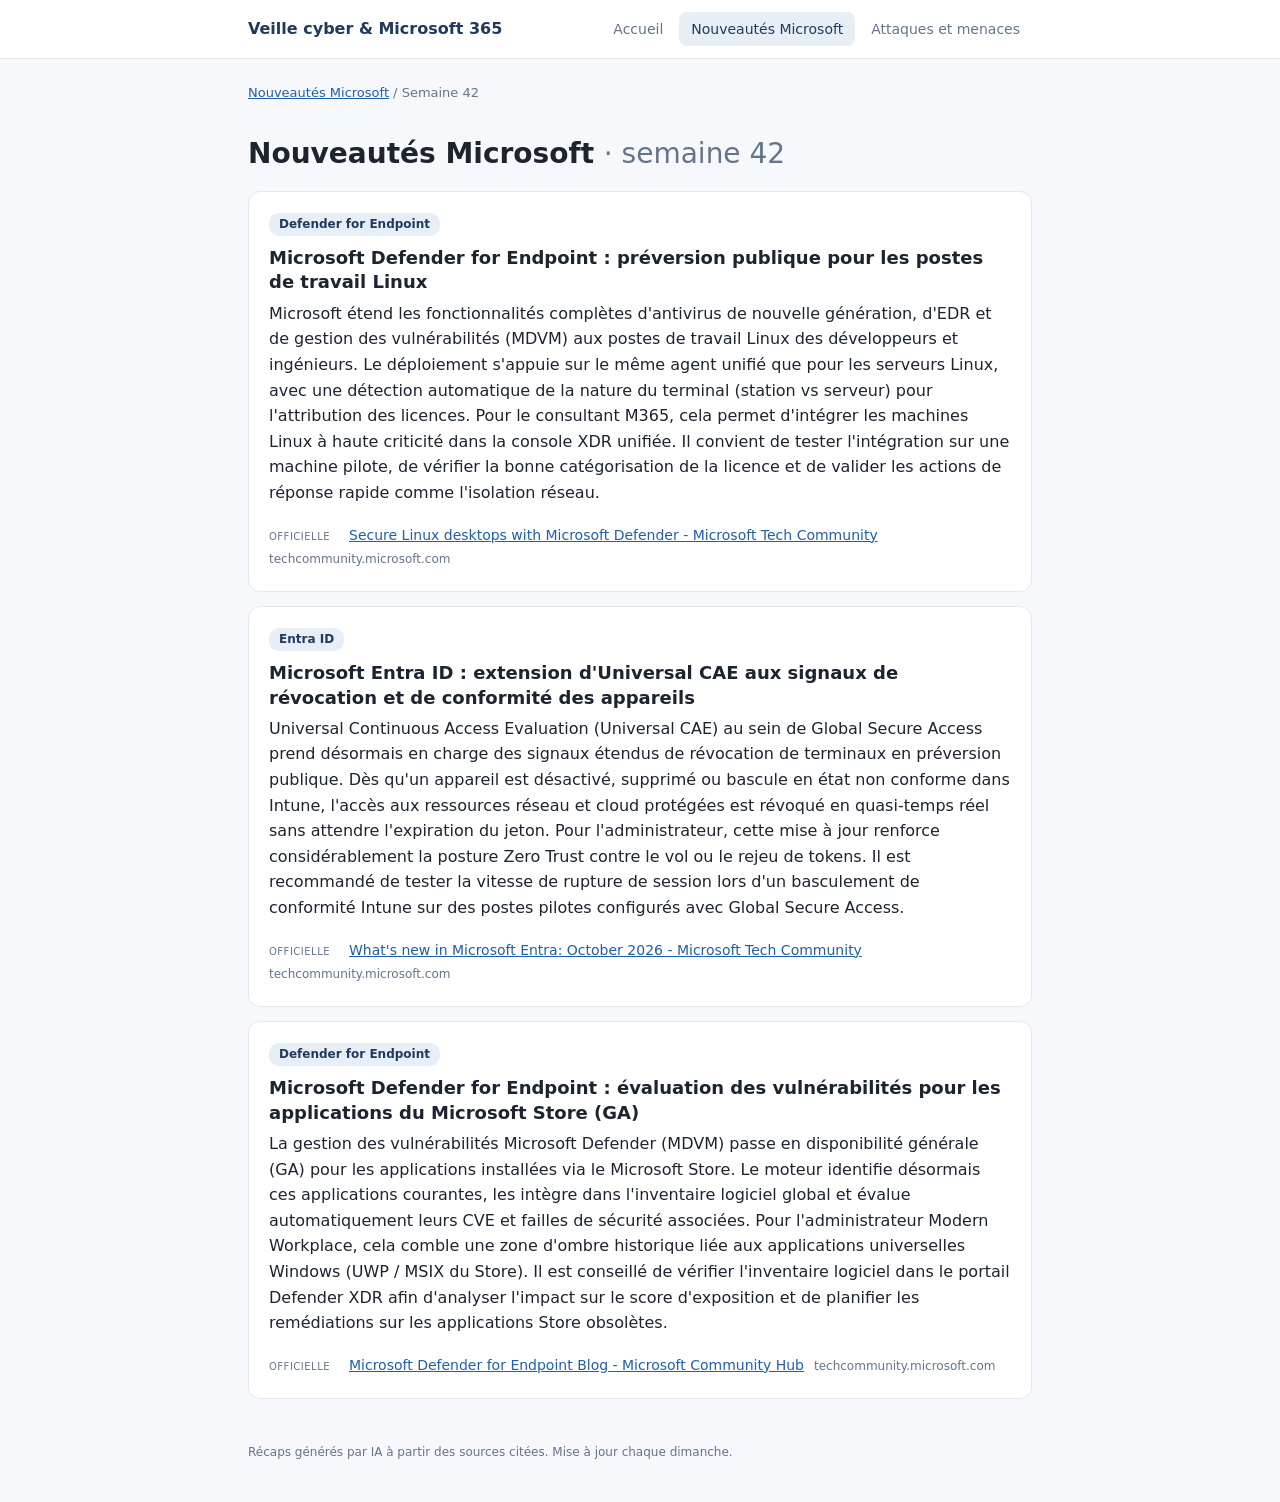
<file: docs/microsoft/2026-W42.html>
<!doctype html>
<html lang="fr">
<head>
<meta charset="utf-8">
<meta name="viewport" content="width=device-width, initial-scale=1">
<meta http-equiv="Content-Security-Policy" content="default-src 'self'; script-src 'self'; style-src 'self'; img-src 'self' data:; connect-src 'self'; base-uri 'none'; form-action 'none'">
<meta name="referrer" content="no-referrer">
<title>Nouveautés Microsoft – 2026-W42 · Veille cyber &amp; Microsoft 365</title>
<link rel="stylesheet" href="../assets/style.css">
</head>
<body>
<header class="top">
  <div class="wrap">
    <a class="brand" href="../index.html">Veille cyber &amp; Microsoft 365</a>
    <nav>
      <a href="../index.html" >Accueil</a>
      <a href="../microsoft/index.html" class="on">Nouveautés Microsoft</a><a href="../menaces/index.html" >Attaques et menaces</a>
    </nav>
  </div>
</header>
<main class="wrap">
<p class="crumb"><a href="index.html">Nouveautés Microsoft</a> / Semaine 42</p>
<h1>Nouveautés Microsoft <span class="muted">· semaine 42</span></h1>

<article class="item">
  <span class="tag">Defender for Endpoint</span>
  <h3>Microsoft Defender for Endpoint : préversion publique pour les postes de travail Linux</h3>
  <p>Microsoft étend les fonctionnalités complètes d&#39;antivirus de nouvelle génération, d&#39;EDR et de gestion des vulnérabilités (MDVM) aux postes de travail Linux des développeurs et ingénieurs. Le déploiement s&#39;appuie sur le même agent unifié que pour les serveurs Linux, avec une détection automatique de la nature du terminal (station vs serveur) pour l&#39;attribution des licences. Pour le consultant M365, cela permet d&#39;intégrer les machines Linux à haute criticité dans la console XDR unifiée. Il convient de tester l&#39;intégration sur une machine pilote, de vérifier la bonne catégorisation de la licence et de valider les actions de réponse rapide comme l&#39;isolation réseau.</p>
  
  <ul class="sources">
    <li><span class="stype">officielle</span><a href="https://techcommunity.microsoft.com/blog/microsoftdefenderatpblog/secure-linux-desktops-with-microsoft-defender/4560822" target="_blank" rel="noopener noreferrer nofollow">Secure Linux desktops with Microsoft Defender - Microsoft Tech Community</a><span class="dom">techcommunity.microsoft.com</span></li>
  </ul>
</article><article class="item">
  <span class="tag">Entra ID</span>
  <h3>Microsoft Entra ID : extension d&#39;Universal CAE aux signaux de révocation et de conformité des appareils</h3>
  <p>Universal Continuous Access Evaluation (Universal CAE) au sein de Global Secure Access prend désormais en charge des signaux étendus de révocation de terminaux en préversion publique. Dès qu&#39;un appareil est désactivé, supprimé ou bascule en état non conforme dans Intune, l&#39;accès aux ressources réseau et cloud protégées est révoqué en quasi-temps réel sans attendre l&#39;expiration du jeton. Pour l&#39;administrateur, cette mise à jour renforce considérablement la posture Zero Trust contre le vol ou le rejeu de tokens. Il est recommandé de tester la vitesse de rupture de session lors d&#39;un basculement de conformité Intune sur des postes pilotes configurés avec Global Secure Access.</p>
  
  <ul class="sources">
    <li><span class="stype">officielle</span><a href="https://techcommunity.microsoft.com/blog/microsoft-entra-blog/what%E2%80%99s-new-in-microsoft-entra-october-2026/4556460" target="_blank" rel="noopener noreferrer nofollow">What&#39;s new in Microsoft Entra: October 2026 - Microsoft Tech Community</a><span class="dom">techcommunity.microsoft.com</span></li>
  </ul>
</article><article class="item">
  <span class="tag">Defender for Endpoint</span>
  <h3>Microsoft Defender for Endpoint : évaluation des vulnérabilités pour les applications du Microsoft Store (GA)</h3>
  <p>La gestion des vulnérabilités Microsoft Defender (MDVM) passe en disponibilité générale (GA) pour les applications installées via le Microsoft Store. Le moteur identifie désormais ces applications courantes, les intègre dans l&#39;inventaire logiciel global et évalue automatiquement leurs CVE et failles de sécurité associées. Pour l&#39;administrateur Modern Workplace, cela comble une zone d&#39;ombre historique liée aux applications universelles Windows (UWP / MSIX du Store). Il est conseillé de vérifier l&#39;inventaire logiciel dans le portail Defender XDR afin d&#39;analyser l&#39;impact sur le score d&#39;exposition et de planifier les remédiations sur les applications Store obsolètes.</p>
  
  <ul class="sources">
    <li><span class="stype">officielle</span><a href="https://techcommunity.microsoft.com/category/microsoft-defender-for-endpoint/blog/microsoftdefenderatpblog" target="_blank" rel="noopener noreferrer nofollow">Microsoft Defender for Endpoint Blog - Microsoft Community Hub</a><span class="dom">techcommunity.microsoft.com</span></li>
  </ul>
</article>
</main>
<footer class="wrap foot">Récaps générés par IA à partir des sources citées. Mise à jour chaque dimanche.</footer>

</body>
</html>
</file>
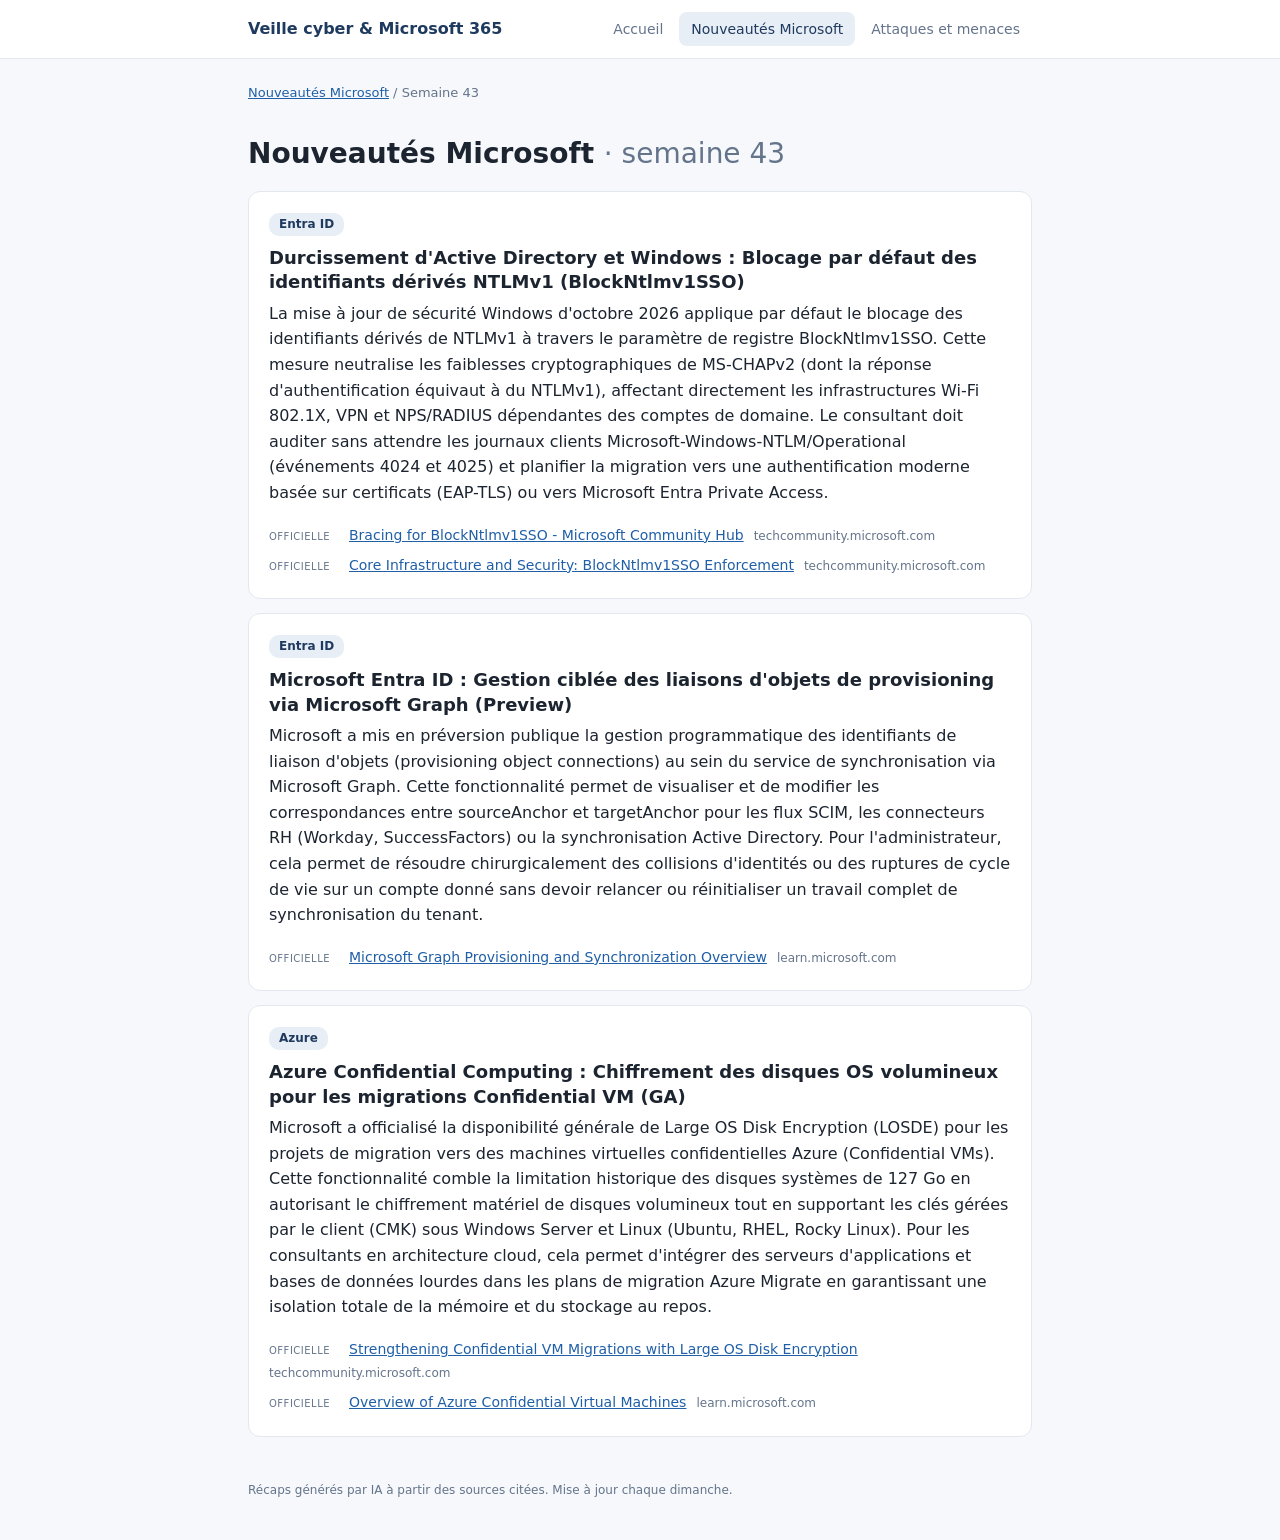
<file: docs/microsoft/2026-W43.html>
<!doctype html>
<html lang="fr">
<head>
<meta charset="utf-8">
<meta name="viewport" content="width=device-width, initial-scale=1">
<meta http-equiv="Content-Security-Policy" content="default-src 'self'; script-src 'self'; style-src 'self'; img-src 'self' data:; connect-src 'self'; base-uri 'none'; form-action 'none'">
<meta name="referrer" content="no-referrer">
<title>Nouveautés Microsoft – 2026-W43 · Veille cyber &amp; Microsoft 365</title>
<link rel="stylesheet" href="../assets/style.css">
</head>
<body>
<header class="top">
  <div class="wrap">
    <a class="brand" href="../index.html">Veille cyber &amp; Microsoft 365</a>
    <nav>
      <a href="../index.html" >Accueil</a>
      <a href="../microsoft/index.html" class="on">Nouveautés Microsoft</a><a href="../menaces/index.html" >Attaques et menaces</a>
    </nav>
  </div>
</header>
<main class="wrap">
<p class="crumb"><a href="index.html">Nouveautés Microsoft</a> / Semaine 43</p>
<h1>Nouveautés Microsoft <span class="muted">· semaine 43</span></h1>

<article class="item">
  <span class="tag">Entra ID</span>
  <h3>Durcissement d&#39;Active Directory et Windows : Blocage par défaut des identifiants dérivés NTLMv1 (BlockNtlmv1SSO)</h3>
  <p>La mise à jour de sécurité Windows d&#39;octobre 2026 applique par défaut le blocage des identifiants dérivés de NTLMv1 à travers le paramètre de registre BlockNtlmv1SSO. Cette mesure neutralise les faiblesses cryptographiques de MS-CHAPv2 (dont la réponse d&#39;authentification équivaut à du NTLMv1), affectant directement les infrastructures Wi-Fi 802.1X, VPN et NPS/RADIUS dépendantes des comptes de domaine. Le consultant doit auditer sans attendre les journaux clients Microsoft-Windows-NTLM/Operational (événements 4024 et 4025) et planifier la migration vers une authentification moderne basée sur certificats (EAP-TLS) ou vers Microsoft Entra Private Access.</p>
  
  <ul class="sources">
    <li><span class="stype">officielle</span><a href="https://techcommunity.microsoft.com/discussions/cloudservicesproviderspartners/re-microsoft-csp---indirect-reseller-status-is-suspended-and-cant-get-fixed/4277476" target="_blank" rel="noopener noreferrer nofollow">Bracing for BlockNtlmv1SSO - Microsoft Community Hub</a><span class="dom">techcommunity.microsoft.com</span></li><li><span class="stype">officielle</span><a href="https://techcommunity.microsoft.com/discussions/cloudservicesproviderspartners/re-microsoft-csp---indirect-reseller-status-is-suspended-and-cant-get-fixed/4277476" target="_blank" rel="noopener noreferrer nofollow">Core Infrastructure and Security: BlockNtlmv1SSO Enforcement</a><span class="dom">techcommunity.microsoft.com</span></li>
  </ul>
</article><article class="item">
  <span class="tag">Entra ID</span>
  <h3>Microsoft Entra ID : Gestion ciblée des liaisons d&#39;objets de provisioning via Microsoft Graph (Preview)</h3>
  <p>Microsoft a mis en préversion publique la gestion programmatique des identifiants de liaison d&#39;objets (provisioning object connections) au sein du service de synchronisation via Microsoft Graph. Cette fonctionnalité permet de visualiser et de modifier les correspondances entre sourceAnchor et targetAnchor pour les flux SCIM, les connecteurs RH (Workday, SuccessFactors) ou la synchronisation Active Directory. Pour l&#39;administrateur, cela permet de résoudre chirurgicalement des collisions d&#39;identités ou des ruptures de cycle de vie sur un compte donné sans devoir relancer ou réinitialiser un travail complet de synchronisation du tenant.</p>
  
  <ul class="sources">
    <li><span class="stype">officielle</span><a href="https://learn.microsoft.com/en-us/graph/api/resources/synchronization-overview?view=graph-rest-1.0" target="_blank" rel="noopener noreferrer nofollow">Microsoft Graph Provisioning and Synchronization Overview</a><span class="dom">learn.microsoft.com</span></li>
  </ul>
</article><article class="item">
  <span class="tag">Azure</span>
  <h3>Azure Confidential Computing : Chiffrement des disques OS volumineux pour les migrations Confidential VM (GA)</h3>
  <p>Microsoft a officialisé la disponibilité générale de Large OS Disk Encryption (LOSDE) pour les projets de migration vers des machines virtuelles confidentielles Azure (Confidential VMs). Cette fonctionnalité comble la limitation historique des disques systèmes de 127 Go en autorisant le chiffrement matériel de disques volumineux tout en supportant les clés gérées par le client (CMK) sous Windows Server et Linux (Ubuntu, RHEL, Rocky Linux). Pour les consultants en architecture cloud, cela permet d&#39;intégrer des serveurs d&#39;applications et bases de données lourdes dans les plans de migration Azure Migrate en garantissant une isolation totale de la mémoire et du stockage au repos.</p>
  
  <ul class="sources">
    <li><span class="stype">officielle</span><a href="https://techcommunity.microsoft.com/blog/azuresqlblog/re-external-rest-endpoint-invocation-is-now-ga/4276413" target="_blank" rel="noopener noreferrer nofollow">Strengthening Confidential VM Migrations with Large OS Disk Encryption</a><span class="dom">techcommunity.microsoft.com</span></li><li><span class="stype">officielle</span><a href="https://learn.microsoft.com/en-us/azure/confidential-computing/confidential-vm-overview" target="_blank" rel="noopener noreferrer nofollow">Overview of Azure Confidential Virtual Machines</a><span class="dom">learn.microsoft.com</span></li>
  </ul>
</article>
</main>
<footer class="wrap foot">Récaps générés par IA à partir des sources citées. Mise à jour chaque dimanche.</footer>

</body>
</html>
</file>
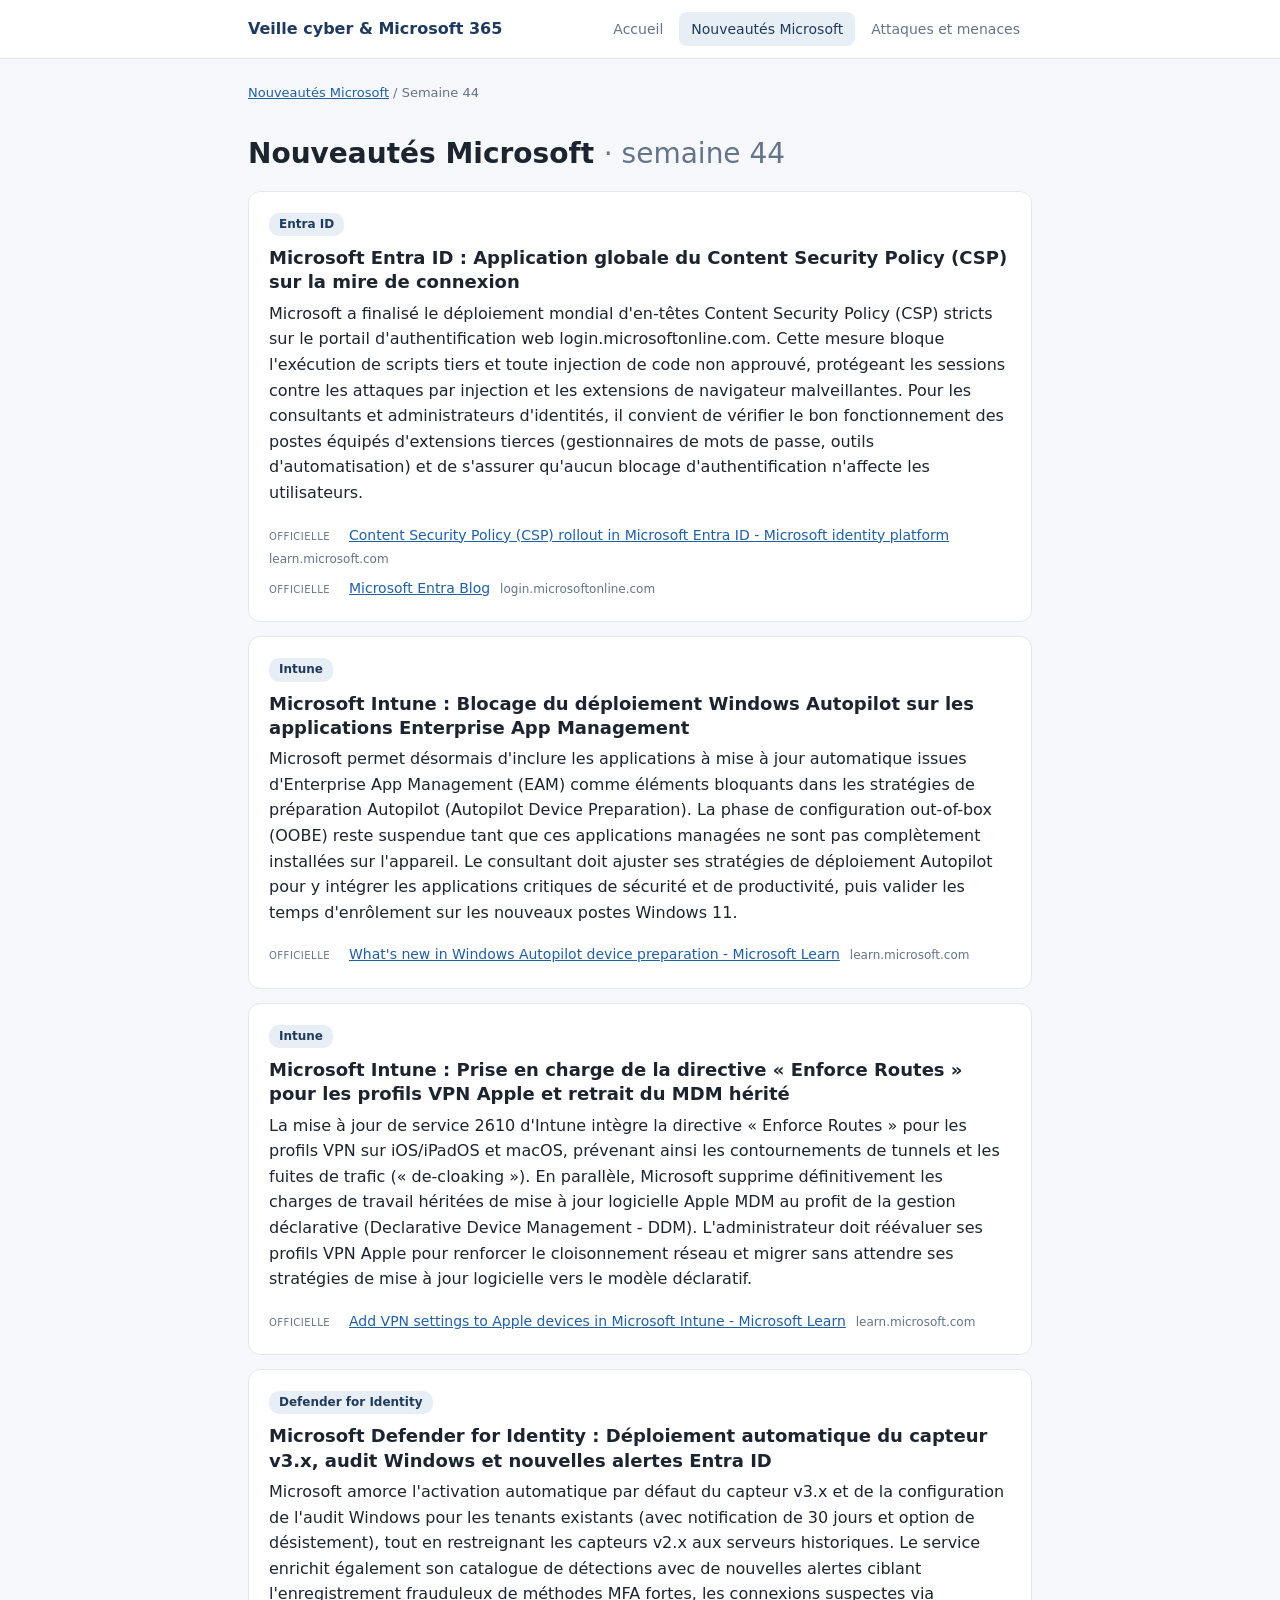
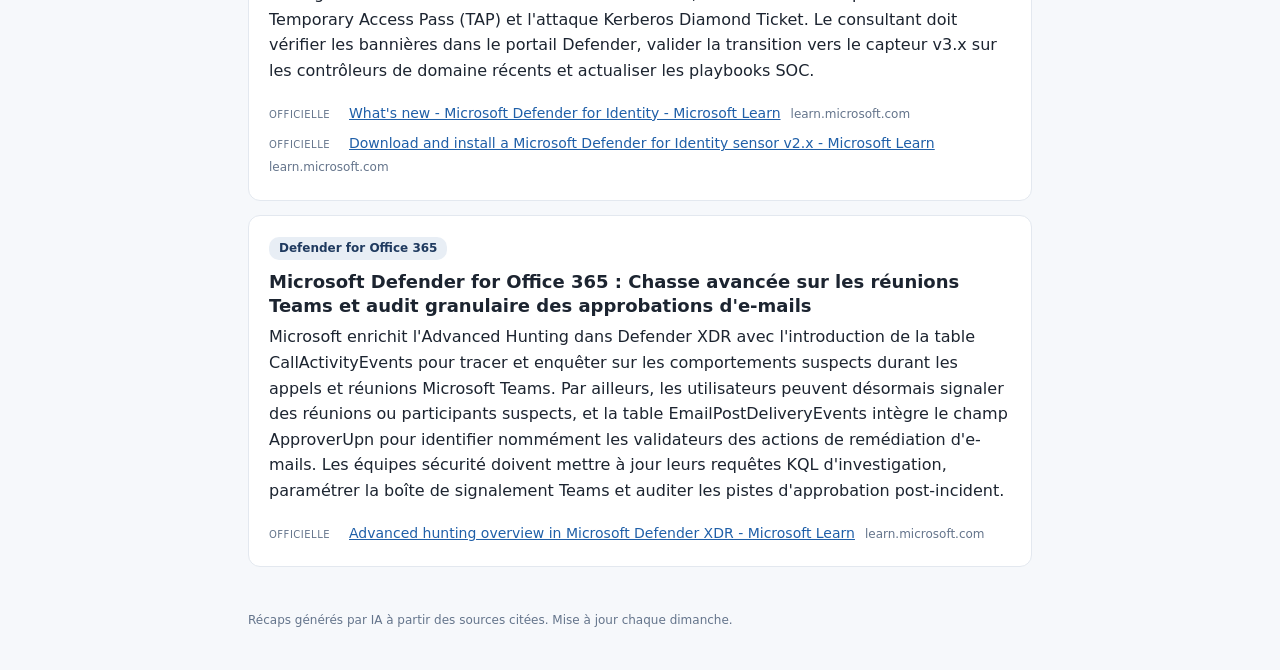
<file: docs/microsoft/2026-W44.html>
<!doctype html>
<html lang="fr">
<head>
<meta charset="utf-8">
<meta name="viewport" content="width=device-width, initial-scale=1">
<meta http-equiv="Content-Security-Policy" content="default-src 'self'; script-src 'self'; style-src 'self'; img-src 'self' data:; connect-src 'self'; base-uri 'none'; form-action 'none'">
<meta name="referrer" content="no-referrer">
<title>Nouveautés Microsoft – 2026-W44 · Veille cyber &amp; Microsoft 365</title>
<link rel="stylesheet" href="../assets/style.css">
</head>
<body>
<header class="top">
  <div class="wrap">
    <a class="brand" href="../index.html">Veille cyber &amp; Microsoft 365</a>
    <nav>
      <a href="../index.html" >Accueil</a>
      <a href="../microsoft/index.html" class="on">Nouveautés Microsoft</a><a href="../menaces/index.html" >Attaques et menaces</a>
    </nav>
  </div>
</header>
<main class="wrap">
<p class="crumb"><a href="index.html">Nouveautés Microsoft</a> / Semaine 44</p>
<h1>Nouveautés Microsoft <span class="muted">· semaine 44</span></h1>

<article class="item">
  <span class="tag">Entra ID</span>
  <h3>Microsoft Entra ID : Application globale du Content Security Policy (CSP) sur la mire de connexion</h3>
  <p>Microsoft a finalisé le déploiement mondial d&#39;en-têtes Content Security Policy (CSP) stricts sur le portail d&#39;authentification web login.microsoftonline.com. Cette mesure bloque l&#39;exécution de scripts tiers et toute injection de code non approuvé, protégeant les sessions contre les attaques par injection et les extensions de navigateur malveillantes. Pour les consultants et administrateurs d&#39;identités, il convient de vérifier le bon fonctionnement des postes équipés d&#39;extensions tierces (gestionnaires de mots de passe, outils d&#39;automatisation) et de s&#39;assurer qu&#39;aucun blocage d&#39;authentification n&#39;affecte les utilisateurs.</p>
  
  <ul class="sources">
    <li><span class="stype">officielle</span><a href="https://learn.microsoft.com/en-us/entra/identity-platform/content-security-policy" target="_blank" rel="noopener noreferrer nofollow">Content Security Policy (CSP) rollout in Microsoft Entra ID - Microsoft identity platform</a><span class="dom">learn.microsoft.com</span></li><li><span class="stype">officielle</span><a href="https://login.microsoftonline.com/common/oauth2/v2.0/authorize?client_id=09213cdc-9f30-4e82-aa6f-9b6e8d82dab3&amp;redirect_uri=https%3A%2F%2Ftechcommunity.microsoft.com%2Ft5%2Fs%2Fauth%2Foauth2callback%2Fproviderid%2Fdefault&amp;response_type=code&amp;state=VhCSHMxyieZ4HPaVO1lS5LrEq1YHzdBQjUMr6YMd960-O3xYRNNAR6imlmNOoCGz3v6ulFiiG_SJOaUU0--Q-qCj9E7grqQaKKbctmALXmNmaX9pszpEcOlvL-j7WWqawTliSqRRrn0HPjnIV8DI6VcScZ-cYXj1ueoSUY5HqloUCRgVsp3nIMtgn6aF20o0&amp;scope=User.Read+openid+email+profile+offline_access&amp;referer=https%3A%2F%2Ftechcommunity.microsoft.com%2Fcategory%2Fcommunities%2Fblog%2Fidentity" target="_blank" rel="noopener noreferrer nofollow">Microsoft Entra Blog</a><span class="dom">login.microsoftonline.com</span></li>
  </ul>
</article><article class="item">
  <span class="tag">Intune</span>
  <h3>Microsoft Intune : Blocage du déploiement Windows Autopilot sur les applications Enterprise App Management</h3>
  <p>Microsoft permet désormais d&#39;inclure les applications à mise à jour automatique issues d&#39;Enterprise App Management (EAM) comme éléments bloquants dans les stratégies de préparation Autopilot (Autopilot Device Preparation). La phase de configuration out-of-box (OOBE) reste suspendue tant que ces applications managées ne sont pas complètement installées sur l&#39;appareil. Le consultant doit ajuster ses stratégies de déploiement Autopilot pour y intégrer les applications critiques de sécurité et de productivité, puis valider les temps d&#39;enrôlement sur les nouveaux postes Windows 11.</p>
  
  <ul class="sources">
    <li><span class="stype">officielle</span><a href="https://learn.microsoft.com/en-us/autopilot/device-preparation/whats-new" target="_blank" rel="noopener noreferrer nofollow">What&#39;s new in Windows Autopilot device preparation - Microsoft Learn</a><span class="dom">learn.microsoft.com</span></li>
  </ul>
</article><article class="item">
  <span class="tag">Intune</span>
  <h3>Microsoft Intune : Prise en charge de la directive « Enforce Routes » pour les profils VPN Apple et retrait du MDM hérité</h3>
  <p>La mise à jour de service 2610 d&#39;Intune intègre la directive « Enforce Routes » pour les profils VPN sur iOS/iPadOS et macOS, prévenant ainsi les contournements de tunnels et les fuites de trafic (« de-cloaking »). En parallèle, Microsoft supprime définitivement les charges de travail héritées de mise à jour logicielle Apple MDM au profit de la gestion déclarative (Declarative Device Management - DDM). L&#39;administrateur doit réévaluer ses profils VPN Apple pour renforcer le cloisonnement réseau et migrer sans attendre ses stratégies de mise à jour logicielle vers le modèle déclaratif.</p>
  
  <ul class="sources">
    <li><span class="stype">officielle</span><a href="https://learn.microsoft.com/en-us/intune/device-configuration/templates/ref-vpn-settings-apple" target="_blank" rel="noopener noreferrer nofollow">Add VPN settings to Apple devices in Microsoft Intune - Microsoft Learn</a><span class="dom">learn.microsoft.com</span></li>
  </ul>
</article><article class="item">
  <span class="tag">Defender for Identity</span>
  <h3>Microsoft Defender for Identity : Déploiement automatique du capteur v3.x, audit Windows et nouvelles alertes Entra ID</h3>
  <p>Microsoft amorce l&#39;activation automatique par défaut du capteur v3.x et de la configuration de l&#39;audit Windows pour les tenants existants (avec notification de 30 jours et option de désistement), tout en restreignant les capteurs v2.x aux serveurs historiques. Le service enrichit également son catalogue de détections avec de nouvelles alertes ciblant l&#39;enregistrement frauduleux de méthodes MFA fortes, les connexions suspectes via Temporary Access Pass (TAP) et l&#39;attaque Kerberos Diamond Ticket. Le consultant doit vérifier les bannières dans le portail Defender, valider la transition vers le capteur v3.x sur les contrôleurs de domaine récents et actualiser les playbooks SOC.</p>
  
  <ul class="sources">
    <li><span class="stype">officielle</span><a href="https://learn.microsoft.com/en-us/defender-for-identity/whats-new" target="_blank" rel="noopener noreferrer nofollow">What&#39;s new - Microsoft Defender for Identity - Microsoft Learn</a><span class="dom">learn.microsoft.com</span></li><li><span class="stype">officielle</span><a href="https://learn.microsoft.com/en-us/defender-for-identity/deploy/install-sensor" target="_blank" rel="noopener noreferrer nofollow">Download and install a Microsoft Defender for Identity sensor v2.x - Microsoft Learn</a><span class="dom">learn.microsoft.com</span></li>
  </ul>
</article><article class="item">
  <span class="tag">Defender for Office 365</span>
  <h3>Microsoft Defender for Office 365 : Chasse avancée sur les réunions Teams et audit granulaire des approbations d&#39;e-mails</h3>
  <p>Microsoft enrichit l&#39;Advanced Hunting dans Defender XDR avec l&#39;introduction de la table CallActivityEvents pour tracer et enquêter sur les comportements suspects durant les appels et réunions Microsoft Teams. Par ailleurs, les utilisateurs peuvent désormais signaler des réunions ou participants suspects, et la table EmailPostDeliveryEvents intègre le champ ApproverUpn pour identifier nommément les validateurs des actions de remédiation d&#39;e-mails. Les équipes sécurité doivent mettre à jour leurs requêtes KQL d&#39;investigation, paramétrer la boîte de signalement Teams et auditer les pistes d&#39;approbation post-incident.</p>
  
  <ul class="sources">
    <li><span class="stype">officielle</span><a href="https://learn.microsoft.com/en-us/defender-xdr/advanced-hunting-overview" target="_blank" rel="noopener noreferrer nofollow">Advanced hunting overview in Microsoft Defender XDR - Microsoft Learn</a><span class="dom">learn.microsoft.com</span></li>
  </ul>
</article>
</main>
<footer class="wrap foot">Récaps générés par IA à partir des sources citées. Mise à jour chaque dimanche.</footer>

</body>
</html>
</file>
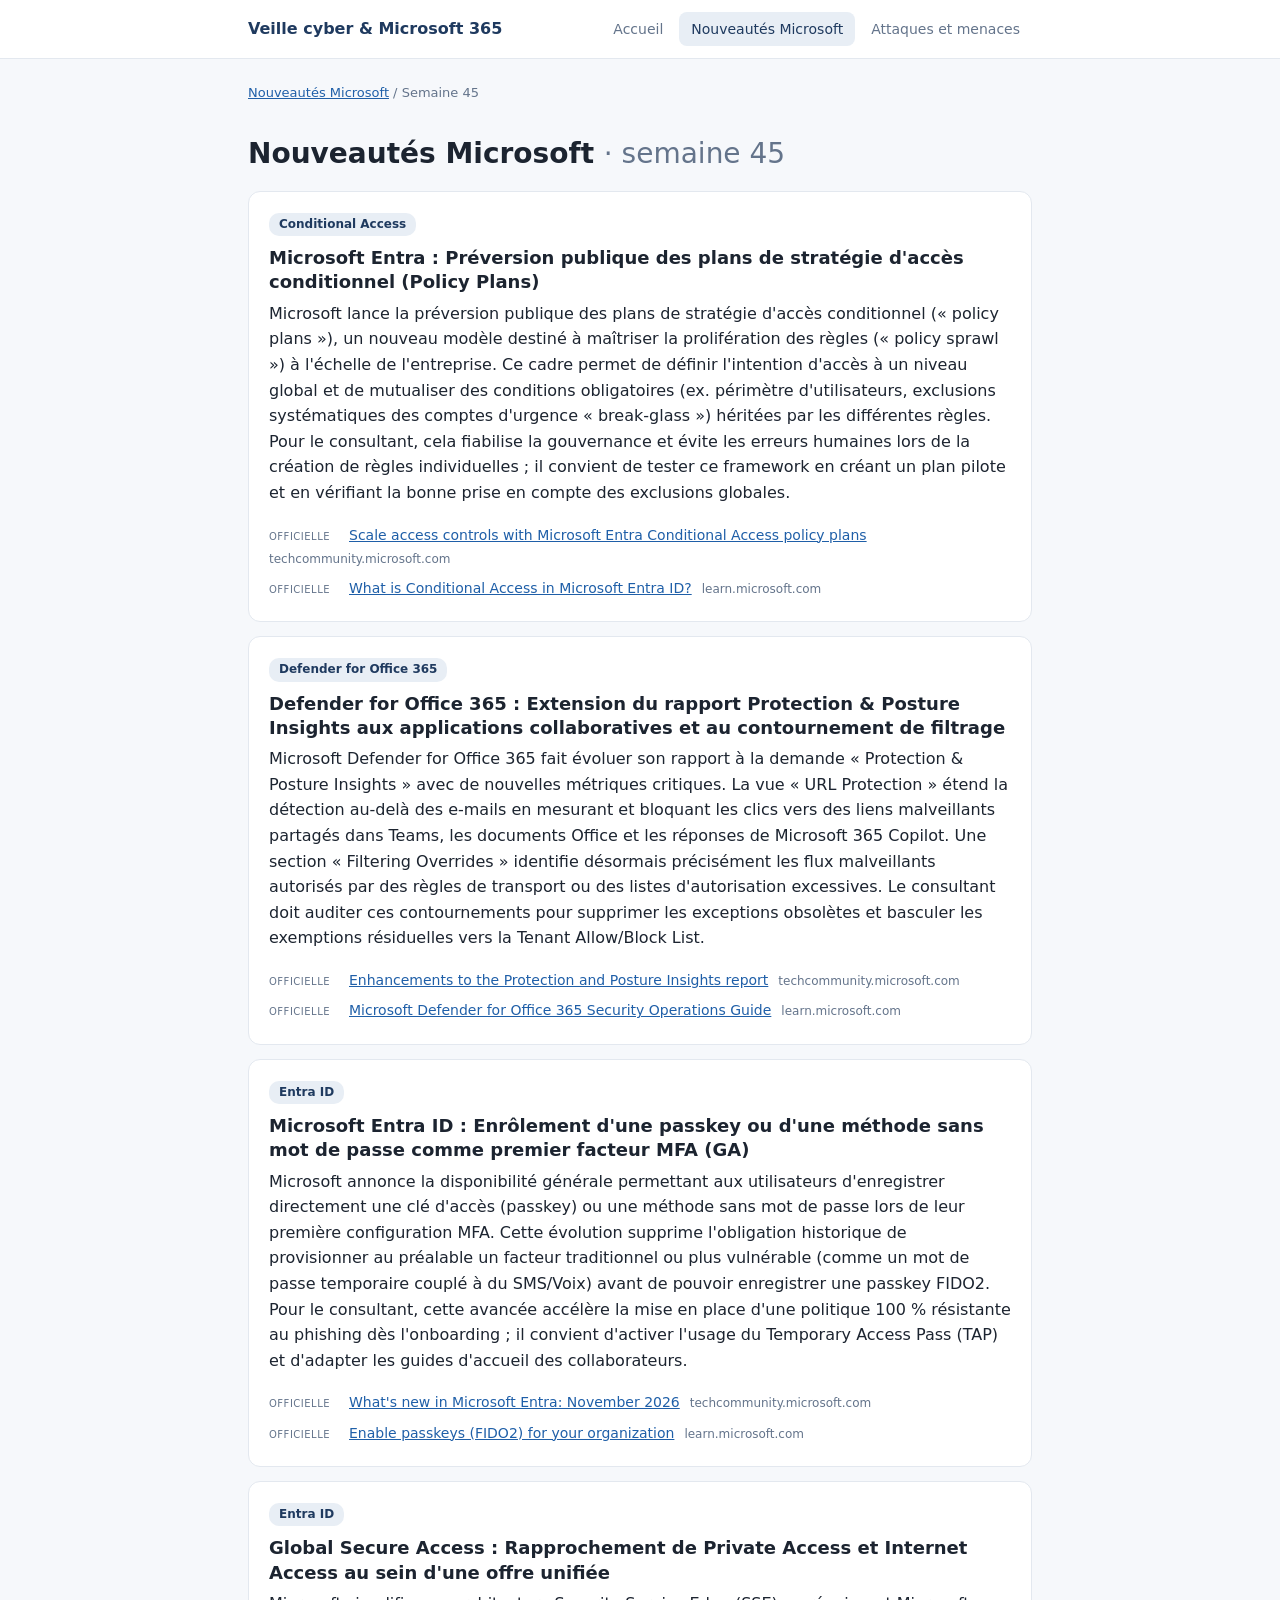
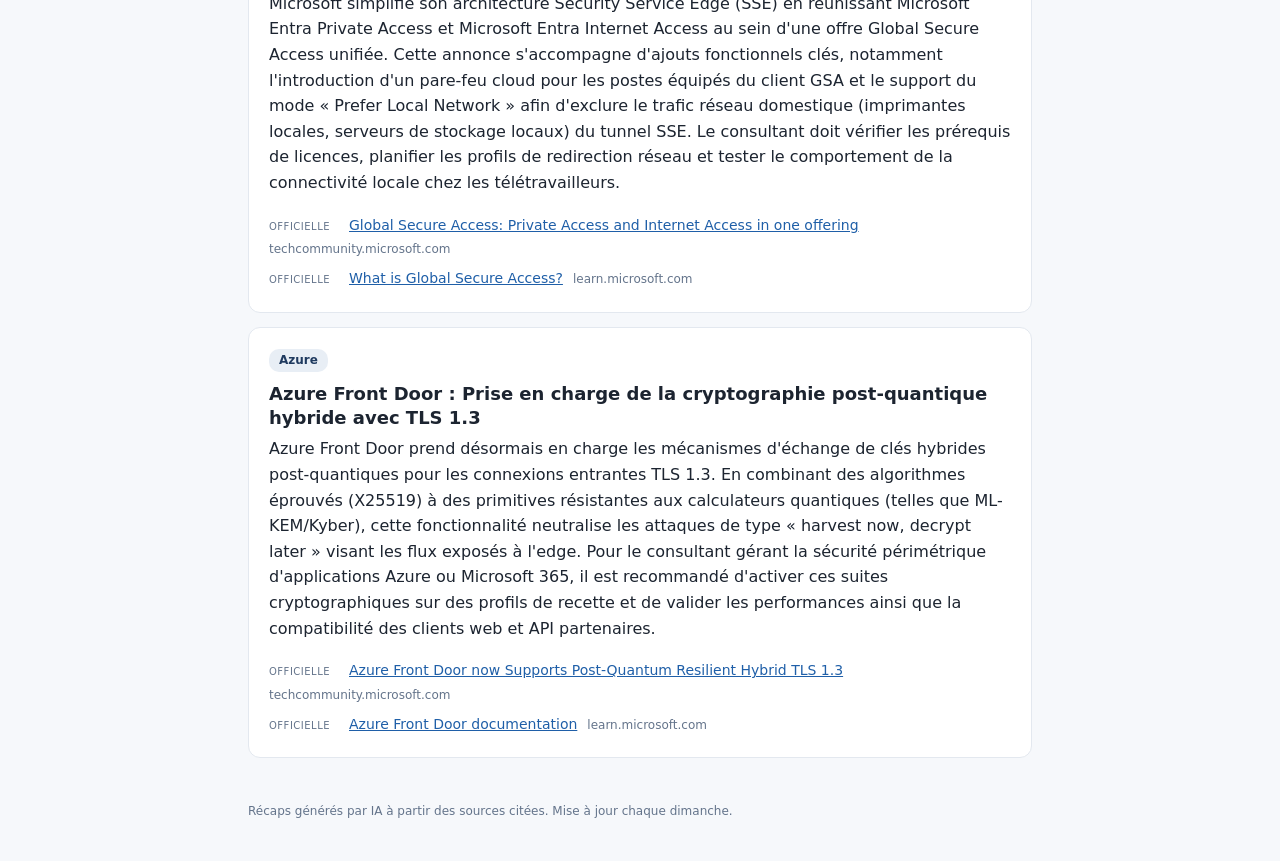
<file: docs/microsoft/2026-W45.html>
<!doctype html>
<html lang="fr">
<head>
<meta charset="utf-8">
<meta name="viewport" content="width=device-width, initial-scale=1">
<meta http-equiv="Content-Security-Policy" content="default-src 'self'; script-src 'self'; style-src 'self'; img-src 'self' data:; connect-src 'self'; base-uri 'none'; form-action 'none'">
<meta name="referrer" content="no-referrer">
<title>Nouveautés Microsoft – 2026-W45 · Veille cyber &amp; Microsoft 365</title>
<link rel="stylesheet" href="../assets/style.css">
</head>
<body>
<header class="top">
  <div class="wrap">
    <a class="brand" href="../index.html">Veille cyber &amp; Microsoft 365</a>
    <nav>
      <a href="../index.html" >Accueil</a>
      <a href="../microsoft/index.html" class="on">Nouveautés Microsoft</a><a href="../menaces/index.html" >Attaques et menaces</a>
    </nav>
  </div>
</header>
<main class="wrap">
<p class="crumb"><a href="index.html">Nouveautés Microsoft</a> / Semaine 45</p>
<h1>Nouveautés Microsoft <span class="muted">· semaine 45</span></h1>

<article class="item">
  <span class="tag">Conditional Access</span>
  <h3>Microsoft Entra : Préversion publique des plans de stratégie d&#39;accès conditionnel (Policy Plans)</h3>
  <p>Microsoft lance la préversion publique des plans de stratégie d&#39;accès conditionnel (« policy plans »), un nouveau modèle destiné à maîtriser la prolifération des règles (« policy sprawl ») à l&#39;échelle de l&#39;entreprise. Ce cadre permet de définir l&#39;intention d&#39;accès à un niveau global et de mutualiser des conditions obligatoires (ex. périmètre d&#39;utilisateurs, exclusions systématiques des comptes d&#39;urgence « break-glass ») héritées par les différentes règles. Pour le consultant, cela fiabilise la gouvernance et évite les erreurs humaines lors de la création de règles individuelles ; il convient de tester ce framework en créant un plan pilote et en vérifiant la bonne prise en compte des exclusions globales.</p>
  
  <ul class="sources">
    <li><span class="stype">officielle</span><a href="https://techcommunity.microsoft.com/blog/microsoft-entra-blog/scale-access-controls-with-microsoft-entra-conditional-access-policy-plans/4569647" target="_blank" rel="noopener noreferrer nofollow">Scale access controls with Microsoft Entra Conditional Access policy plans</a><span class="dom">techcommunity.microsoft.com</span></li><li><span class="stype">officielle</span><a href="https://learn.microsoft.com/en-us/entra/identity/conditional-access/overview" target="_blank" rel="noopener noreferrer nofollow">What is Conditional Access in Microsoft Entra ID?</a><span class="dom">learn.microsoft.com</span></li>
  </ul>
</article><article class="item">
  <span class="tag">Defender for Office 365</span>
  <h3>Defender for Office 365 : Extension du rapport Protection &amp; Posture Insights aux applications collaboratives et au contournement de filtrage</h3>
  <p>Microsoft Defender for Office 365 fait évoluer son rapport à la demande « Protection &amp; Posture Insights » avec de nouvelles métriques critiques. La vue « URL Protection » étend la détection au-delà des e-mails en mesurant et bloquant les clics vers des liens malveillants partagés dans Teams, les documents Office et les réponses de Microsoft 365 Copilot. Une section « Filtering Overrides » identifie désormais précisément les flux malveillants autorisés par des règles de transport ou des listes d&#39;autorisation excessives. Le consultant doit auditer ces contournements pour supprimer les exceptions obsolètes et basculer les exemptions résiduelles vers la Tenant Allow/Block List.</p>
  
  <ul class="sources">
    <li><span class="stype">officielle</span><a href="https://techcommunity.microsoft.com/blog/microsoftdefenderforoffice365blog/enhancements-to-the-protection-and-posture-insights-report/4568163" target="_blank" rel="noopener noreferrer nofollow">Enhancements to the Protection and Posture Insights report</a><span class="dom">techcommunity.microsoft.com</span></li><li><span class="stype">officielle</span><a href="https://learn.microsoft.com/en-us/defender-office-365/mdo-sec-ops-guide" target="_blank" rel="noopener noreferrer nofollow">Microsoft Defender for Office 365 Security Operations Guide</a><span class="dom">learn.microsoft.com</span></li>
  </ul>
</article><article class="item">
  <span class="tag">Entra ID</span>
  <h3>Microsoft Entra ID : Enrôlement d&#39;une passkey ou d&#39;une méthode sans mot de passe comme premier facteur MFA (GA)</h3>
  <p>Microsoft annonce la disponibilité générale permettant aux utilisateurs d&#39;enregistrer directement une clé d&#39;accès (passkey) ou une méthode sans mot de passe lors de leur première configuration MFA. Cette évolution supprime l&#39;obligation historique de provisionner au préalable un facteur traditionnel ou plus vulnérable (comme un mot de passe temporaire couplé à du SMS/Voix) avant de pouvoir enregistrer une passkey FIDO2. Pour le consultant, cette avancée accélère la mise en place d&#39;une politique 100 % résistante au phishing dès l&#39;onboarding ; il convient d&#39;activer l&#39;usage du Temporary Access Pass (TAP) et d&#39;adapter les guides d&#39;accueil des collaborateurs.</p>
  
  <ul class="sources">
    <li><span class="stype">officielle</span><a href="https://techcommunity.microsoft.com/blog/microsoft-entra-blog/what%E2%80%99s-new-in-microsoft-entra-november-2026/4556457" target="_blank" rel="noopener noreferrer nofollow">What&#39;s new in Microsoft Entra: November 2026</a><span class="dom">techcommunity.microsoft.com</span></li><li><span class="stype">officielle</span><a href="https://learn.microsoft.com/en-us/entra/identity/authentication/how-to-authentication-passkeys-fido2" target="_blank" rel="noopener noreferrer nofollow">Enable passkeys (FIDO2) for your organization</a><span class="dom">learn.microsoft.com</span></li>
  </ul>
</article><article class="item">
  <span class="tag">Entra ID</span>
  <h3>Global Secure Access : Rapprochement de Private Access et Internet Access au sein d&#39;une offre unifiée</h3>
  <p>Microsoft simplifie son architecture Security Service Edge (SSE) en réunissant Microsoft Entra Private Access et Microsoft Entra Internet Access au sein d&#39;une offre Global Secure Access unifiée. Cette annonce s&#39;accompagne d&#39;ajouts fonctionnels clés, notamment l&#39;introduction d&#39;un pare-feu cloud pour les postes équipés du client GSA et le support du mode « Prefer Local Network » afin d&#39;exclure le trafic réseau domestique (imprimantes locales, serveurs de stockage locaux) du tunnel SSE. Le consultant doit vérifier les prérequis de licences, planifier les profils de redirection réseau et tester le comportement de la connectivité locale chez les télétravailleurs.</p>
  
  <ul class="sources">
    <li><span class="stype">officielle</span><a href="https://techcommunity.microsoft.com/blog/microsoft-entra-blog/catch-microsoft-entra-at-ignite-2026/4513159" target="_blank" rel="noopener noreferrer nofollow">Global Secure Access: Private Access and Internet Access in one offering</a><span class="dom">techcommunity.microsoft.com</span></li><li><span class="stype">officielle</span><a href="https://learn.microsoft.com/en-us/entra/global-secure-access/overview-what-is-global-secure-access" target="_blank" rel="noopener noreferrer nofollow">What is Global Secure Access?</a><span class="dom">learn.microsoft.com</span></li>
  </ul>
</article><article class="item">
  <span class="tag">Azure</span>
  <h3>Azure Front Door : Prise en charge de la cryptographie post-quantique hybride avec TLS 1.3</h3>
  <p>Azure Front Door prend désormais en charge les mécanismes d&#39;échange de clés hybrides post-quantiques pour les connexions entrantes TLS 1.3. En combinant des algorithmes éprouvés (X25519) à des primitives résistantes aux calculateurs quantiques (telles que ML-KEM/Kyber), cette fonctionnalité neutralise les attaques de type « harvest now, decrypt later » visant les flux exposés à l&#39;edge. Pour le consultant gérant la sécurité périmétrique d&#39;applications Azure ou Microsoft 365, il est recommandé d&#39;activer ces suites cryptographiques sur des profils de recette et de valider les performances ainsi que la compatibilité des clients web et API partenaires.</p>
  
  <ul class="sources">
    <li><span class="stype">officielle</span><a href="https://techcommunity.microsoft.com/blog/post-quantum-crypto-tech-blog/azure-front-door-now-supports-post-quantum-resilient-hybrid-tls-1-3/4571081" target="_blank" rel="noopener noreferrer nofollow">Azure Front Door now Supports Post-Quantum Resilient Hybrid TLS 1.3</a><span class="dom">techcommunity.microsoft.com</span></li><li><span class="stype">officielle</span><a href="https://learn.microsoft.com/en-us/azure/frontdoor/front-door-overview" target="_blank" rel="noopener noreferrer nofollow">Azure Front Door documentation</a><span class="dom">learn.microsoft.com</span></li>
  </ul>
</article>
</main>
<footer class="wrap foot">Récaps générés par IA à partir des sources citées. Mise à jour chaque dimanche.</footer>

</body>
</html>
</file>
<file: docs/assets/style.css>
:root{--bg:#f6f8fb;--card:#fff;--text:#1c2430;--muted:#64748b;--line:#e3e8ef;--accent:#1f3a5f;--link:#1f5fa8;--tag:#e8eef5;--note:#f0f7f1;--noteb:#2e7d4f;--notet:#1d4d32}
@media (prefers-color-scheme:dark){:root{--bg:#0f1520;--card:#161e2b;--text:#e4e9f0;--muted:#94a3b8;--line:#263142;--accent:#9cc0ea;--link:#8ab8f0;--tag:#1f2c40;--note:#14261c;--noteb:#4caf7a;--notet:#bfe6cf}}
*{box-sizing:border-box}
body{margin:0;background:var(--bg);color:var(--text);font:16px/1.6 "Segoe UI",system-ui,-apple-system,Helvetica,Arial,sans-serif}
.wrap{max-width:820px;margin:0 auto;padding:0 18px}
a{color:var(--link)}
.top{background:var(--card);border-bottom:1px solid var(--line);position:sticky;top:0;z-index:2}
.top .wrap{display:flex;flex-wrap:wrap;gap:8px 20px;align-items:center;justify-content:space-between;padding-top:12px;padding-bottom:12px}
.brand{font-weight:700;color:var(--accent);text-decoration:none}
nav{display:flex;gap:4px;flex-wrap:wrap}
nav a{text-decoration:none;color:var(--muted);padding:6px 12px;border-radius:8px;font-size:14px}
nav a.on,nav a:hover{background:var(--tag);color:var(--accent)}
h1{font-size:28px;margin:28px 0 12px}
h2{font-size:22px;margin:36px 0 8px}
.muted{color:var(--muted);font-weight:400}
.crumb{font-size:13px;color:var(--muted);margin-top:24px}
.item{background:var(--card);border:1px solid var(--line);border-radius:12px;padding:18px 20px;margin:14px 0}
.item h3{font-size:18px;line-height:1.35;margin:10px 0 6px}
.item p{margin:0}
.tag{display:inline-block;font-size:12px;font-weight:600;background:var(--tag);color:var(--accent);padding:2px 10px;border-radius:10px}
.note{margin-top:12px;padding:10px 12px;background:var(--note);border-left:3px solid var(--noteb);border-radius:4px;font-size:14px;color:var(--notet)}
.sources{list-style:none;padding:0;margin:14px 0 0;font-size:14px}
.sources li{padding:4px 0;display:flex;flex-wrap:wrap;gap:4px 10px;align-items:baseline}
.stype{font-size:10px;text-transform:uppercase;letter-spacing:.05em;color:var(--muted);min-width:70px}
.dom{color:var(--muted);font-size:12px}
.archive{list-style:none;padding:0}
.archive li{display:flex;justify-content:space-between;padding:12px 0;border-bottom:1px solid var(--line)}
.count{color:var(--muted);font-size:14px}
.search{margin-top:28px}
.search input{width:100%;padding:12px 14px;font-size:16px;border:1px solid var(--line);border-radius:10px;background:var(--card);color:var(--text)}
.results{list-style:none;padding:0;margin:8px 0 0}
.results li{background:var(--card);border:1px solid var(--line);border-radius:10px;padding:10px 14px;margin:6px 0}
.results small{color:var(--muted)}
.more{font-size:14px}
.sr{position:absolute;left:-9999px}
.foot{color:var(--muted);font-size:12px;padding:30px 18px 40px}
</file>
